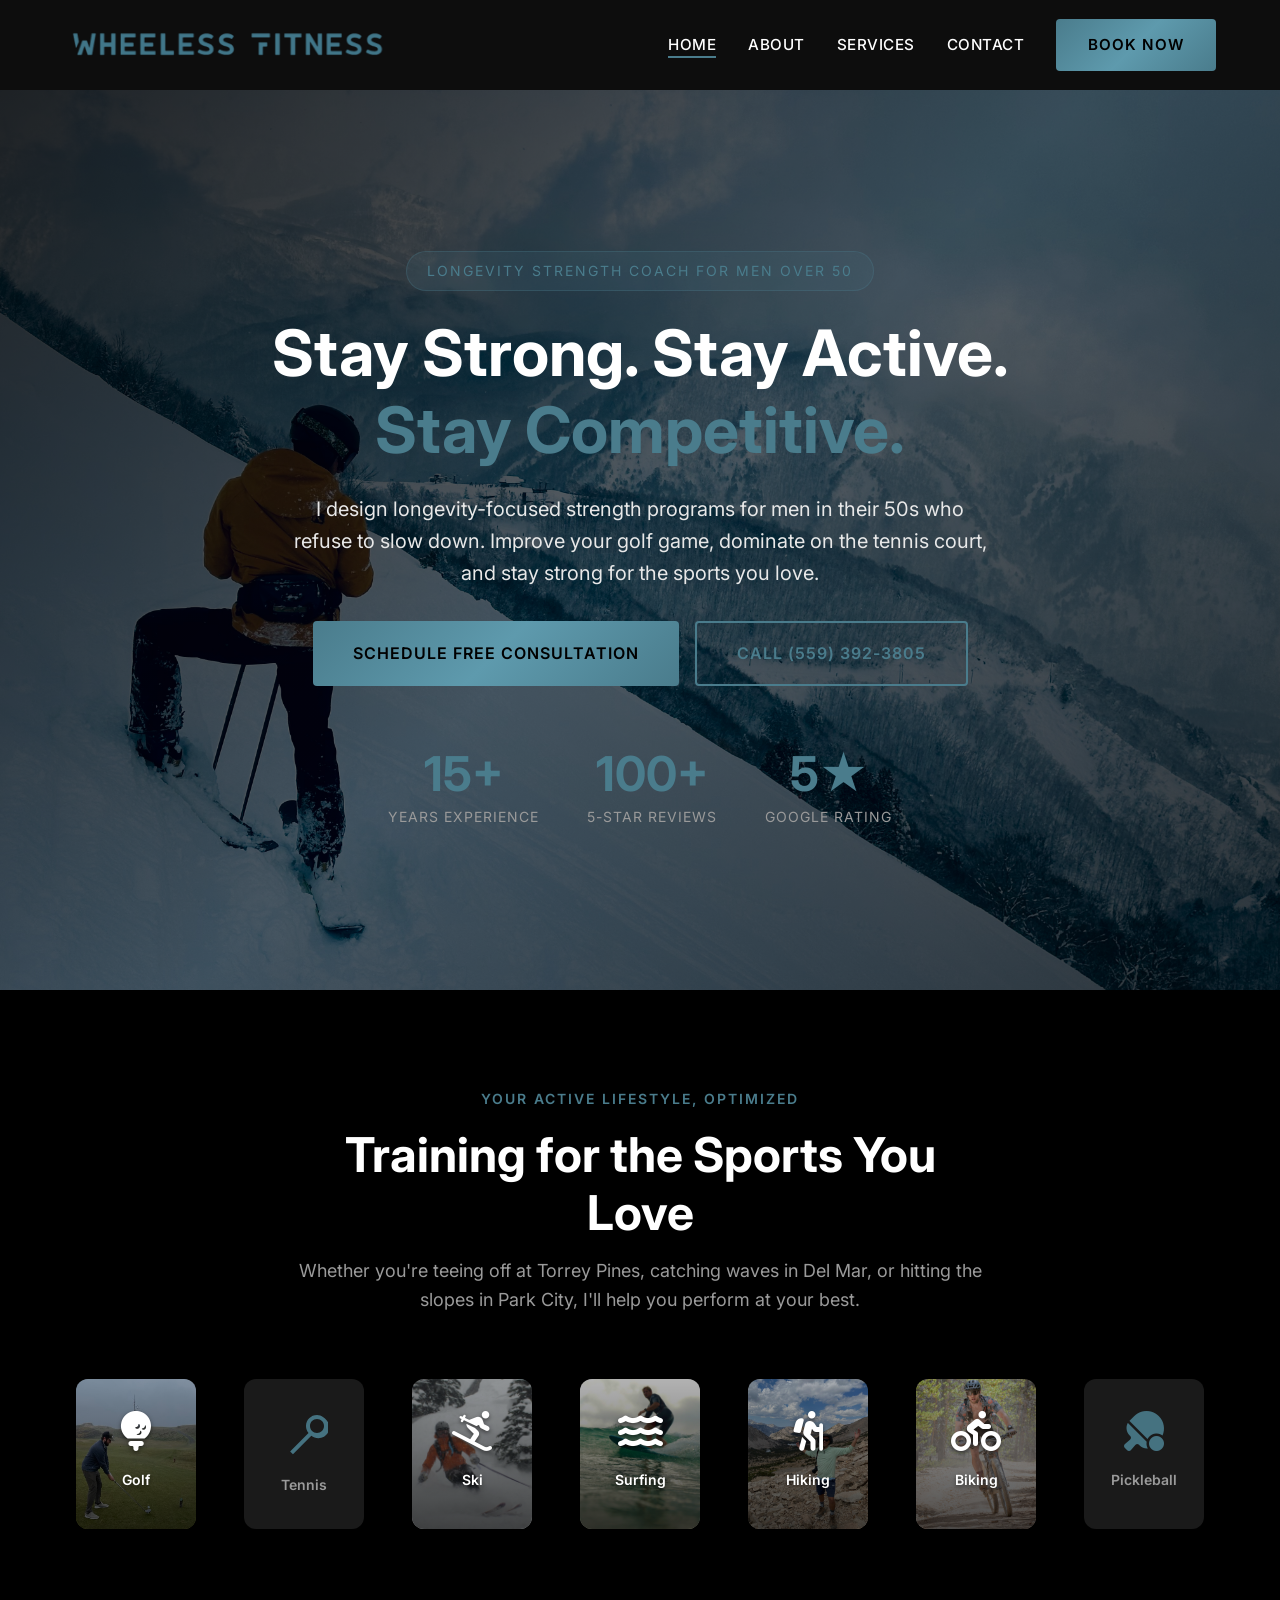
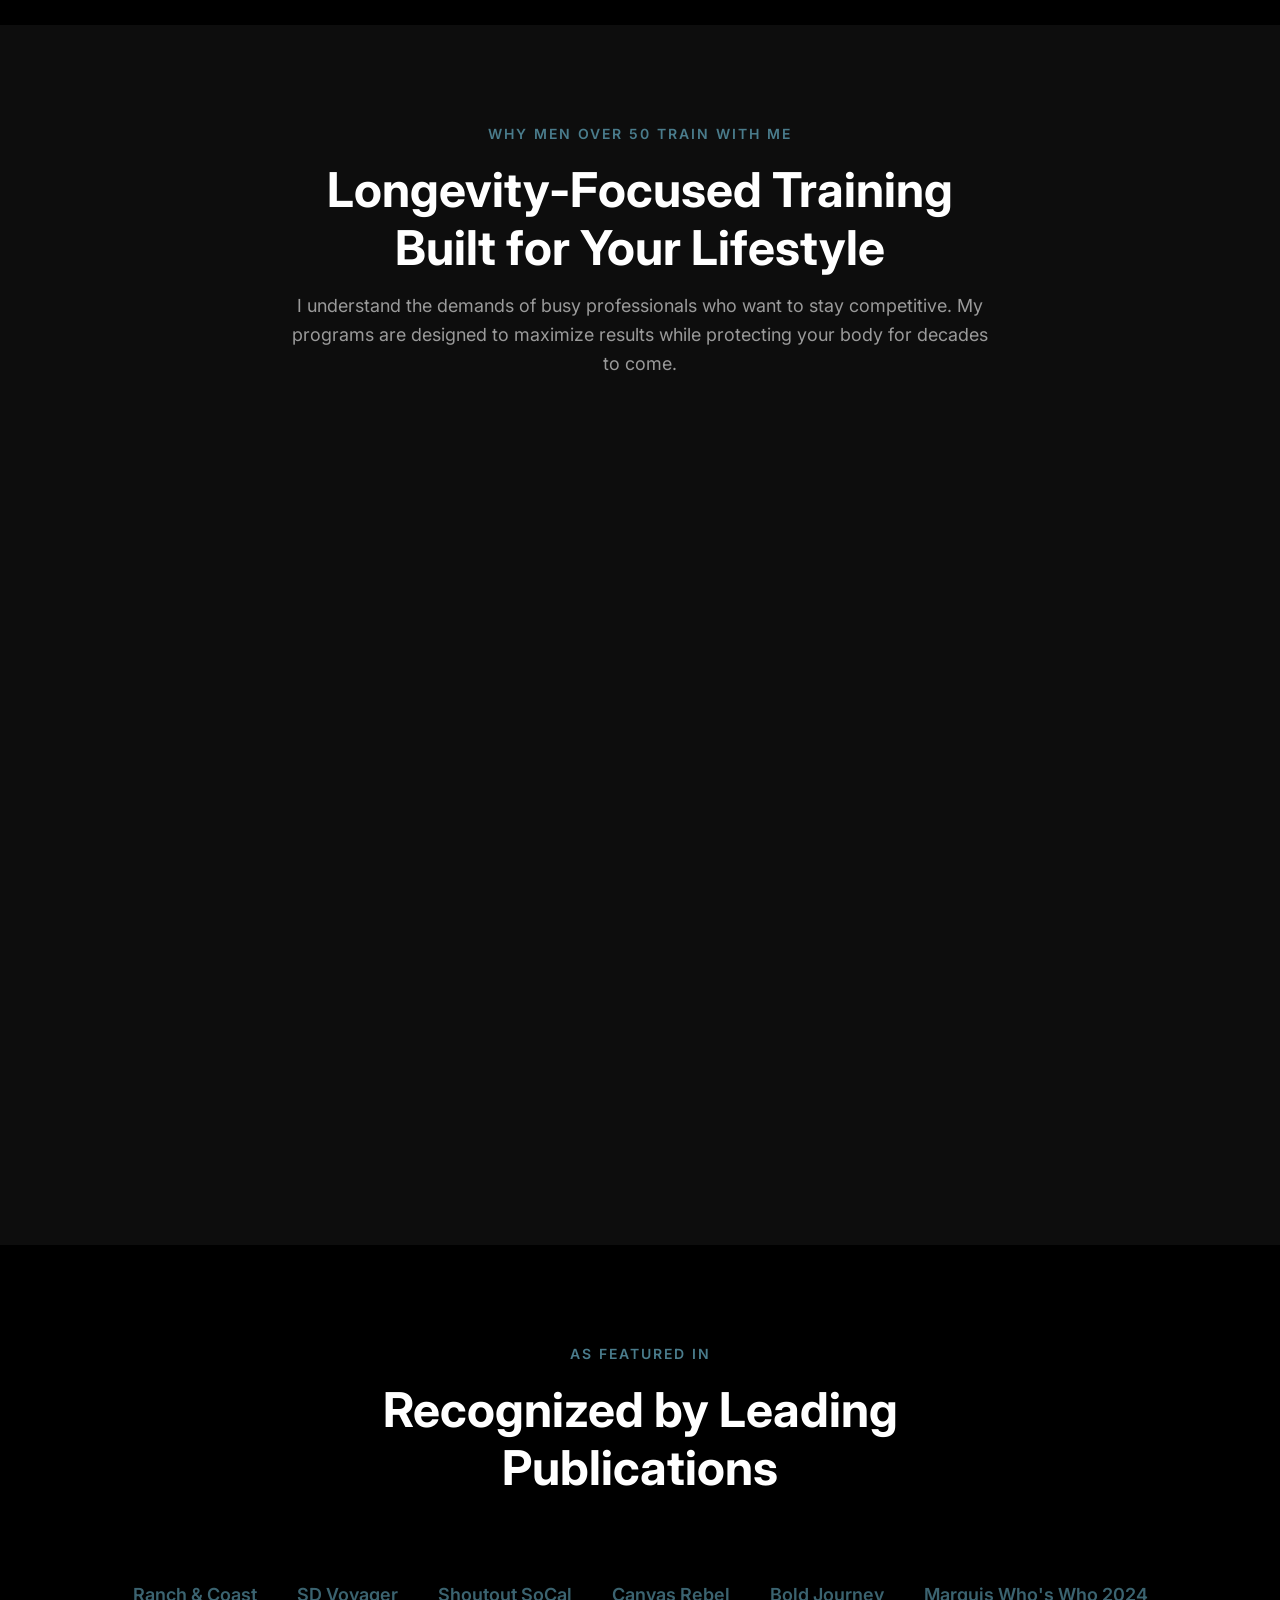
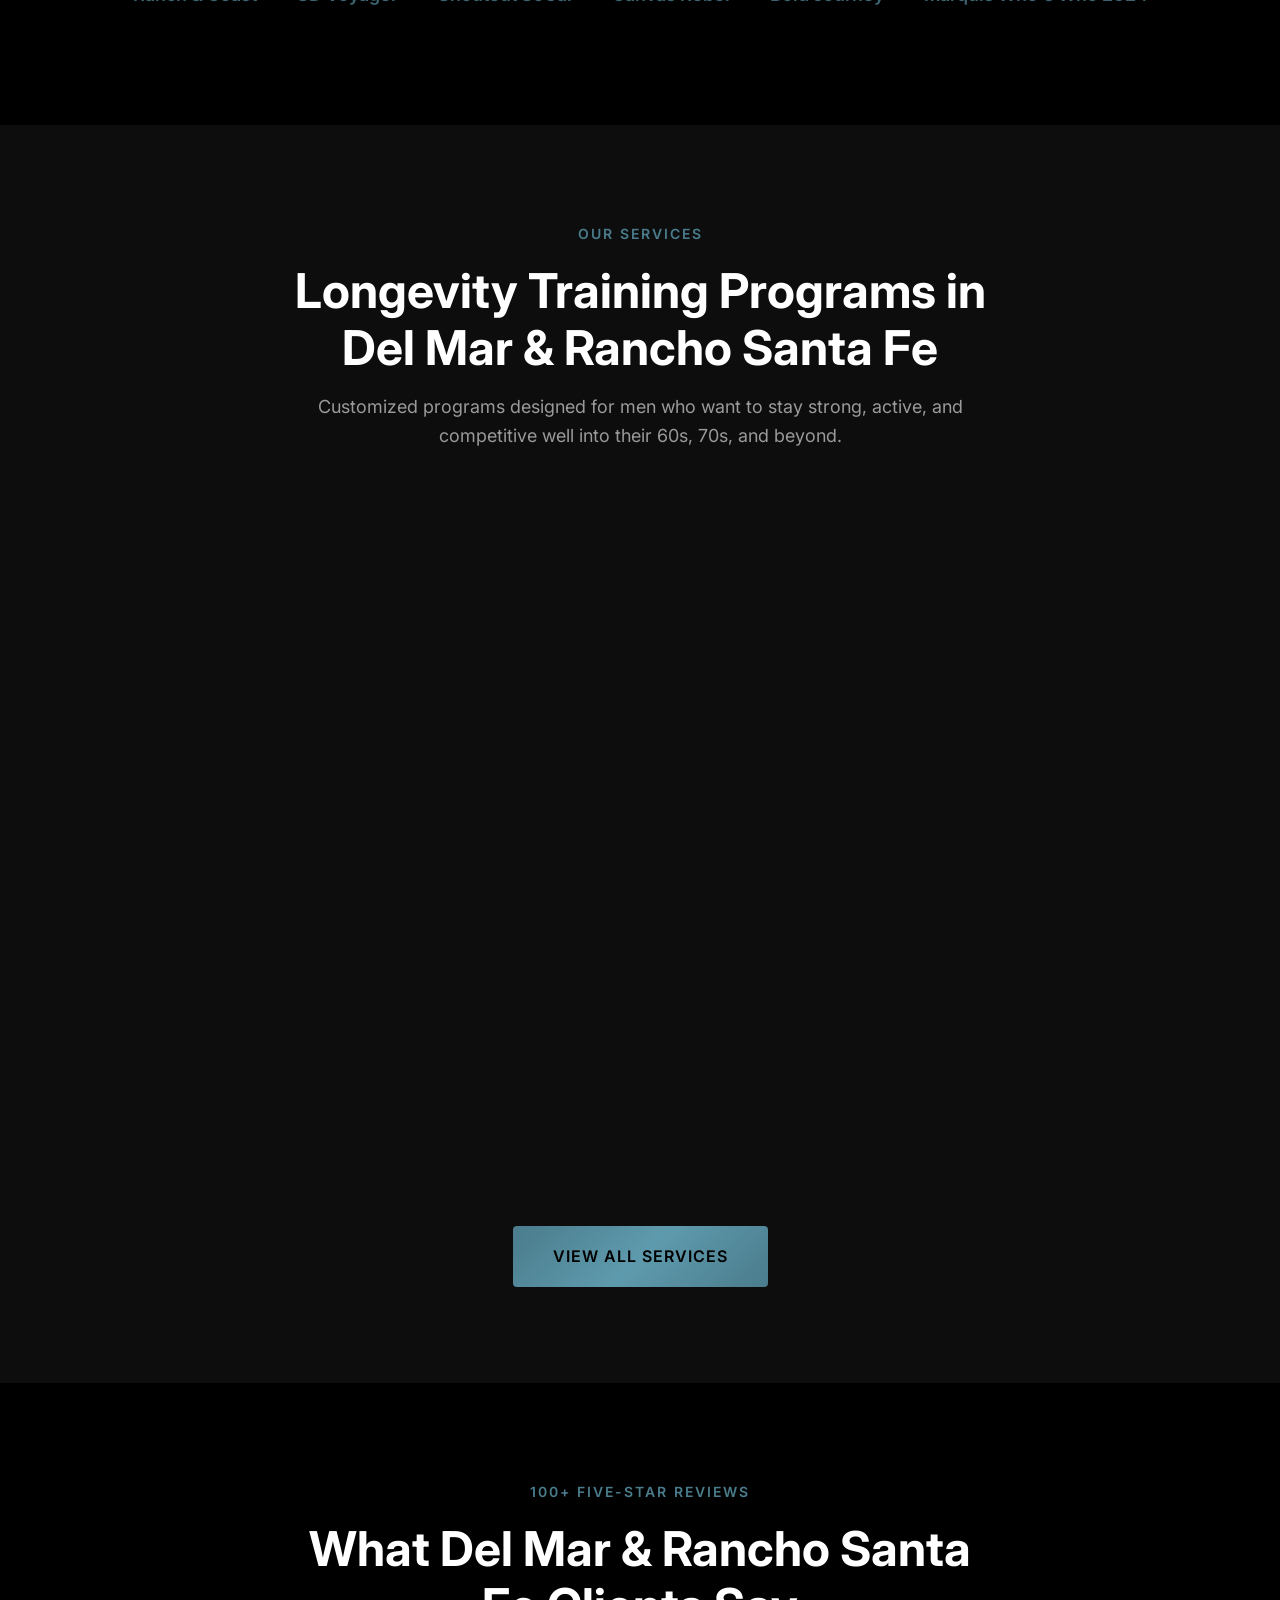
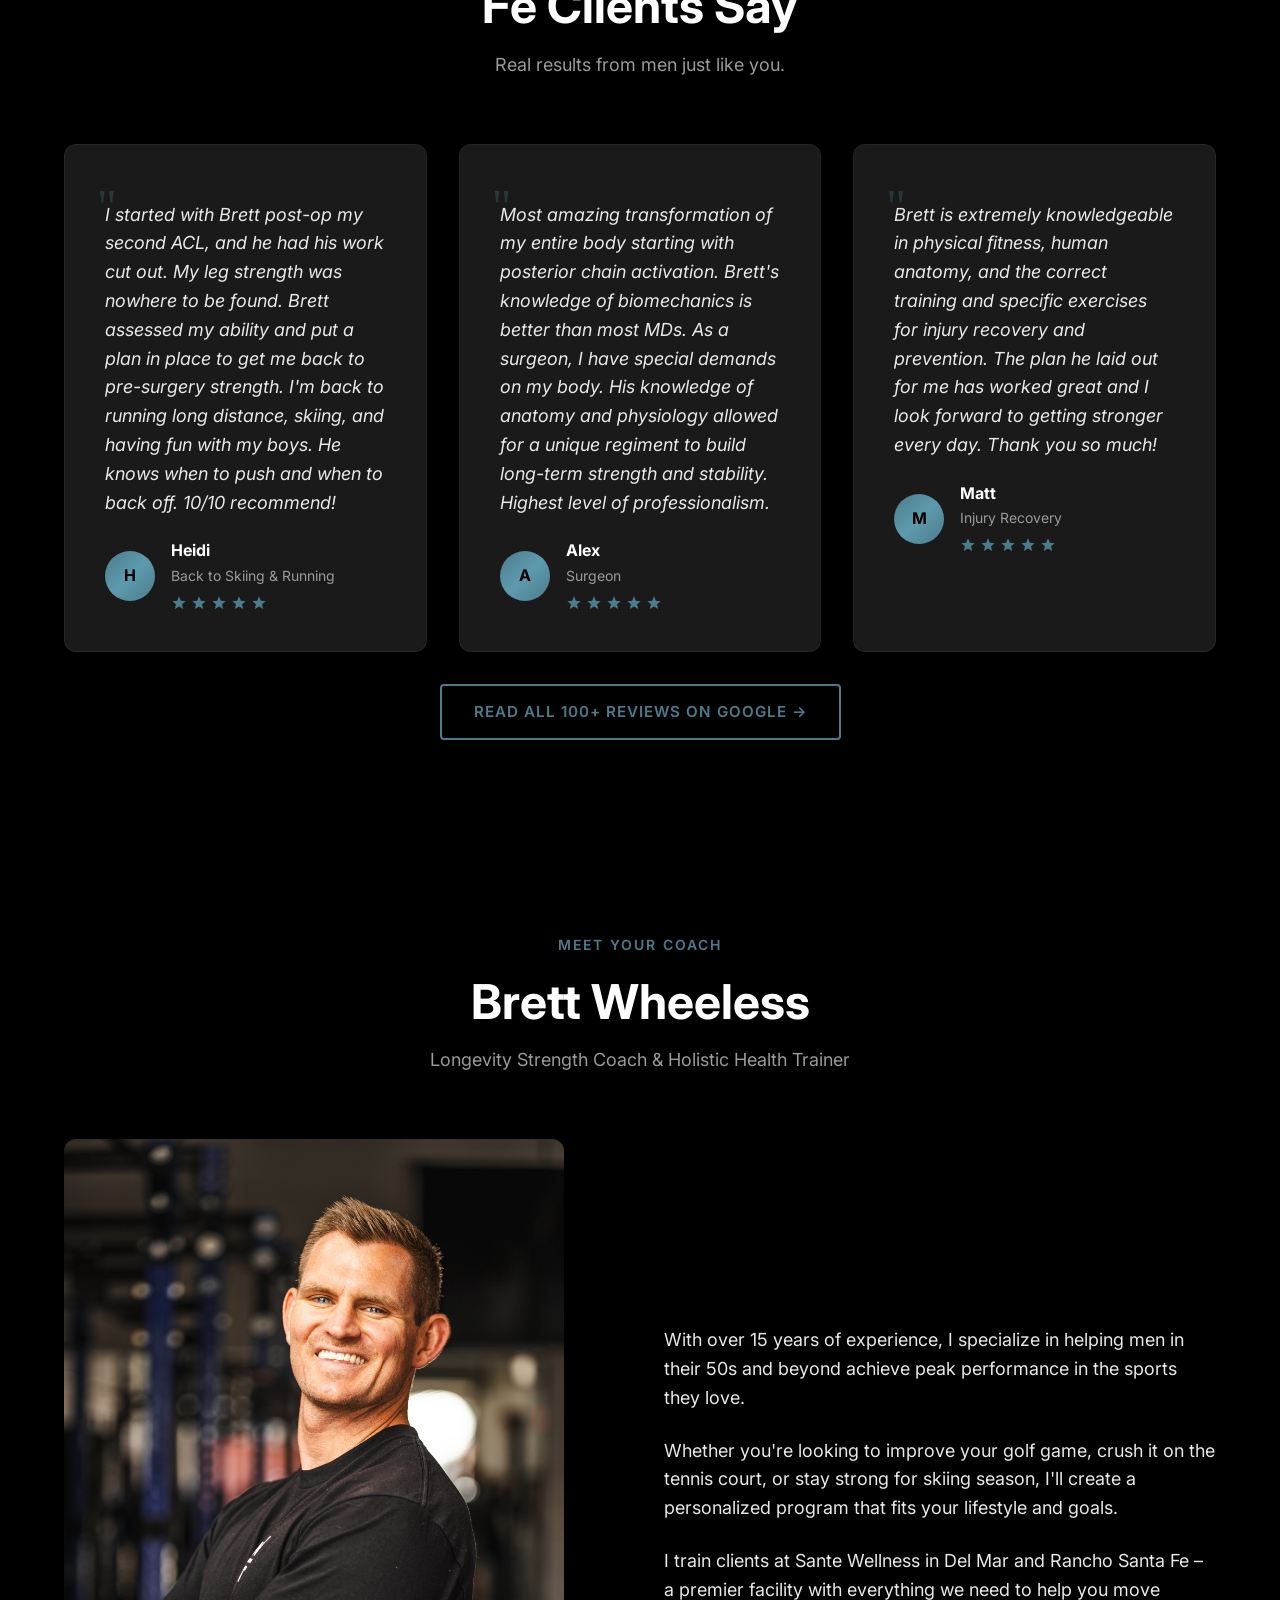
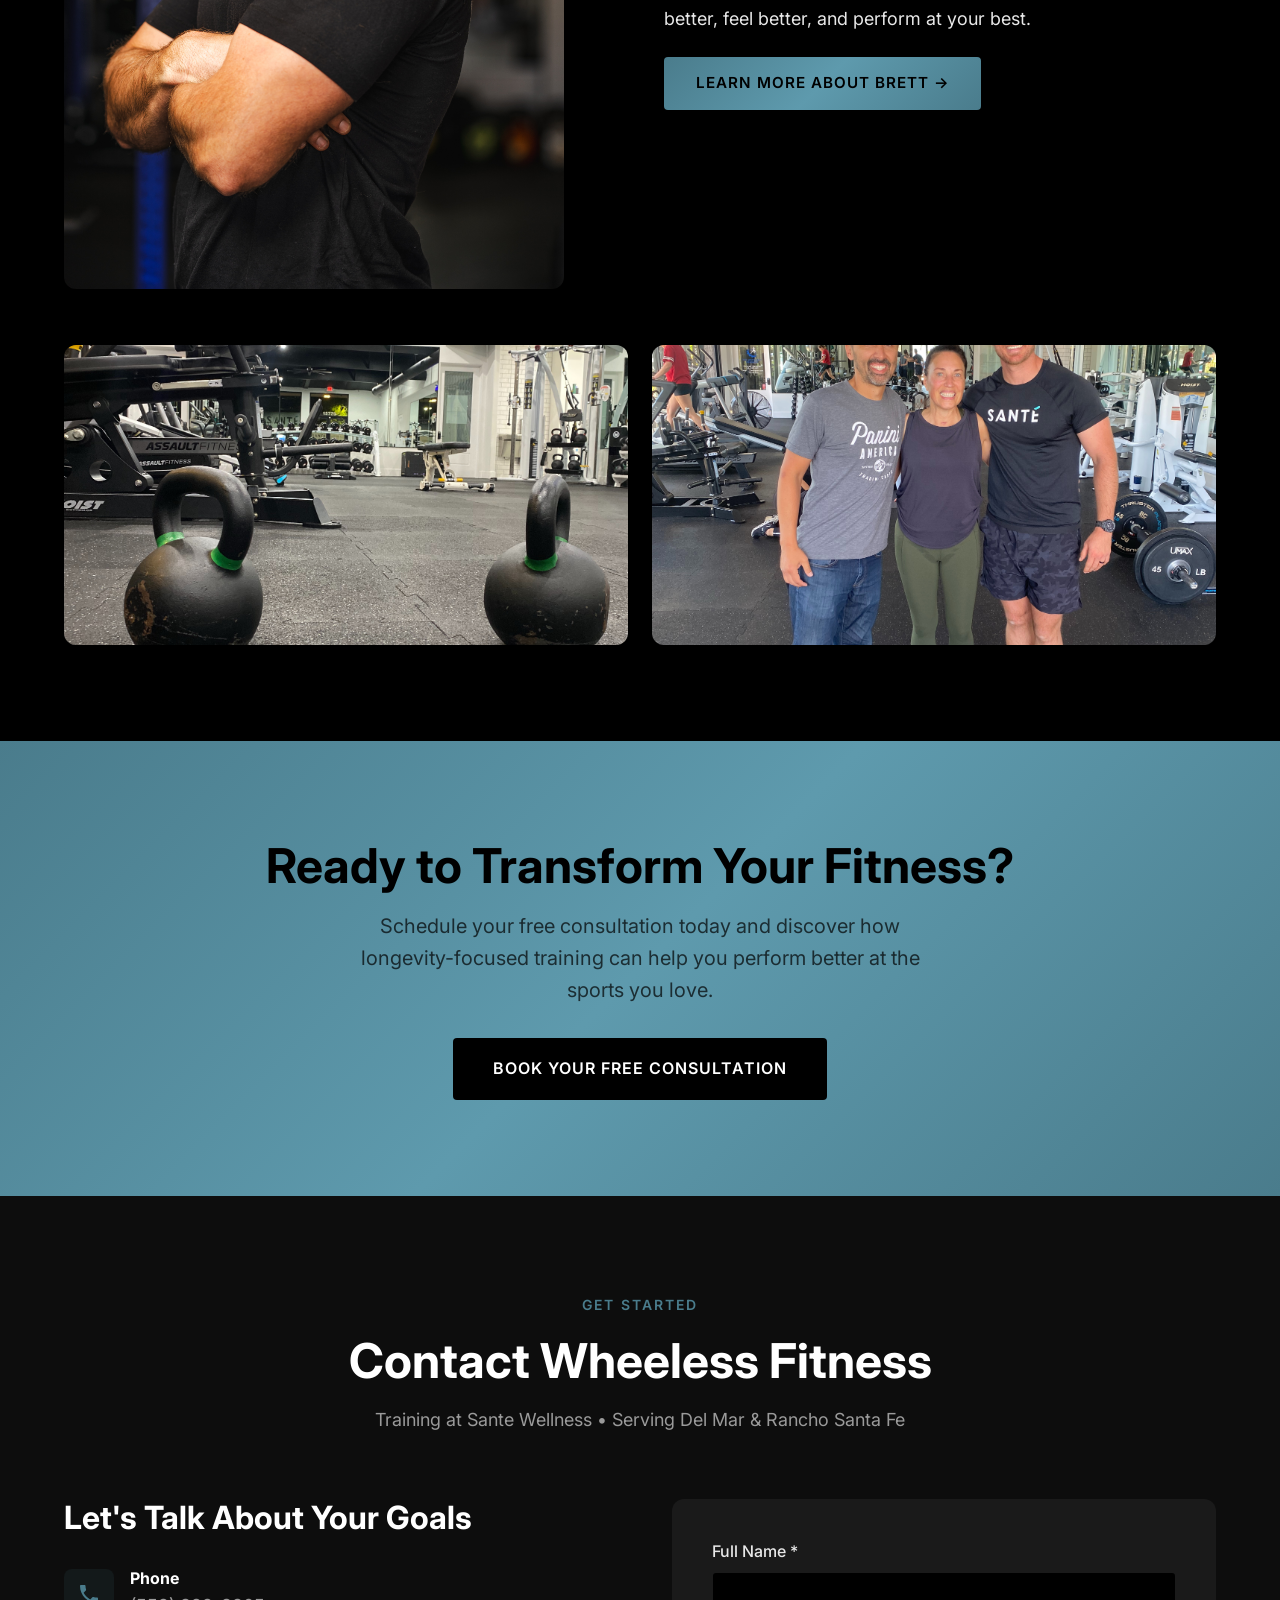
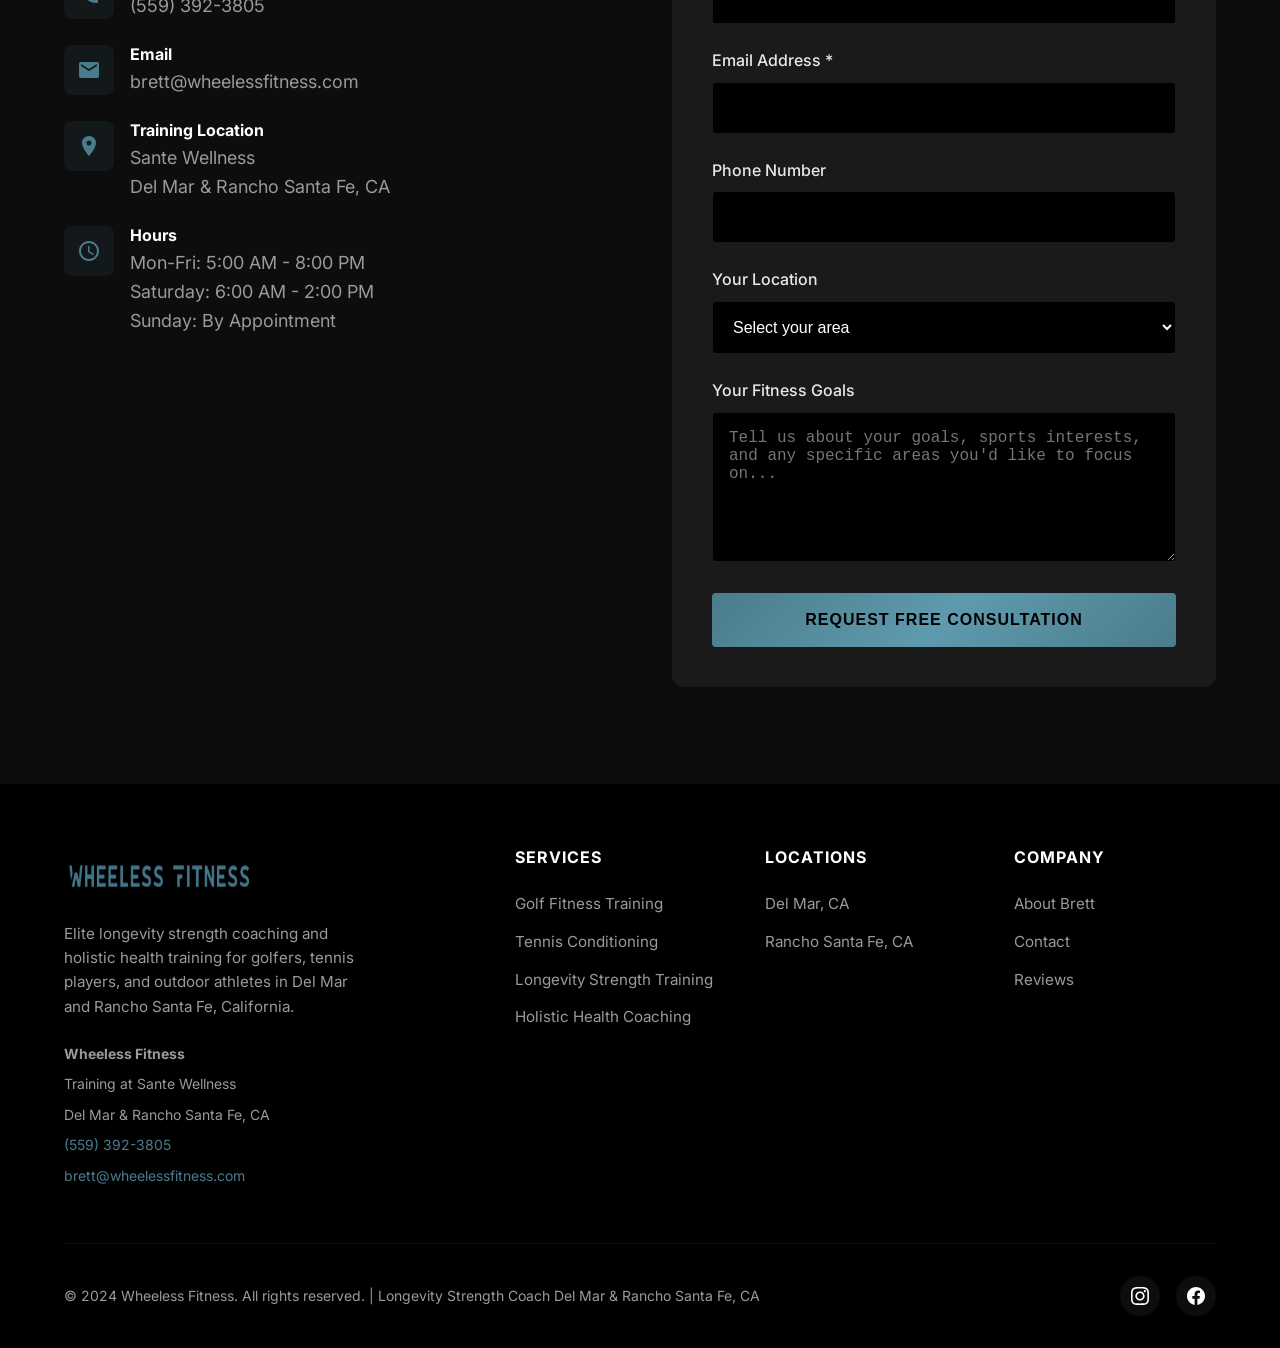
<file: index.html>
<!DOCTYPE html>
<html lang="en">
<head>
    <meta charset="UTF-8">
    <meta name="viewport" content="width=device-width, initial-scale=1.0">
    <meta http-equiv="X-UA-Compatible" content="IE=edge">
    
    <!-- Primary Meta Tags -->
    <title>Personal Trainer Del Mar & Rancho Santa Fe | Wheeless Fitness | Longevity Strength Coach</title>
    <meta name="title" content="Personal Trainer Del Mar & Rancho Santa Fe | Wheeless Fitness | Longevity Strength Coach">
    <meta name="description" content="Elite longevity strength coach and holistic health trainer in Del Mar and Rancho Santa Fe. Specialized training for golfers, tennis players, skiers & outdoor athletes. Training at Sante Wellness. Call (559) 392-3805.">
    <meta name="keywords" content="longevity strength coach Del Mar, holistic health trainer Rancho Santa Fe, personal trainer Del Mar, golf fitness training San Diego, strength training men over 40, tennis fitness training, ski fitness, executive fitness Del Mar, Sante Wellness trainer">
    <meta name="author" content="Wheeless Fitness">
    <meta name="robots" content="index, follow">
    
    <!-- Open Graph / Facebook -->
    <meta property="og:type" content="website">
    <meta property="og:url" content="https://www.wheelessfitness.com/">
    <meta property="og:title" content="Longevity Strength Coach Del Mar & Rancho Santa Fe | Wheeless Fitness">
    <meta property="og:description" content="Elite longevity strength coaching and holistic health training for golfers, tennis players & outdoor athletes in Del Mar and Rancho Santa Fe.">
    <meta property="og:image" content="https://iambarabbas.github.io/wheeless-fitness-rebuild/images/hero-bg.jpg">
    <meta property="og:locale" content="en_US">
    <meta property="og:site_name" content="Wheeless Fitness">

    <!-- Twitter -->
    <meta property="twitter:card" content="summary_large_image">
    <meta property="twitter:url" content="https://www.wheelessfitness.com/">
    <meta property="twitter:title" content="Longevity Strength Coach Del Mar & Rancho Santa Fe | Wheeless Fitness">
    <meta property="twitter:description" content="Elite longevity strength coaching for golfers, tennis players & outdoor athletes in Del Mar and Rancho Santa Fe.">
    <meta property="twitter:image" content="https://iambarabbas.github.io/wheeless-fitness-rebuild/images/hero-bg.jpg">

    <!-- Geo Tags -->
    <meta name="geo.region" content="US-CA">
    <meta name="geo.placename" content="Del Mar, Rancho Santa Fe">
    <meta name="geo.position" content="32.9595;-117.2653">
    <meta name="ICBM" content="32.9595, -117.2653">

    <!-- Canonical -->
    <link rel="canonical" href="https://www.wheelessfitness.com/">

    <!-- Favicon -->
    <link rel="icon" type="image/jpeg" href="images/favicon.jpg">
    <link rel="apple-touch-icon" href="images/favicon.jpg">

    <!-- Fonts -->
    <link rel="preconnect" href="https://fonts.googleapis.com">
    <link rel="preconnect" href="https://fonts.gstatic.com" crossorigin>
    <link href="https://fonts.googleapis.com/css2?family=Inter:wght@400;500;600;700&display=swap" rel="stylesheet">

    <!-- Font Awesome Icons -->
    <link rel="stylesheet" href="https://cdnjs.cloudflare.com/ajax/libs/font-awesome/6.5.1/css/all.min.css">
    
    <!-- Styles -->
    <link rel="stylesheet" href="css/style.css">

    <!-- Schema.org LocalBusiness Markup -->
    <script type="application/ld+json">
    {
        "@context": "https://schema.org",
        "@type": "LocalBusiness",
        "@id": "https://www.wheelessfitness.com/#business",
        "name": "Wheeless Fitness",
        "alternateName": "Wheeless Fitness Personal Training",
        "description": "Elite longevity strength coaching and holistic health training in Del Mar and Rancho Santa Fe, California. Specialized fitness programs for golfers, tennis players, skiers, and outdoor athletes. Training at Sante Wellness.",
        "url": "https://www.wheelessfitness.com",
        "telephone": "(559) 392-3805",
        "email": "brett@wheelessfitness.com",
        "image": "https://iambarabbas.github.io/wheeless-fitness-rebuild/images/hero-bg.jpg",
        "logo": "https://iambarabbas.github.io/wheeless-fitness-rebuild/images/logo.png",
        "priceRange": "$$$",
        "address": [
            {
                "@type": "PostalAddress",
                "streetAddress": "Del Mar",
                "addressLocality": "Del Mar",
                "addressRegion": "CA",
                "postalCode": "92014",
                "addressCountry": "US"
            },
            {
                "@type": "PostalAddress",
                "streetAddress": "Rancho Santa Fe",
                "addressLocality": "Rancho Santa Fe",
                "addressRegion": "CA",
                "postalCode": "92067",
                "addressCountry": "US"
            }
        ],
        "geo": {
            "@type": "GeoCoordinates",
            "latitude": 32.9595,
            "longitude": -117.2653
        },
        "areaServed": [
            {
                "@type": "City",
                "name": "Del Mar",
                "sameAs": "https://en.wikipedia.org/wiki/Del_Mar,_California"
            },
            {
                "@type": "City",
                "name": "Rancho Santa Fe",
                "sameAs": "https://en.wikipedia.org/wiki/Rancho_Santa_Fe,_California"
            }
        ],
        "openingHoursSpecification": [
            {
                "@type": "OpeningHoursSpecification",
                "dayOfWeek": ["Monday", "Tuesday", "Wednesday", "Thursday", "Friday"],
                "opens": "05:00",
                "closes": "20:00"
            },
            {
                "@type": "OpeningHoursSpecification",
                "dayOfWeek": ["Saturday"],
                "opens": "06:00",
                "closes": "14:00"
            }
        ],
        "sameAs": [
            "https://www.instagram.com/wheelessfitness",
            "https://www.facebook.com/wheelessfitness"
        ],
        "founder": {
            "@type": "Person",
            "name": "Brett Wheeless",
            "jobTitle": "Longevity Strength Coach & Holistic Health Trainer"
        },
        "aggregateRating": {
            "@type": "AggregateRating",
            "ratingValue": "5",
            "reviewCount": "100"
        },
        "hasOfferCatalog": {
            "@type": "OfferCatalog",
            "name": "Personal Training Services",
            "itemListElement": [
                {
                    "@type": "Offer",
                    "itemOffered": {
                        "@type": "Service",
                        "name": "Golf Fitness Training",
                        "description": "Specialized training to improve golf performance, increase driving distance, and prevent injuries."
                    }
                },
                {
                    "@type": "Offer",
                    "itemOffered": {
                        "@type": "Service",
                        "name": "Longevity Strength Coaching",
                        "description": "Holistic health and longevity-focused training at Sante Wellness in Del Mar and Rancho Santa Fe."
                    }
                },
                {
                    "@type": "Offer",
                    "itemOffered": {
                        "@type": "Service",
                        "name": "Strength Training for Men Over 40",
                        "description": "Age-appropriate strength and conditioning programs designed for men in their 40s, 50s, and beyond."
                    }
                }
            ]
        }
    }
    </script>

    <!-- Person Schema for Brett Wheeless -->
    <script type="application/ld+json">
    {
        "@context": "https://schema.org",
        "@type": "Person",
        "name": "Brett Wheeless",
        "jobTitle": "Longevity Strength Coach & Holistic Health Trainer",
        "worksFor": {
            "@type": "LocalBusiness",
            "name": "Wheeless Fitness"
        },
        "description": "Elite longevity strength coach specializing in golf fitness, tennis conditioning, ski performance, and holistic health training for men over 40 in Del Mar and Rancho Santa Fe, California.",
        "knowsAbout": ["Personal Training", "Longevity", "Holistic Health", "Golf Fitness", "Strength Training", "Functional Fitness", "Sports Performance"]
    }
    </script>

    <!-- Service Schema -->
    <script type="application/ld+json">
    {
        "@context": "https://schema.org",
        "@type": "Service",
        "serviceType": "Personal Training",
        "provider": {
            "@type": "LocalBusiness",
            "name": "Wheeless Fitness"
        },
        "areaServed": {
            "@type": "GeoCircle",
            "geoMidpoint": {
                "@type": "GeoCoordinates",
                "latitude": 32.9595,
                "longitude": -117.2653
            },
            "geoRadius": "15 mi"
        },
        "description": "Premium longevity strength coaching and holistic health training for golf, tennis, skiing, and outdoor sports performance in Del Mar and Rancho Santa Fe, CA.",
        "offers": {
            "@type": "Offer",
            "availability": "https://schema.org/InStock",
            "priceSpecification": {
                "@type": "PriceSpecification",
                "priceCurrency": "USD"
            }
        }
    }
    </script>
</head>
<body>
    <!-- NAP Bar -->
    <div class="nap-bar">
        <div class="container">
            <div class="nap-info">
                <div class="nap-item">
                    <svg xmlns="http://www.w3.org/2000/svg" viewBox="0 0 24 24"><path d="M12 2C8.13 2 5 5.13 5 9c0 5.25 7 13 7 13s7-7.75 7-13c0-3.87-3.13-7-7-7zm0 9.5c-1.38 0-2.5-1.12-2.5-2.5s1.12-2.5 2.5-2.5 2.5 1.12 2.5 2.5-1.12 2.5-2.5 2.5z"/></svg>
                    <span>Del Mar & Rancho Santa Fe, CA</span>
                </div>
                <div class="nap-item">
                    <svg xmlns="http://www.w3.org/2000/svg" viewBox="0 0 24 24"><path d="M6.62 10.79c1.44 2.83 3.76 5.14 6.59 6.59l2.2-2.2c.27-.27.67-.36 1.02-.24 1.12.37 2.33.57 3.57.57.55 0 1 .45 1 1V20c0 .55-.45 1-1 1-9.39 0-17-7.61-17-17 0-.55.45-1 1-1h3.5c.55 0 1 .45 1 1 0 1.25.2 2.45.57 3.57.11.35.03.74-.25 1.02l-2.2 2.2z"/></svg>
                    <a href="tel:+15593923805">(559) 392-3805</a>
                </div>
                <div class="nap-item">
                    <svg xmlns="http://www.w3.org/2000/svg" viewBox="0 0 24 24"><path d="M20 4H4c-1.1 0-1.99.9-1.99 2L2 18c0 1.1.9 2 2 2h16c1.1 0 2-.9 2-2V6c0-1.1-.9-2-2-2zm0 4l-8 5-8-5V6l8 5 8-5v2z"/></svg>
                    <a href="mailto:brett@wheelessfitness.com">brett@wheelessfitness.com</a>
                </div>
            </div>
        </div>
    </div>

    <!-- Header -->
    <header>
        <div class="header-main">
            <div class="container">
                <a href="index.html" class="logo">
                    <img src="images/logo.png" alt="Wheeless Fitness - Longevity Strength Coach Del Mar Rancho Santa Fe" width="188" height="29">
                </a>
                <nav>
                    <ul id="nav-menu">
                        <li><a href="index.html" class="active">Home</a></li>
                        <li><a href="about.html">About</a></li>
                        <li><a href="services.html">Services</a></li>
                        <li><a href="contact.html">Contact</a></li>
                        <li><a href="#contact" class="btn btn-primary">Book Now</a></li>
                    </ul>
                </nav>
                <button class="mobile-toggle" aria-label="Toggle menu" id="mobile-toggle">
                    <span></span>
                    <span></span>
                    <span></span>
                </button>
            </div>
        </div>
    </header>

    <!-- Hero Section -->
    <section class="hero">
        <div class="hero-bg">
            <img src="images/skiing-backcountry.jpg" alt="Brett Wheeless skiing backcountry" width="2500" height="1628" loading="eager" style="object-position: center 40%;">
        </div>
        <div class="hero-overlay"></div>
        <div class="hero-content">
            <span class="hero-badge">Longevity Strength Coach for Men Over 50</span>
            <h1>Stay Strong. Stay Active. <span class="highlight">Stay Competitive.</span></h1>
            <p>I design longevity-focused strength programs for men in their 50s who refuse to slow down. Improve your golf game, dominate on the tennis court, and stay strong for the sports you love.</p>
            <div class="hero-ctas">
                <a href="#contact" class="btn btn-primary btn-large">Schedule Free Consultation</a>
                <a href="tel:+15593923805" class="btn btn-outline btn-large">Call (559) 392-3805</a>
            </div>
            <div class="hero-stats">
                <div class="stat">
                    <div class="stat-number">15+</div>
                    <div class="stat-label">Years Experience</div>
                </div>
                <div class="stat">
                    <div class="stat-number">100+</div>
                    <div class="stat-label">5-Star Reviews</div>
                </div>
                <div class="stat">
                    <div class="stat-number">5★</div>
                    <div class="stat-label">Google Rating</div>
                </div>
            </div>
        </div>
    </section>

    <!-- Sports We Train For -->
    <section class="bg-darker">
        <div class="container">
            <div class="section-header">
                <span class="section-badge">Your Active Lifestyle, Optimized</span>
                <h2>Training for the Sports You Love</h2>
                <p>Whether you're teeing off at Torrey Pines, catching waves in Del Mar, or hitting the slopes in Park City, I'll help you perform at your best.</p>
            </div>
            <div class="sports-grid">
                <div class="sport-item" style="background-image: url('images/sport-golf.jpg'); background-size: cover; background-position: center;">
                    <i class="fa-solid fa-golf-ball-tee"></i>
                    <span>Golf</span>
                </div>
                <div class="sport-item">
                    <svg xmlns="http://www.w3.org/2000/svg" viewBox="0 0 24 24" fill="currentColor" style="width: 48px; height: 48px;"><path d="M18.5 2C15.46 2 13 4.46 13 7.5c0 1.33.47 2.55 1.26 3.5l-9.19 9.19 1.41 1.41 9.19-9.19c.95.79 2.17 1.26 3.5 1.26 3.04 0 5.5-2.46 5.5-5.5S21.54 2 18.5 2zm0 9c-1.93 0-3.5-1.57-3.5-3.5S16.57 4 18.5 4 22 5.57 22 7.5 20.43 11 18.5 11z"/></svg>
                    <span>Tennis</span>
                </div>
                <div class="sport-item" style="background-image: url('images/sport-skiing.jpg'); background-size: cover; background-position: center;">
                    <i class="fa-solid fa-person-skiing"></i>
                    <span>Ski</span>
                </div>
                <div class="sport-item" style="background-image: url('images/sport-surfing.jpg'); background-size: cover; background-position: center;">
                    <i class="fa-solid fa-water"></i>
                    <span>Surfing</span>
                </div>
                <div class="sport-item" style="background-image: url('images/sport-hiking.jpg'); background-size: cover; background-position: center;">
                    <i class="fa-solid fa-person-hiking"></i>
                    <span>Hiking</span>
                </div>
                <div class="sport-item" style="background-image: url('images/sport-biking.jpg'); background-size: cover; background-position: center;">
                    <i class="fa-solid fa-person-biking"></i>
                    <span>Biking</span>
                </div>
                <div class="sport-item">
                    <i class="fa-solid fa-table-tennis-paddle-ball"></i>
                    <span>Pickleball</span>
                </div>
            </div>
        </div>
    </section>

    <!-- Why Choose Us -->
    <section>
        <div class="container">
            <div class="section-header">
                <span class="section-badge">Why Men Over 50 Train With Me</span>
                <h2>Longevity-Focused Training Built for Your Lifestyle</h2>
                <p>I understand the demands of busy professionals who want to stay competitive. My programs are designed to maximize results while protecting your body for decades to come.</p>
            </div>
            <div class="features-grid">
                <div class="feature-card">
                    <div class="feature-icon">
                        <svg xmlns="http://www.w3.org/2000/svg" viewBox="0 0 24 24"><path d="M12 3L1 9l4 2.18v6L12 21l7-3.82v-6l2-1.09V17h2V9L12 3zm6.82 6L12 12.72 5.18 9 12 5.28 18.82 9zM17 15.99l-5 2.73-5-2.73v-3.72L12 15l5-2.73v3.72z"/></svg>
                    </div>
                    <h3>Sport-Specific Training</h3>
                    <p>Programs designed specifically for golf, tennis, skiing, surfing, and other outdoor sports you're passionate about.</p>
                </div>
                <div class="feature-card">
                    <div class="feature-icon">
                        <svg xmlns="http://www.w3.org/2000/svg" viewBox="0 0 24 24"><path d="M12 2C6.48 2 2 6.48 2 12s4.48 10 10 10 10-4.48 10-10S17.52 2 12 2zm-2 15l-5-5 1.41-1.41L10 14.17l7.59-7.59L19 8l-9 9z"/></svg>
                    </div>
                    <h3>Longevity-Focused Methods</h3>
                    <p>Smart training strategies for men over 40 that build strength while protecting joints and promoting long-term health.</p>
                </div>
                <div class="feature-card">
                    <div class="feature-icon">
                        <svg xmlns="http://www.w3.org/2000/svg" viewBox="0 0 24 24"><path d="M12 2l-5.5 9h11z"/><circle cx="17.5" cy="17.5" r="4.5"/><path d="M3 13.5h8v8H3z"/></svg>
                    </div>
                    <h3>Training at Sante Wellness</h3>
                    <p>Train at the premier Sante Wellness facility in Del Mar and Rancho Santa Fe with top-of-the-line equipment.</p>
                </div>
                <div class="feature-card">
                    <div class="feature-icon">
                        <svg xmlns="http://www.w3.org/2000/svg" viewBox="0 0 24 24"><path d="M11.99 2C6.47 2 2 6.48 2 12s4.47 10 9.99 10C17.52 22 22 17.52 22 12S17.52 2 11.99 2zM12 20c-4.42 0-8-3.58-8-8s3.58-8 8-8 8 3.58 8 8-3.58 8-8 8zm.5-13H11v6l5.25 3.15.75-1.23-4.5-2.67z"/></svg>
                    </div>
                    <h3>Flexible Scheduling</h3>
                    <p>Early morning, lunch, or evening sessions. We work around your busy executive schedule.</p>
                </div>
                <div class="feature-card">
                    <div class="feature-icon">
                        <svg xmlns="http://www.w3.org/2000/svg" viewBox="0 0 24 24"><path d="M12 21.35l-1.45-1.32C5.4 15.36 2 12.28 2 8.5 2 5.42 4.42 3 7.5 3c1.74 0 3.41.81 4.5 2.09C13.09 3.81 14.76 3 16.5 3 19.58 3 22 5.42 22 8.5c0 3.78-3.4 6.86-8.55 11.54L12 21.35z"/></svg>
                    </div>
                    <h3>Holistic Health Approach</h3>
                    <p>Comprehensive wellness that addresses fitness, nutrition, recovery, and lifestyle for optimal health.</p>
                </div>
                <div class="feature-card">
                    <div class="feature-icon">
                        <svg xmlns="http://www.w3.org/2000/svg" viewBox="0 0 24 24"><path d="M12 1L3 5v6c0 5.55 3.84 10.74 9 12 5.16-1.26 9-6.45 9-12V5l-9-4zm0 10.99h7c-.53 4.12-3.28 7.79-7 8.94V12H5V6.3l7-3.11v8.8z"/></svg>
                    </div>
                    <h3>Injury Prevention</h3>
                    <p>Proactive approach to keeping you healthy, mobile, and active for decades to come.</p>
                </div>
            </div>
        </div>
    </section>

    <!-- As Featured In -->
    <section class="bg-darker">
        <div class="container">
            <div class="section-header">
                <span class="section-badge">As Featured In</span>
                <h2>Recognized by Leading Publications</h2>
            </div>
            <div class="press-logos" style="display: flex; flex-wrap: wrap; justify-content: center; align-items: center; gap: 40px; padding: 20px 0;">
                <div class="press-item" style="text-align: center; opacity: 0.8;">
                    <span style="font-size: 18px; font-weight: 600; color: #4A7C8C;">Ranch & Coast</span>
                </div>
                <div class="press-item" style="text-align: center; opacity: 0.8;">
                    <span style="font-size: 18px; font-weight: 600; color: #4A7C8C;">SD Voyager</span>
                </div>
                <div class="press-item" style="text-align: center; opacity: 0.8;">
                    <span style="font-size: 18px; font-weight: 600; color: #4A7C8C;">Shoutout SoCal</span>
                </div>
                <div class="press-item" style="text-align: center; opacity: 0.8;">
                    <span style="font-size: 18px; font-weight: 600; color: #4A7C8C;">Canvas Rebel</span>
                </div>
                <div class="press-item" style="text-align: center; opacity: 0.8;">
                    <span style="font-size: 18px; font-weight: 600; color: #4A7C8C;">Bold Journey</span>
                </div>
                <div class="press-item" style="text-align: center; opacity: 0.8;">
                    <span style="font-size: 18px; font-weight: 600; color: #4A7C8C;">Marquis Who's Who 2024</span>
                </div>
            </div>
        </div>
    </section>

    <!-- Services Preview -->
    <section>
        <div class="container">
            <div class="section-header">
                <span class="section-badge">Our Services</span>
                <h2>Longevity Training Programs in Del Mar & Rancho Santa Fe</h2>
                <p>Customized programs designed for men who want to stay strong, active, and competitive well into their 60s, 70s, and beyond.</p>
            </div>
            <div class="services-grid">
                <div class="service-card">
                    <div class="service-image" style="background-image: url('images/sport-golf.jpg'); background-size: cover; background-position: center; min-height: 200px; border-radius: 8px;">
                    </div>
                    <div class="service-content">
                        <h3>Golf Fitness Training</h3>
                        <p>Improve your driving distance, prevent back pain, and play your best golf well into your 60s and beyond.</p>
                        <ul>
                            <li><svg xmlns="http://www.w3.org/2000/svg" viewBox="0 0 24 24"><path d="M9 16.17L4.83 12l-1.42 1.41L9 19 21 7l-1.41-1.41z"/></svg>Rotational power development</li>
                            <li><svg xmlns="http://www.w3.org/2000/svg" viewBox="0 0 24 24"><path d="M9 16.17L4.83 12l-1.42 1.41L9 19 21 7l-1.41-1.41z"/></svg>Hip mobility & flexibility</li>
                            <li><svg xmlns="http://www.w3.org/2000/svg" viewBox="0 0 24 24"><path d="M9 16.17L4.83 12l-1.42 1.41L9 19 21 7l-1.41-1.41z"/></svg>Core stability for consistent swing</li>
                        </ul>
                        <a href="services.html#golf" class="btn btn-outline">Learn More</a>
                    </div>
                </div>
                <div class="service-card">
                    <div class="service-image" style="background-image: url('images/training-kettlebell.jpg'); background-size: cover; background-position: center; min-height: 200px; border-radius: 8px;">
                    </div>
                    <div class="service-content">
                        <h3>Tennis & Pickleball Conditioning</h3>
                        <p>Develop explosive court speed, powerful serves, and the endurance to dominate every match.</p>
                        <ul>
                            <li><svg xmlns="http://www.w3.org/2000/svg" viewBox="0 0 24 24"><path d="M9 16.17L4.83 12l-1.42 1.41L9 19 21 7l-1.41-1.41z"/></svg>Lateral agility training</li>
                            <li><svg xmlns="http://www.w3.org/2000/svg" viewBox="0 0 24 24"><path d="M9 16.17L4.83 12l-1.42 1.41L9 19 21 7l-1.41-1.41z"/></svg>Shoulder stability & strength</li>
                            <li><svg xmlns="http://www.w3.org/2000/svg" viewBox="0 0 24 24"><path d="M9 16.17L4.83 12l-1.42 1.41L9 19 21 7l-1.41-1.41z"/></svg>Match-day endurance</li>
                        </ul>
                        <a href="services.html#tennis" class="btn btn-outline">Learn More</a>
                    </div>
                </div>
                <div class="service-card">
                    <div class="service-image" style="background-image: url('images/skiing-action.jpg'); background-size: cover; background-position: center; min-height: 200px; border-radius: 8px;">
                    </div>
                    <div class="service-content">
                        <h3>Longevity Strength Training 40+</h3>
                        <p>Smart, sustainable strength programs that build muscle, burn fat, and keep you performing at your peak for decades.</p>
                        <ul>
                            <li><svg xmlns="http://www.w3.org/2000/svg" viewBox="0 0 24 24"><path d="M9 16.17L4.83 12l-1.42 1.41L9 19 21 7l-1.41-1.41z"/></svg>Joint-friendly progressions</li>
                            <li><svg xmlns="http://www.w3.org/2000/svg" viewBox="0 0 24 24"><path d="M9 16.17L4.83 12l-1.42 1.41L9 19 21 7l-1.41-1.41z"/></svg>Hormone-optimized training</li>
                            <li><svg xmlns="http://www.w3.org/2000/svg" viewBox="0 0 24 24"><path d="M9 16.17L4.83 12l-1.42 1.41L9 19 21 7l-1.41-1.41z"/></svg>Functional movement patterns</li>
                        </ul>
                        <a href="services.html#strength" class="btn btn-outline">Learn More</a>
                    </div>
                </div>
            </div>
            <div class="text-center mt-2">
                <a href="services.html" class="btn btn-primary btn-large">View All Services</a>
            </div>
        </div>
    </section>

    <!-- Testimonials -->
    <section class="testimonials-section">
        <div class="container">
            <div class="section-header">
                <span class="section-badge">100+ Five-Star Reviews</span>
                <h2>What Del Mar & Rancho Santa Fe Clients Say</h2>
                <p>Real results from men just like you.</p>
            </div>
            <div class="testimonials-grid">
                <div class="testimonial-card">
                    <span class="testimonial-quote">"</span>
                    <p class="testimonial-text">I started with Brett post-op my second ACL, and he had his work cut out. My leg strength was nowhere to be found. Brett assessed my ability and put a plan in place to get me back to pre-surgery strength. I'm back to running long distance, skiing, and having fun with my boys. He knows when to push and when to back off. 10/10 recommend!</p>
                    <div class="testimonial-author">
                        <div class="testimonial-avatar">H</div>
                        <div class="testimonial-info">
                            <h4>Heidi</h4>
                            <p>Back to Skiing & Running</p>
                            <div class="stars">
                                <svg xmlns="http://www.w3.org/2000/svg" viewBox="0 0 24 24"><path d="M12 17.27L18.18 21l-1.64-7.03L22 9.24l-7.19-.61L12 2 9.19 8.63 2 9.24l5.46 4.73L5.82 21z"/></svg>
                                <svg xmlns="http://www.w3.org/2000/svg" viewBox="0 0 24 24"><path d="M12 17.27L18.18 21l-1.64-7.03L22 9.24l-7.19-.61L12 2 9.19 8.63 2 9.24l5.46 4.73L5.82 21z"/></svg>
                                <svg xmlns="http://www.w3.org/2000/svg" viewBox="0 0 24 24"><path d="M12 17.27L18.18 21l-1.64-7.03L22 9.24l-7.19-.61L12 2 9.19 8.63 2 9.24l5.46 4.73L5.82 21z"/></svg>
                                <svg xmlns="http://www.w3.org/2000/svg" viewBox="0 0 24 24"><path d="M12 17.27L18.18 21l-1.64-7.03L22 9.24l-7.19-.61L12 2 9.19 8.63 2 9.24l5.46 4.73L5.82 21z"/></svg>
                                <svg xmlns="http://www.w3.org/2000/svg" viewBox="0 0 24 24"><path d="M12 17.27L18.18 21l-1.64-7.03L22 9.24l-7.19-.61L12 2 9.19 8.63 2 9.24l5.46 4.73L5.82 21z"/></svg>
                            </div>
                        </div>
                    </div>
                </div>
                <div class="testimonial-card">
                    <span class="testimonial-quote">"</span>
                    <p class="testimonial-text">Most amazing transformation of my entire body starting with posterior chain activation. Brett's knowledge of biomechanics is better than most MDs. As a surgeon, I have special demands on my body. His knowledge of anatomy and physiology allowed for a unique regiment to build long-term strength and stability. Highest level of professionalism.</p>
                    <div class="testimonial-author">
                        <div class="testimonial-avatar">A</div>
                        <div class="testimonial-info">
                            <h4>Alex</h4>
                            <p>Surgeon</p>
                            <div class="stars">
                                <svg xmlns="http://www.w3.org/2000/svg" viewBox="0 0 24 24"><path d="M12 17.27L18.18 21l-1.64-7.03L22 9.24l-7.19-.61L12 2 9.19 8.63 2 9.24l5.46 4.73L5.82 21z"/></svg>
                                <svg xmlns="http://www.w3.org/2000/svg" viewBox="0 0 24 24"><path d="M12 17.27L18.18 21l-1.64-7.03L22 9.24l-7.19-.61L12 2 9.19 8.63 2 9.24l5.46 4.73L5.82 21z"/></svg>
                                <svg xmlns="http://www.w3.org/2000/svg" viewBox="0 0 24 24"><path d="M12 17.27L18.18 21l-1.64-7.03L22 9.24l-7.19-.61L12 2 9.19 8.63 2 9.24l5.46 4.73L5.82 21z"/></svg>
                                <svg xmlns="http://www.w3.org/2000/svg" viewBox="0 0 24 24"><path d="M12 17.27L18.18 21l-1.64-7.03L22 9.24l-7.19-.61L12 2 9.19 8.63 2 9.24l5.46 4.73L5.82 21z"/></svg>
                                <svg xmlns="http://www.w3.org/2000/svg" viewBox="0 0 24 24"><path d="M12 17.27L18.18 21l-1.64-7.03L22 9.24l-7.19-.61L12 2 9.19 8.63 2 9.24l5.46 4.73L5.82 21z"/></svg>
                            </div>
                        </div>
                    </div>
                </div>
                <div class="testimonial-card">
                    <span class="testimonial-quote">"</span>
                    <p class="testimonial-text">Brett is extremely knowledgeable in physical fitness, human anatomy, and the correct training and specific exercises for injury recovery and prevention. The plan he laid out for me has worked great and I look forward to getting stronger every day. Thank you so much!</p>
                    <div class="testimonial-author">
                        <div class="testimonial-avatar">M</div>
                        <div class="testimonial-info">
                            <h4>Matt</h4>
                            <p>Injury Recovery</p>
                            <div class="stars">
                                <svg xmlns="http://www.w3.org/2000/svg" viewBox="0 0 24 24"><path d="M12 17.27L18.18 21l-1.64-7.03L22 9.24l-7.19-.61L12 2 9.19 8.63 2 9.24l5.46 4.73L5.82 21z"/></svg>
                                <svg xmlns="http://www.w3.org/2000/svg" viewBox="0 0 24 24"><path d="M12 17.27L18.18 21l-1.64-7.03L22 9.24l-7.19-.61L12 2 9.19 8.63 2 9.24l5.46 4.73L5.82 21z"/></svg>
                                <svg xmlns="http://www.w3.org/2000/svg" viewBox="0 0 24 24"><path d="M12 17.27L18.18 21l-1.64-7.03L22 9.24l-7.19-.61L12 2 9.19 8.63 2 9.24l5.46 4.73L5.82 21z"/></svg>
                                <svg xmlns="http://www.w3.org/2000/svg" viewBox="0 0 24 24"><path d="M12 17.27L18.18 21l-1.64-7.03L22 9.24l-7.19-.61L12 2 9.19 8.63 2 9.24l5.46 4.73L5.82 21z"/></svg>
                                <svg xmlns="http://www.w3.org/2000/svg" viewBox="0 0 24 24"><path d="M12 17.27L18.18 21l-1.64-7.03L22 9.24l-7.19-.61L12 2 9.19 8.63 2 9.24l5.46 4.73L5.82 21z"/></svg>
                            </div>
                        </div>
                    </div>
                </div>
            </div>
            <div class="text-center mt-2">
                <a href="https://www.google.com/search?q=wheeless+fitness+reviews" target="_blank" class="btn btn-outline">Read All 100+ Reviews on Google →</a>
            </div>
        </div>
    </section>

    <!-- Meet Your Coach -->
    <section class="bg-darker">
        <div class="container">
            <div class="section-header">
                <span class="section-badge">Meet Your Coach</span>
                <h2>Brett Wheeless</h2>
                <p>Longevity Strength Coach & Holistic Health Trainer</p>
            </div>
            <div class="coach-grid">
                <div class="coach-photo">
                    <img src="images/brett-headshot.jpg" alt="Brett Wheeless - Personal Trainer Del Mar Rancho Santa Fe">
                </div>
                <div class="coach-bio">
                    <p>With over 15 years of experience, I specialize in helping men in their 50s and beyond achieve peak performance in the sports they love.</p>
                    <p>Whether you're looking to improve your golf game, crush it on the tennis court, or stay strong for skiing season, I'll create a personalized program that fits your lifestyle and goals.</p>
                    <p>I train clients at Sante Wellness in Del Mar and Rancho Santa Fe – a premier facility with everything we need to help you move better, feel better, and perform at your best.</p>
                    <a href="about.html" class="btn btn-primary">Learn More About Brett →</a>
                </div>
            </div>
            <div class="gym-photos">
                <img src="images/sante-gym.jpg" alt="Sante Wellness Gym Del Mar">
                <img src="images/sante-clients.jpg" alt="Brett Wheeless with clients at Sante Wellness">
            </div>
        </div>
    </section>

    <!-- CTA Section -->
    <section class="cta-section">
        <div class="container">
            <h2>Ready to Transform Your Fitness?</h2>
            <p>Schedule your free consultation today and discover how longevity-focused training can help you perform better at the sports you love.</p>
            <a href="#contact" class="btn btn-large">Book Your Free Consultation</a>
        </div>
    </section>

    <!-- Contact Section -->
    <section id="contact">
        <div class="container">
            <div class="section-header">
                <span class="section-badge">Get Started</span>
                <h2>Contact Wheeless Fitness</h2>
                <p>Training at Sante Wellness • Serving Del Mar & Rancho Santa Fe</p>
            </div>
            <div class="contact-grid">
                <div class="contact-info">
                    <h3>Let's Talk About Your Goals</h3>
                    <div class="contact-item">
                        <div class="contact-item-icon">
                            <svg xmlns="http://www.w3.org/2000/svg" viewBox="0 0 24 24"><path d="M6.62 10.79c1.44 2.83 3.76 5.14 6.59 6.59l2.2-2.2c.27-.27.67-.36 1.02-.24 1.12.37 2.33.57 3.57.57.55 0 1 .45 1 1V20c0 .55-.45 1-1 1-9.39 0-17-7.61-17-17 0-.55.45-1 1-1h3.5c.55 0 1 .45 1 1 0 1.25.2 2.45.57 3.57.11.35.03.74-.25 1.02l-2.2 2.2z"/></svg>
                        </div>
                        <div class="contact-item-content">
                            <h4>Phone</h4>
                            <p><a href="tel:+15593923805">(559) 392-3805</a></p>
                        </div>
                    </div>
                    <div class="contact-item">
                        <div class="contact-item-icon">
                            <svg xmlns="http://www.w3.org/2000/svg" viewBox="0 0 24 24"><path d="M20 4H4c-1.1 0-1.99.9-1.99 2L2 18c0 1.1.9 2 2 2h16c1.1 0 2-.9 2-2V6c0-1.1-.9-2-2-2zm0 4l-8 5-8-5V6l8 5 8-5v2z"/></svg>
                        </div>
                        <div class="contact-item-content">
                            <h4>Email</h4>
                            <p><a href="mailto:brett@wheelessfitness.com">brett@wheelessfitness.com</a></p>
                        </div>
                    </div>
                    <div class="contact-item">
                        <div class="contact-item-icon">
                            <svg xmlns="http://www.w3.org/2000/svg" viewBox="0 0 24 24"><path d="M12 2C8.13 2 5 5.13 5 9c0 5.25 7 13 7 13s7-7.75 7-13c0-3.87-3.13-7-7-7zm0 9.5c-1.38 0-2.5-1.12-2.5-2.5s1.12-2.5 2.5-2.5 2.5 1.12 2.5 2.5-1.12 2.5-2.5 2.5z"/></svg>
                        </div>
                        <div class="contact-item-content">
                            <h4>Training Location</h4>
                            <p>Sante Wellness<br>Del Mar & Rancho Santa Fe, CA</p>
                        </div>
                    </div>
                    <div class="contact-item">
                        <div class="contact-item-icon">
                            <svg xmlns="http://www.w3.org/2000/svg" viewBox="0 0 24 24"><path d="M11.99 2C6.47 2 2 6.48 2 12s4.47 10 9.99 10C17.52 22 22 17.52 22 12S17.52 2 11.99 2zM12 20c-4.42 0-8-3.58-8-8s3.58-8 8-8 8 3.58 8 8-3.58 8-8 8zm.5-13H11v6l5.25 3.15.75-1.23-4.5-2.67z"/></svg>
                        </div>
                        <div class="contact-item-content">
                            <h4>Hours</h4>
                            <p>Mon-Fri: 5:00 AM - 8:00 PM<br>Saturday: 6:00 AM - 2:00 PM<br>Sunday: By Appointment</p>
                        </div>
                    </div>
                </div>
                <div class="contact-form">
                    <form action="#" method="POST">
                        <div class="form-group">
                            <label for="name">Full Name *</label>
                            <input type="text" id="name" name="name" required>
                        </div>
                        <div class="form-group">
                            <label for="email">Email Address *</label>
                            <input type="email" id="email" name="email" required>
                        </div>
                        <div class="form-group">
                            <label for="phone">Phone Number</label>
                            <input type="tel" id="phone" name="phone">
                        </div>
                        <div class="form-group">
                            <label for="location">Your Location</label>
                            <select id="location" name="location">
                                <option value="">Select your area</option>
                                <option value="del-mar">Del Mar</option>
                                <option value="rancho-santa-fe">Rancho Santa Fe</option>
                                <option value="other">Other</option>
                            </select>
                        </div>
                        <div class="form-group">
                            <label for="goals">Your Fitness Goals</label>
                            <textarea id="goals" name="goals" placeholder="Tell us about your goals, sports interests, and any specific areas you'd like to focus on..."></textarea>
                        </div>
                        <button type="submit" class="btn btn-primary btn-large" style="width: 100%;">Request Free Consultation</button>
                    </form>
                </div>
            </div>
        </div>
    </section>

    <!-- Footer -->
    <footer>
        <div class="container">
            <div class="footer-grid">
                <div class="footer-brand">
                    <img src="images/logo.png" alt="Wheeless Fitness Logo" width="188" height="29">
                    <p>Elite longevity strength coaching and holistic health training for golfers, tennis players, and outdoor athletes in Del Mar and Rancho Santa Fe, California.</p>
                    <div class="footer-nap">
                        <p><strong>Wheeless Fitness</strong></p>
                        <p>Training at Sante Wellness</p>
                        <p>Del Mar & Rancho Santa Fe, CA</p>
                        <p><a href="tel:+15593923805">(559) 392-3805</a></p>
                        <p><a href="mailto:brett@wheelessfitness.com">brett@wheelessfitness.com</a></p>
                    </div>
                </div>
                <div class="footer-section">
                    <h4>Services</h4>
                    <ul>
                        <li><a href="services.html#golf">Golf Fitness Training</a></li>
                        <li><a href="services.html#tennis">Tennis Conditioning</a></li>
                        <li><a href="services.html#strength">Longevity Strength Training</a></li>
                        <li><a href="services.html#holistic">Holistic Health Coaching</a></li>
                    </ul>
                </div>
                <div class="footer-section">
                    <h4>Locations</h4>
                    <ul>
                        <li><a href="contact.html">Del Mar, CA</a></li>
                        <li><a href="contact.html">Rancho Santa Fe, CA</a></li>
                    </ul>
                </div>
                <div class="footer-section">
                    <h4>Company</h4>
                    <ul>
                        <li><a href="about.html">About Brett</a></li>
                        <li><a href="contact.html">Contact</a></li>
                        <li><a href="#testimonials">Reviews</a></li>
                    </ul>
                </div>
            </div>
            <div class="footer-bottom">
                <p>&copy; 2024 Wheeless Fitness. All rights reserved. | Longevity Strength Coach Del Mar & Rancho Santa Fe, CA</p>
                <div class="social-links">
                    <a href="https://www.instagram.com/wheelessfitness" aria-label="Instagram" rel="noopener" target="_blank">
                        <svg xmlns="http://www.w3.org/2000/svg" viewBox="0 0 24 24"><path d="M12 2.163c3.204 0 3.584.012 4.85.07 3.252.148 4.771 1.691 4.919 4.919.058 1.265.069 1.645.069 4.849 0 3.205-.012 3.584-.069 4.849-.149 3.225-1.664 4.771-4.919 4.919-1.266.058-1.644.07-4.85.07-3.204 0-3.584-.012-4.849-.07-3.26-.149-4.771-1.699-4.919-4.92-.058-1.265-.07-1.644-.07-4.849 0-3.204.013-3.583.07-4.849.149-3.227 1.664-4.771 4.919-4.919 1.266-.057 1.645-.069 4.849-.069zm0-2.163c-3.259 0-3.667.014-4.947.072-4.358.2-6.78 2.618-6.98 6.98-.059 1.281-.073 1.689-.073 4.948 0 3.259.014 3.668.072 4.948.2 4.358 2.618 6.78 6.98 6.98 1.281.058 1.689.072 4.948.072 3.259 0 3.668-.014 4.948-.072 4.354-.2 6.782-2.618 6.979-6.98.059-1.28.073-1.689.073-4.948 0-3.259-.014-3.667-.072-4.947-.196-4.354-2.617-6.78-6.979-6.98-1.281-.059-1.69-.073-4.949-.073zm0 5.838c-3.403 0-6.162 2.759-6.162 6.162s2.759 6.163 6.162 6.163 6.162-2.759 6.162-6.163c0-3.403-2.759-6.162-6.162-6.162zm0 10.162c-2.209 0-4-1.79-4-4 0-2.209 1.791-4 4-4s4 1.791 4 4c0 2.21-1.791 4-4 4zm6.406-11.845c-.796 0-1.441.645-1.441 1.44s.645 1.44 1.441 1.44c.795 0 1.439-.645 1.439-1.44s-.644-1.44-1.439-1.44z"/></svg>
                    </a>
                    <a href="https://www.facebook.com/wheelessfitness" aria-label="Facebook" rel="noopener" target="_blank">
                        <svg xmlns="http://www.w3.org/2000/svg" viewBox="0 0 24 24"><path d="M24 12.073c0-6.627-5.373-12-12-12s-12 5.373-12 12c0 5.99 4.388 10.954 10.125 11.854v-8.385H7.078v-3.47h3.047V9.43c0-3.007 1.792-4.669 4.533-4.669 1.312 0 2.686.235 2.686.235v2.953H15.83c-1.491 0-1.956.925-1.956 1.874v2.25h3.328l-.532 3.47h-2.796v8.385C19.612 23.027 24 18.062 24 12.073z"/></svg>
                    </a>
                </div>
            </div>
        </div>
    </footer>

    <!-- JavaScript -->
    <script src="js/main.js"></script>
</body>
</html>
</file>
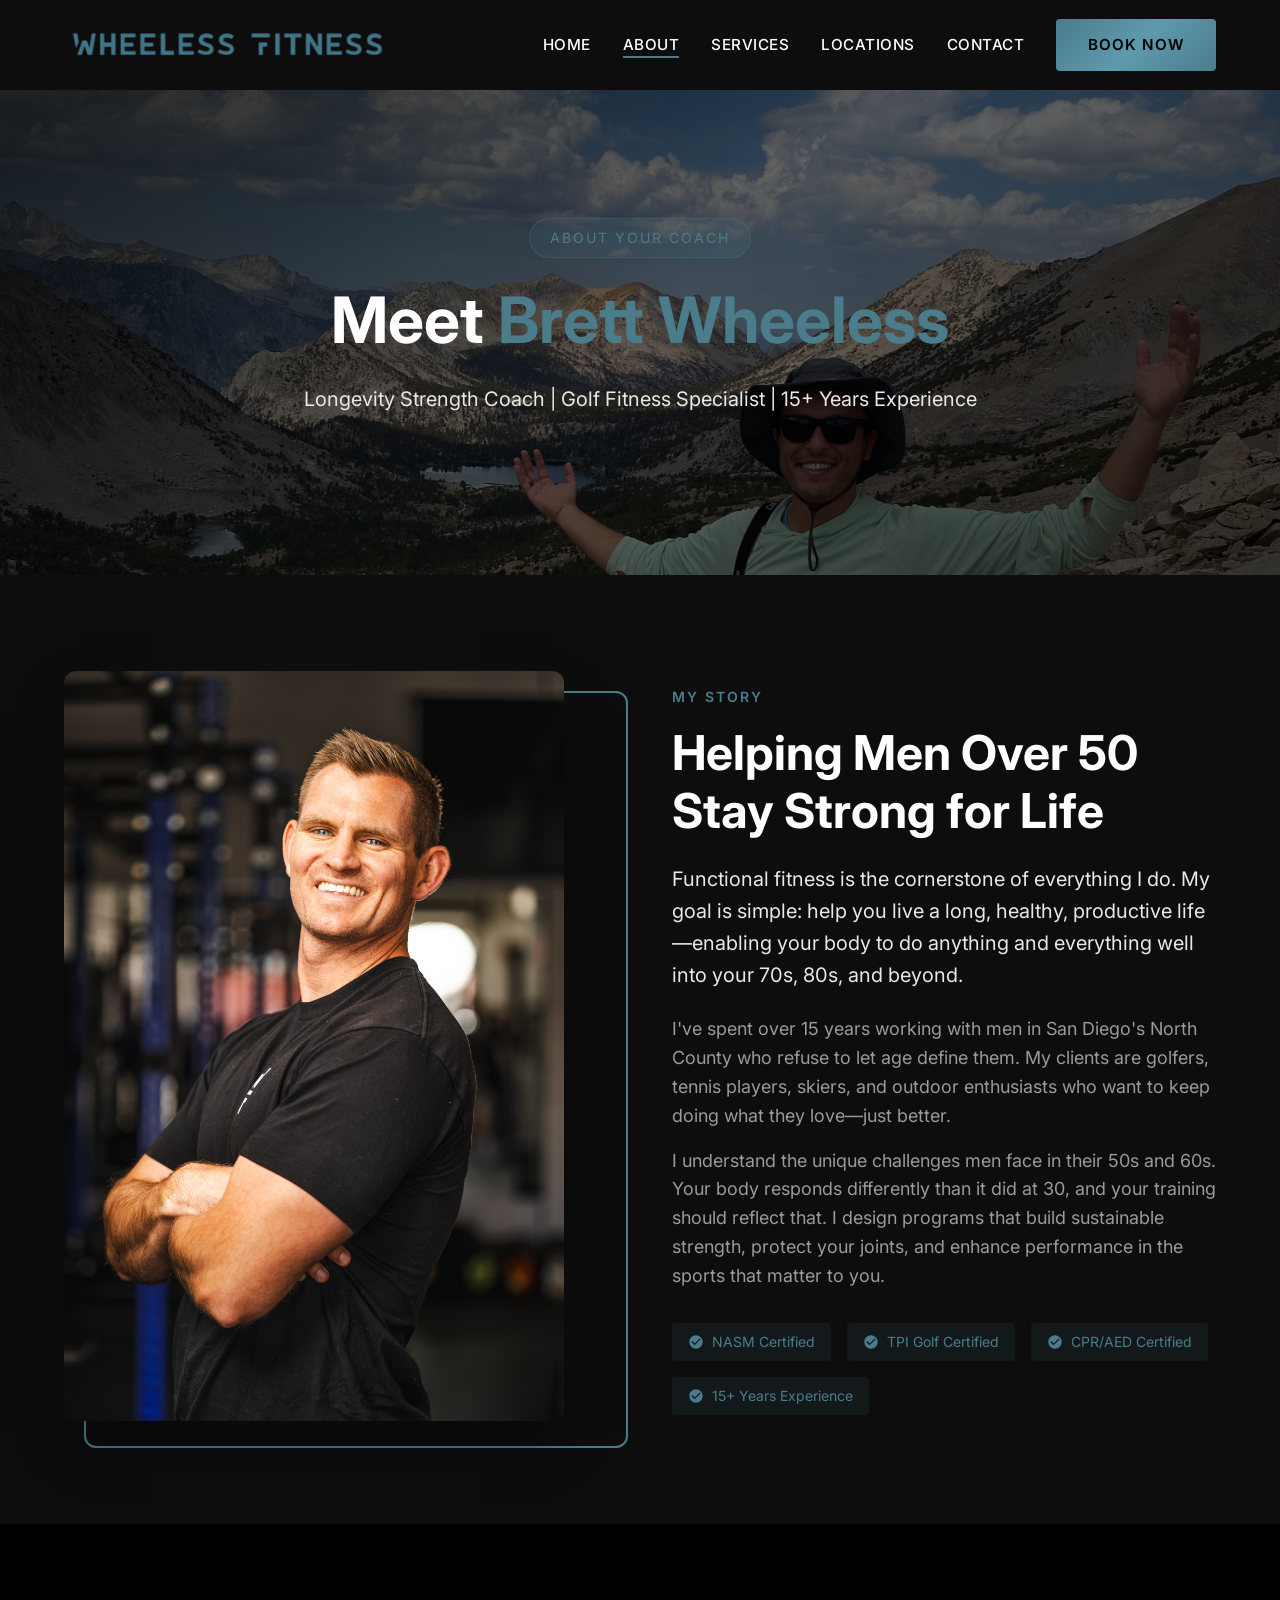
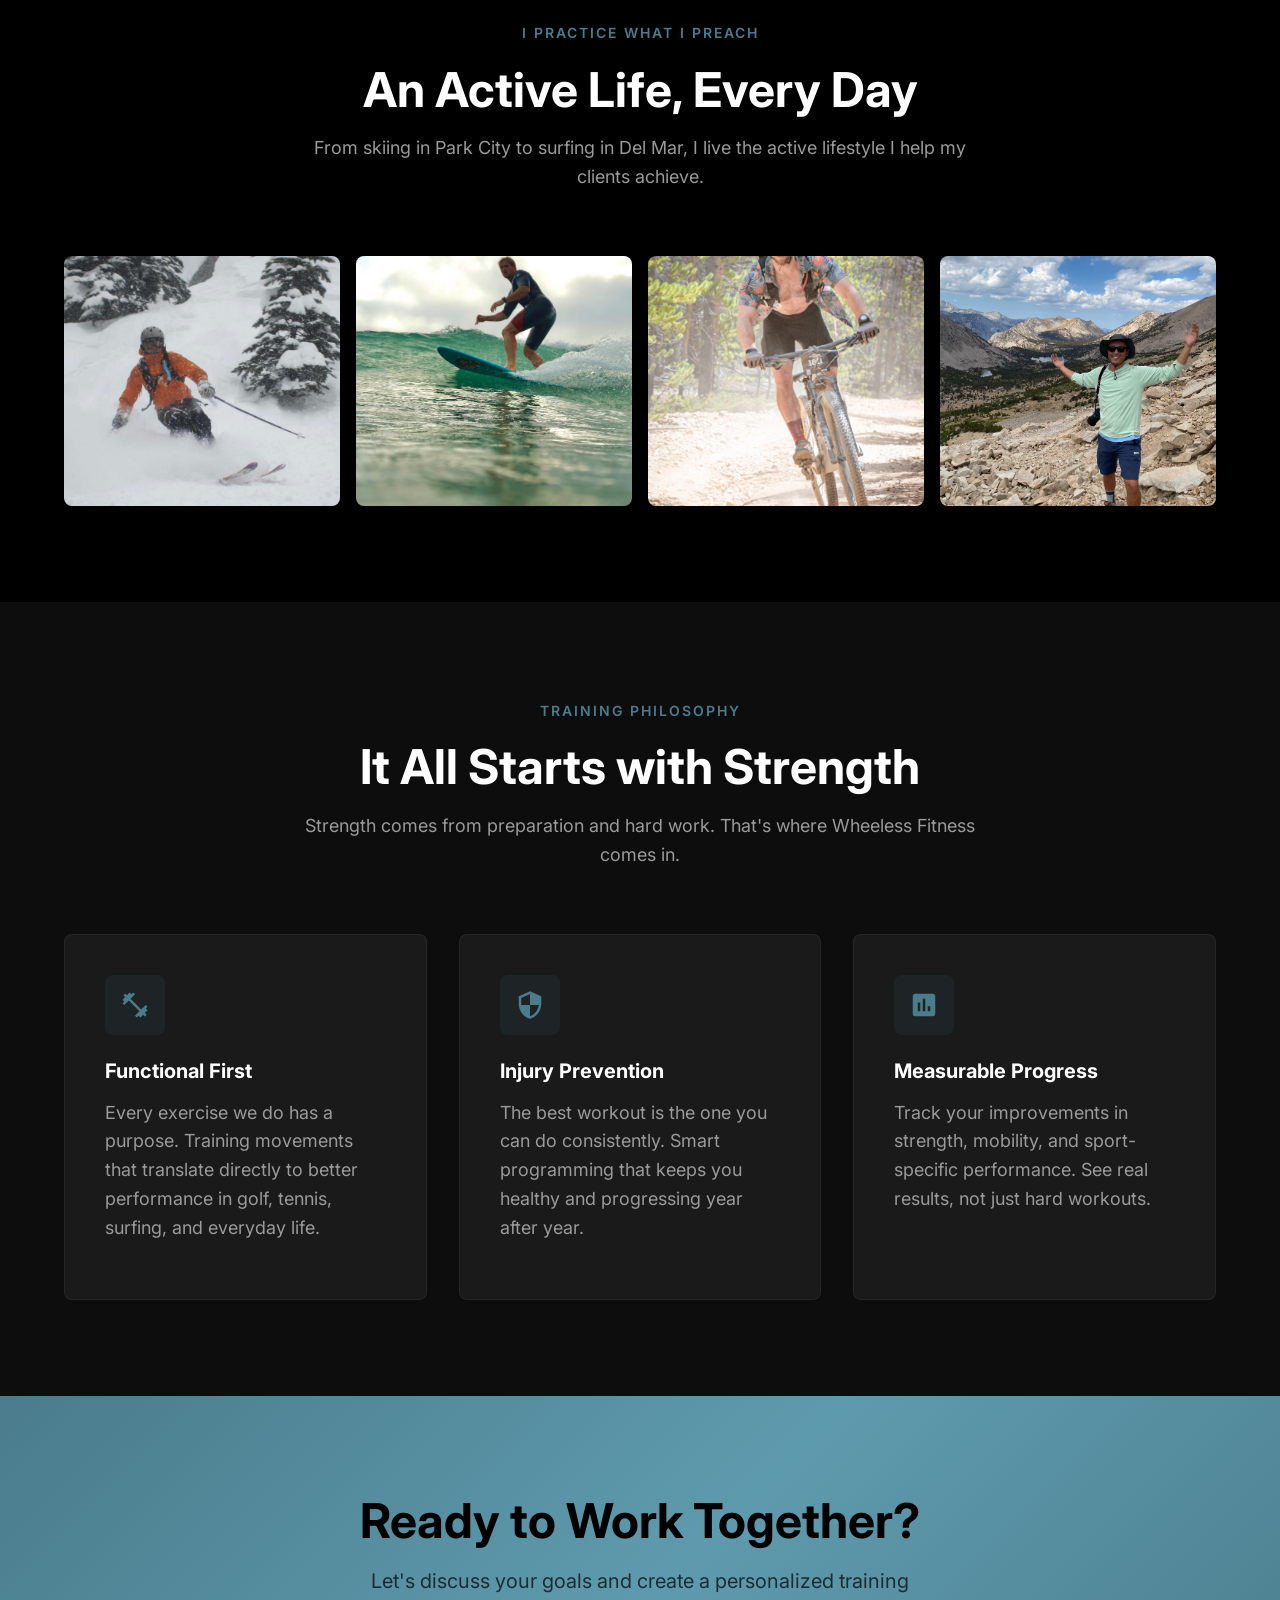
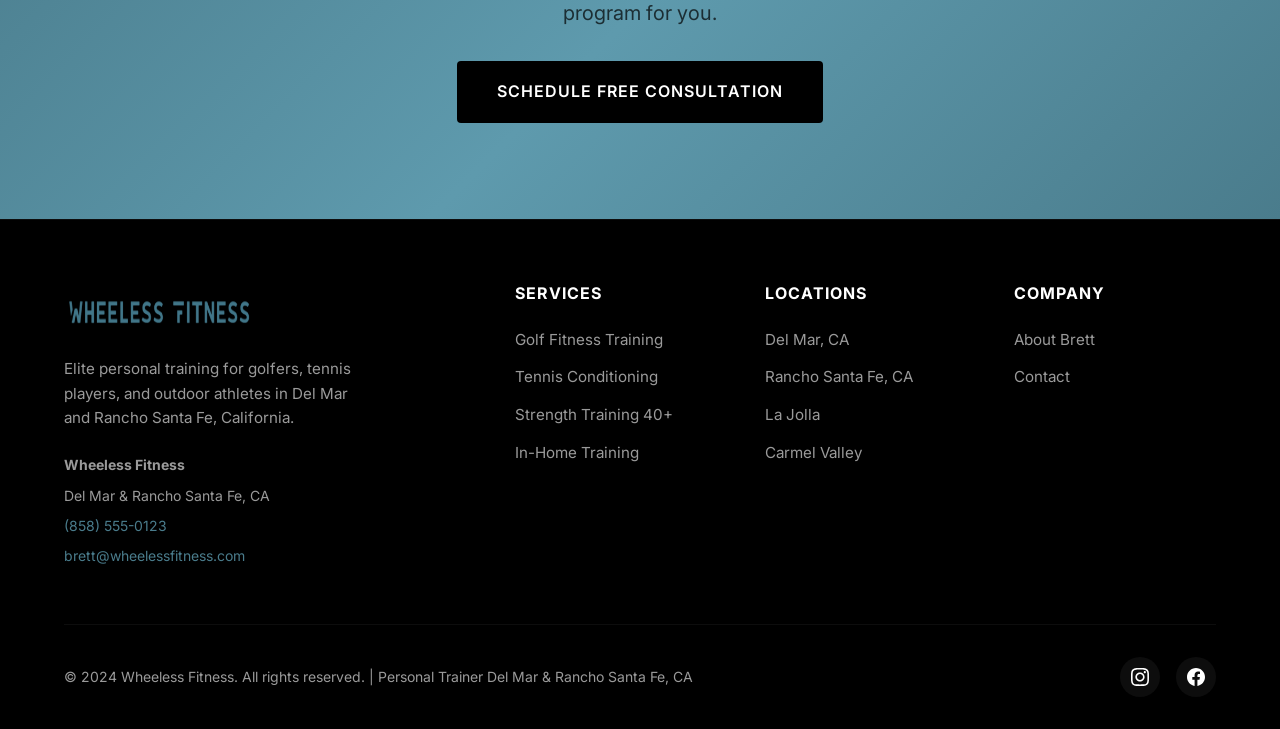
<file: about.html>
<!DOCTYPE html>
<html lang="en">
<head>
    <meta charset="UTF-8">
    <meta name="viewport" content="width=device-width, initial-scale=1.0">
    <meta http-equiv="X-UA-Compatible" content="IE=edge">
    
    <!-- Primary Meta Tags -->
    <title>About Brett Wheeless | Certified Personal Trainer Del Mar & Rancho Santa Fe</title>
    <meta name="title" content="About Brett Wheeless | Certified Personal Trainer Del Mar & Rancho Santa Fe">
    <meta name="description" content="Meet Brett Wheeless - certified personal trainer with 15+ years experience serving Del Mar and Rancho Santa Fe. Specializing in golf fitness, tennis conditioning, and strength training for men over 40.">
    <meta name="keywords" content="Brett Wheeless, certified personal trainer Del Mar, fitness coach Rancho Santa Fe, golf fitness expert San Diego, NASM certified trainer">
    <meta name="robots" content="index, follow">
    
    <!-- Open Graph -->
    <meta property="og:type" content="website">
    <meta property="og:url" content="https://www.wheelessfitness.com/about">
    <meta property="og:title" content="About Brett Wheeless | Personal Trainer Del Mar">
    <meta property="og:description" content="15+ years experience. Certified personal trainer specializing in golf fitness and strength training for men over 40.">
    <meta property="og:image" content="https://iambarabbas.github.io/wheeless-fitness-rebuild/images/hero-bg.jpg">
    
    <!-- Canonical -->
    <link rel="canonical" href="https://www.wheelessfitness.com/about">
    
    <!-- Favicon -->
    <link rel="icon" type="image/jpeg" href="images/favicon.jpg">
    
    <!-- Fonts -->
    <link rel="preconnect" href="https://fonts.googleapis.com">
    <link rel="preconnect" href="https://fonts.gstatic.com" crossorigin>
    <link href="https://fonts.googleapis.com/css2?family=Inter:wght@400;500;600;700&display=swap" rel="stylesheet">
    
    <!-- Styles -->
    <link rel="stylesheet" href="css/style.css">

    <!-- Schema Markup -->
    <script type="application/ld+json">
    {
        "@context": "https://schema.org",
        "@type": "Person",
        "name": "Brett Wheeless",
        "jobTitle": "Certified Personal Trainer",
        "description": "Elite personal trainer with 15+ years experience specializing in golf fitness, tennis conditioning, and strength training for men over 40 in Del Mar and Rancho Santa Fe, California.",
        "worksFor": {
            "@type": "LocalBusiness",
            "name": "Wheeless Fitness",
            "telephone": "(858) 555-0123",
            "address": {
                "@type": "PostalAddress",
                "addressLocality": "Del Mar",
                "addressRegion": "CA",
                "postalCode": "92014",
                "addressCountry": "US"
            }
        },
        "knowsAbout": [
            "Personal Training",
            "Golf Fitness",
            "Tennis Conditioning", 
            "Strength Training",
            "Functional Fitness",
            "Sports Performance",
            "Injury Prevention"
        ],
        "hasCredential": [
            {
                "@type": "EducationalOccupationalCredential",
                "credentialCategory": "Professional Certification",
                "name": "NASM Certified Personal Trainer"
            },
            {
                "@type": "EducationalOccupationalCredential",
                "credentialCategory": "Professional Certification",
                "name": "TPI Certified Golf Fitness Instructor"
            }
        ]
    }
    </script>
</head>
<body>
    <!-- NAP Bar -->
    <div class="nap-bar">
        <div class="container">
            <div class="nap-info">
                <div class="nap-item">
                    <svg xmlns="http://www.w3.org/2000/svg" viewBox="0 0 24 24"><path d="M12 2C8.13 2 5 5.13 5 9c0 5.25 7 13 7 13s7-7.75 7-13c0-3.87-3.13-7-7-7zm0 9.5c-1.38 0-2.5-1.12-2.5-2.5s1.12-2.5 2.5-2.5 2.5 1.12 2.5 2.5-1.12 2.5-2.5 2.5z"/></svg>
                    <span>Del Mar & Rancho Santa Fe, CA</span>
                </div>
                <div class="nap-item">
                    <svg xmlns="http://www.w3.org/2000/svg" viewBox="0 0 24 24"><path d="M6.62 10.79c1.44 2.83 3.76 5.14 6.59 6.59l2.2-2.2c.27-.27.67-.36 1.02-.24 1.12.37 2.33.57 3.57.57.55 0 1 .45 1 1V20c0 .55-.45 1-1 1-9.39 0-17-7.61-17-17 0-.55.45-1 1-1h3.5c.55 0 1 .45 1 1 0 1.25.2 2.45.57 3.57.11.35.03.74-.25 1.02l-2.2 2.2z"/></svg>
                    <a href="tel:+18585550123">(858) 555-0123</a>
                </div>
                <div class="nap-item">
                    <svg xmlns="http://www.w3.org/2000/svg" viewBox="0 0 24 24"><path d="M20 4H4c-1.1 0-1.99.9-1.99 2L2 18c0 1.1.9 2 2 2h16c1.1 0 2-.9 2-2V6c0-1.1-.9-2-2-2zm0 4l-8 5-8-5V6l8 5 8-5v2z"/></svg>
                    <a href="mailto:brett@wheelessfitness.com">brett@wheelessfitness.com</a>
                </div>
            </div>
            <a href="contact.html" class="btn btn-primary">Free Consultation</a>
        </div>
    </div>

    <!-- Header -->
    <header>
        <div class="header-main">
            <div class="container">
                <a href="index.html" class="logo">
                    <img src="images/logo.png" alt="Wheeless Fitness - Personal Trainer Del Mar Rancho Santa Fe" width="188" height="29">
                </a>
                <nav>
                    <ul id="nav-menu">
                        <li><a href="index.html">Home</a></li>
                        <li><a href="about.html" class="active">About</a></li>
                        <li><a href="services.html">Services</a></li>
                        <li><a href="locations.html">Locations</a></li>
                        <li><a href="contact.html">Contact</a></li>
                        <li><a href="contact.html" class="btn btn-primary">Book Now</a></li>
                    </ul>
                </nav>
                <button class="mobile-toggle" aria-label="Toggle menu" id="mobile-toggle">
                    <span></span>
                    <span></span>
                    <span></span>
                </button>
            </div>
        </div>
    </header>

    <!-- Page Hero -->
    <section class="hero" style="min-height: 50vh;">
        <div class="hero-bg">
            <img src="images/sport-hiking.jpg" alt="Brett Wheeless hiking mountains" width="2500" height="1628" loading="eager" style="object-position: center 30%;">
        </div>
        <div class="hero-overlay"></div>
        <div class="hero-content">
            <span class="hero-badge">About Your Coach</span>
            <h1>Meet <span class="highlight">Brett Wheeless</span></h1>
            <p>Longevity Strength Coach | Golf Fitness Specialist | 15+ Years Experience</p>
        </div>
    </section>

    <!-- About Content -->
    <section>
        <div class="container">
            <div class="about-grid">
                <div class="about-image">
                    <img src="images/brett-headshot.jpg" alt="Brett Wheeless - Personal Trainer Del Mar Rancho Santa Fe" style="width: 100%; max-width: 500px; border-radius: 12px; box-shadow: 0 25px 50px -12px rgba(0, 0, 0, 0.5);">
                </div>
                <div class="about-content">
                    <span class="section-badge">My Story</span>
                    <h2>Helping Men Over 50 Stay Strong for Life</h2>
                    <p class="lead">Functional fitness is the cornerstone of everything I do. My goal is simple: help you live a long, healthy, productive life—enabling your body to do anything and everything well into your 70s, 80s, and beyond.</p>
                    <p>I've spent over 15 years working with men in San Diego's North County who refuse to let age define them. My clients are golfers, tennis players, skiers, and outdoor enthusiasts who want to keep doing what they love—just better.</p>
                    <p>I understand the unique challenges men face in their 50s and 60s. Your body responds differently than it did at 30, and your training should reflect that. I design programs that build sustainable strength, protect your joints, and enhance performance in the sports that matter to you.</p>
                    <div class="certifications">
                        <span class="cert-badge">
                            <svg xmlns="http://www.w3.org/2000/svg" viewBox="0 0 24 24"><path d="M12 2C6.48 2 2 6.48 2 12s4.48 10 10 10 10-4.48 10-10S17.52 2 12 2zm-2 15l-5-5 1.41-1.41L10 14.17l7.59-7.59L19 8l-9 9z"/></svg>
                            NASM Certified
                        </span>
                        <span class="cert-badge">
                            <svg xmlns="http://www.w3.org/2000/svg" viewBox="0 0 24 24"><path d="M12 2C6.48 2 2 6.48 2 12s4.48 10 10 10 10-4.48 10-10S17.52 2 12 2zm-2 15l-5-5 1.41-1.41L10 14.17l7.59-7.59L19 8l-9 9z"/></svg>
                            TPI Golf Certified
                        </span>
                        <span class="cert-badge">
                            <svg xmlns="http://www.w3.org/2000/svg" viewBox="0 0 24 24"><path d="M12 2C6.48 2 2 6.48 2 12s4.48 10 10 10 10-4.48 10-10S17.52 2 12 2zm-2 15l-5-5 1.41-1.41L10 14.17l7.59-7.59L19 8l-9 9z"/></svg>
                            CPR/AED Certified
                        </span>
                        <span class="cert-badge">
                            <svg xmlns="http://www.w3.org/2000/svg" viewBox="0 0 24 24"><path d="M12 2C6.48 2 2 6.48 2 12s4.48 10 10 10 10-4.48 10-10S17.52 2 12 2zm-2 15l-5-5 1.41-1.41L10 14.17l7.59-7.59L19 8l-9 9z"/></svg>
                            15+ Years Experience
                        </span>
                    </div>
                </div>
            </div>
        </div>
    </section>

    <!-- Active Lifestyle Gallery -->
    <section class="bg-darker">
        <div class="container">
            <div class="section-header">
                <span class="section-badge">I Practice What I Preach</span>
                <h2>An Active Life, Every Day</h2>
                <p>From skiing in Park City to surfing in Del Mar, I live the active lifestyle I help my clients achieve.</p>
            </div>
            <div style="display: grid; grid-template-columns: repeat(4, 1fr); gap: 1rem; margin-top: 2rem;">
                <img src="images/sport-skiing.jpg" alt="Brett skiing powder" style="width: 100%; height: 250px; object-fit: cover; border-radius: 8px;">
                <img src="images/sport-surfing.jpg" alt="Brett surfing" style="width: 100%; height: 250px; object-fit: cover; border-radius: 8px;">
                <img src="images/sport-biking.jpg" alt="Brett mountain biking" style="width: 100%; height: 250px; object-fit: cover; border-radius: 8px;">
                <img src="images/sport-hiking.jpg" alt="Brett hiking mountains" style="width: 100%; height: 250px; object-fit: cover; border-radius: 8px;">
            </div>
        </div>
    </section>

    <!-- Philosophy Section -->
    <section>
        <div class="container">
            <div class="section-header">
                <span class="section-badge">Training Philosophy</span>
                <h2>It All Starts with Strength</h2>
                <p>Strength comes from preparation and hard work. That's where Wheeless Fitness comes in.</p>
            </div>
            <div class="features-grid">
                <div class="feature-card">
                    <div class="feature-icon">
                        <svg xmlns="http://www.w3.org/2000/svg" viewBox="0 0 24 24"><path d="M20.57 14.86L22 13.43 20.57 12 17 15.57 8.43 7 12 3.43 10.57 2 9.14 3.43 7.71 2 5.57 4.14 4.14 2.71 2.71 4.14l1.43 1.43L2 7.71l1.43 1.43L2 10.57 3.43 12 7 8.43 15.57 17 12 20.57 13.43 22l1.43-1.43L16.29 22l2.14-2.14 1.43 1.43 1.43-1.43-1.43-1.43L22 16.29z"/></svg>
                    </div>
                    <h3>Functional First</h3>
                    <p>Every exercise we do has a purpose. Training movements that translate directly to better performance in golf, tennis, surfing, and everyday life.</p>
                </div>
                <div class="feature-card">
                    <div class="feature-icon">
                        <svg xmlns="http://www.w3.org/2000/svg" viewBox="0 0 24 24"><path d="M12 1L3 5v6c0 5.55 3.84 10.74 9 12 5.16-1.26 9-6.45 9-12V5l-9-4zm0 10.99h7c-.53 4.12-3.28 7.79-7 8.94V12H5V6.3l7-3.11v8.8z"/></svg>
                    </div>
                    <h3>Injury Prevention</h3>
                    <p>The best workout is the one you can do consistently. Smart programming that keeps you healthy and progressing year after year.</p>
                </div>
                <div class="feature-card">
                    <div class="feature-icon">
                        <svg xmlns="http://www.w3.org/2000/svg" viewBox="0 0 24 24"><path d="M19 3H5c-1.1 0-2 .9-2 2v14c0 1.1.9 2 2 2h14c1.1 0 2-.9 2-2V5c0-1.1-.9-2-2-2zM9 17H7v-7h2v7zm4 0h-2V7h2v10zm4 0h-2v-4h2v4z"/></svg>
                    </div>
                    <h3>Measurable Progress</h3>
                    <p>Track your improvements in strength, mobility, and sport-specific performance. See real results, not just hard workouts.</p>
                </div>
            </div>
        </div>
    </section>

    <!-- CTA Section -->
    <section class="cta-section">
        <div class="container">
            <h2>Ready to Work Together?</h2>
            <p>Let's discuss your goals and create a personalized training program for you.</p>
            <a href="contact.html" class="btn btn-large">Schedule Free Consultation</a>
        </div>
    </section>

    <!-- Footer -->
    <footer>
        <div class="container">
            <div class="footer-grid">
                <div class="footer-brand">
                    <img src="images/logo.png" alt="Wheeless Fitness Logo" width="188" height="29">
                    <p>Elite personal training for golfers, tennis players, and outdoor athletes in Del Mar and Rancho Santa Fe, California.</p>
                    <div class="footer-nap">
                        <p><strong>Wheeless Fitness</strong></p>
                        <p>Del Mar & Rancho Santa Fe, CA</p>
                        <p><a href="tel:+18585550123">(858) 555-0123</a></p>
                        <p><a href="mailto:brett@wheelessfitness.com">brett@wheelessfitness.com</a></p>
                    </div>
                </div>
                <div class="footer-section">
                    <h4>Services</h4>
                    <ul>
                        <li><a href="services.html#golf">Golf Fitness Training</a></li>
                        <li><a href="services.html#tennis">Tennis Conditioning</a></li>
                        <li><a href="services.html#strength">Strength Training 40+</a></li>
                        <li><a href="services.html#inhome">In-Home Training</a></li>
                    </ul>
                </div>
                <div class="footer-section">
                    <h4>Locations</h4>
                    <ul>
                        <li><a href="locations.html#del-mar">Del Mar, CA</a></li>
                        <li><a href="locations.html#rancho-santa-fe">Rancho Santa Fe, CA</a></li>
                        <li><a href="locations.html">La Jolla</a></li>
                        <li><a href="locations.html">Carmel Valley</a></li>
                    </ul>
                </div>
                <div class="footer-section">
                    <h4>Company</h4>
                    <ul>
                        <li><a href="about.html">About Brett</a></li>
                        <li><a href="contact.html">Contact</a></li>
                    </ul>
                </div>
            </div>
            <div class="footer-bottom">
                <p>&copy; 2024 Wheeless Fitness. All rights reserved. | Personal Trainer Del Mar & Rancho Santa Fe, CA</p>
                <div class="social-links">
                    <a href="https://www.instagram.com/wheelessfitness" aria-label="Instagram" rel="noopener" target="_blank">
                        <svg xmlns="http://www.w3.org/2000/svg" viewBox="0 0 24 24"><path d="M12 2.163c3.204 0 3.584.012 4.85.07 3.252.148 4.771 1.691 4.919 4.919.058 1.265.069 1.645.069 4.849 0 3.205-.012 3.584-.069 4.849-.149 3.225-1.664 4.771-4.919 4.919-1.266.058-1.644.07-4.85.07-3.204 0-3.584-.012-4.849-.07-3.26-.149-4.771-1.699-4.919-4.92-.058-1.265-.07-1.644-.07-4.849 0-3.204.013-3.583.07-4.849.149-3.227 1.664-4.771 4.919-4.919 1.266-.057 1.645-.069 4.849-.069zm0-2.163c-3.259 0-3.667.014-4.947.072-4.358.2-6.78 2.618-6.98 6.98-.059 1.281-.073 1.689-.073 4.948 0 3.259.014 3.668.072 4.948.2 4.358 2.618 6.78 6.98 6.98 1.281.058 1.689.072 4.948.072 3.259 0 3.668-.014 4.948-.072 4.354-.2 6.782-2.618 6.979-6.98.059-1.28.073-1.689.073-4.948 0-3.259-.014-3.667-.072-4.947-.196-4.354-2.617-6.78-6.979-6.98-1.281-.059-1.69-.073-4.949-.073zm0 5.838c-3.403 0-6.162 2.759-6.162 6.162s2.759 6.163 6.162 6.163 6.162-2.759 6.162-6.163c0-3.403-2.759-6.162-6.162-6.162zm0 10.162c-2.209 0-4-1.79-4-4 0-2.209 1.791-4 4-4s4 1.791 4 4c0 2.21-1.791 4-4 4zm6.406-11.845c-.796 0-1.441.645-1.441 1.44s.645 1.44 1.441 1.44c.795 0 1.439-.645 1.439-1.44s-.644-1.44-1.439-1.44z"/></svg>
                    </a>
                    <a href="https://www.facebook.com/wheelessfitness" aria-label="Facebook" rel="noopener" target="_blank">
                        <svg xmlns="http://www.w3.org/2000/svg" viewBox="0 0 24 24"><path d="M24 12.073c0-6.627-5.373-12-12-12s-12 5.373-12 12c0 5.99 4.388 10.954 10.125 11.854v-8.385H7.078v-3.47h3.047V9.43c0-3.007 1.792-4.669 4.533-4.669 1.312 0 2.686.235 2.686.235v2.953H15.83c-1.491 0-1.956.925-1.956 1.874v2.25h3.328l-.532 3.47h-2.796v8.385C19.612 23.027 24 18.062 24 12.073z"/></svg>
                    </a>
                </div>
            </div>
        </div>
    </footer>

    <script src="js/main.js"></script>
</body>
</html>
</file>
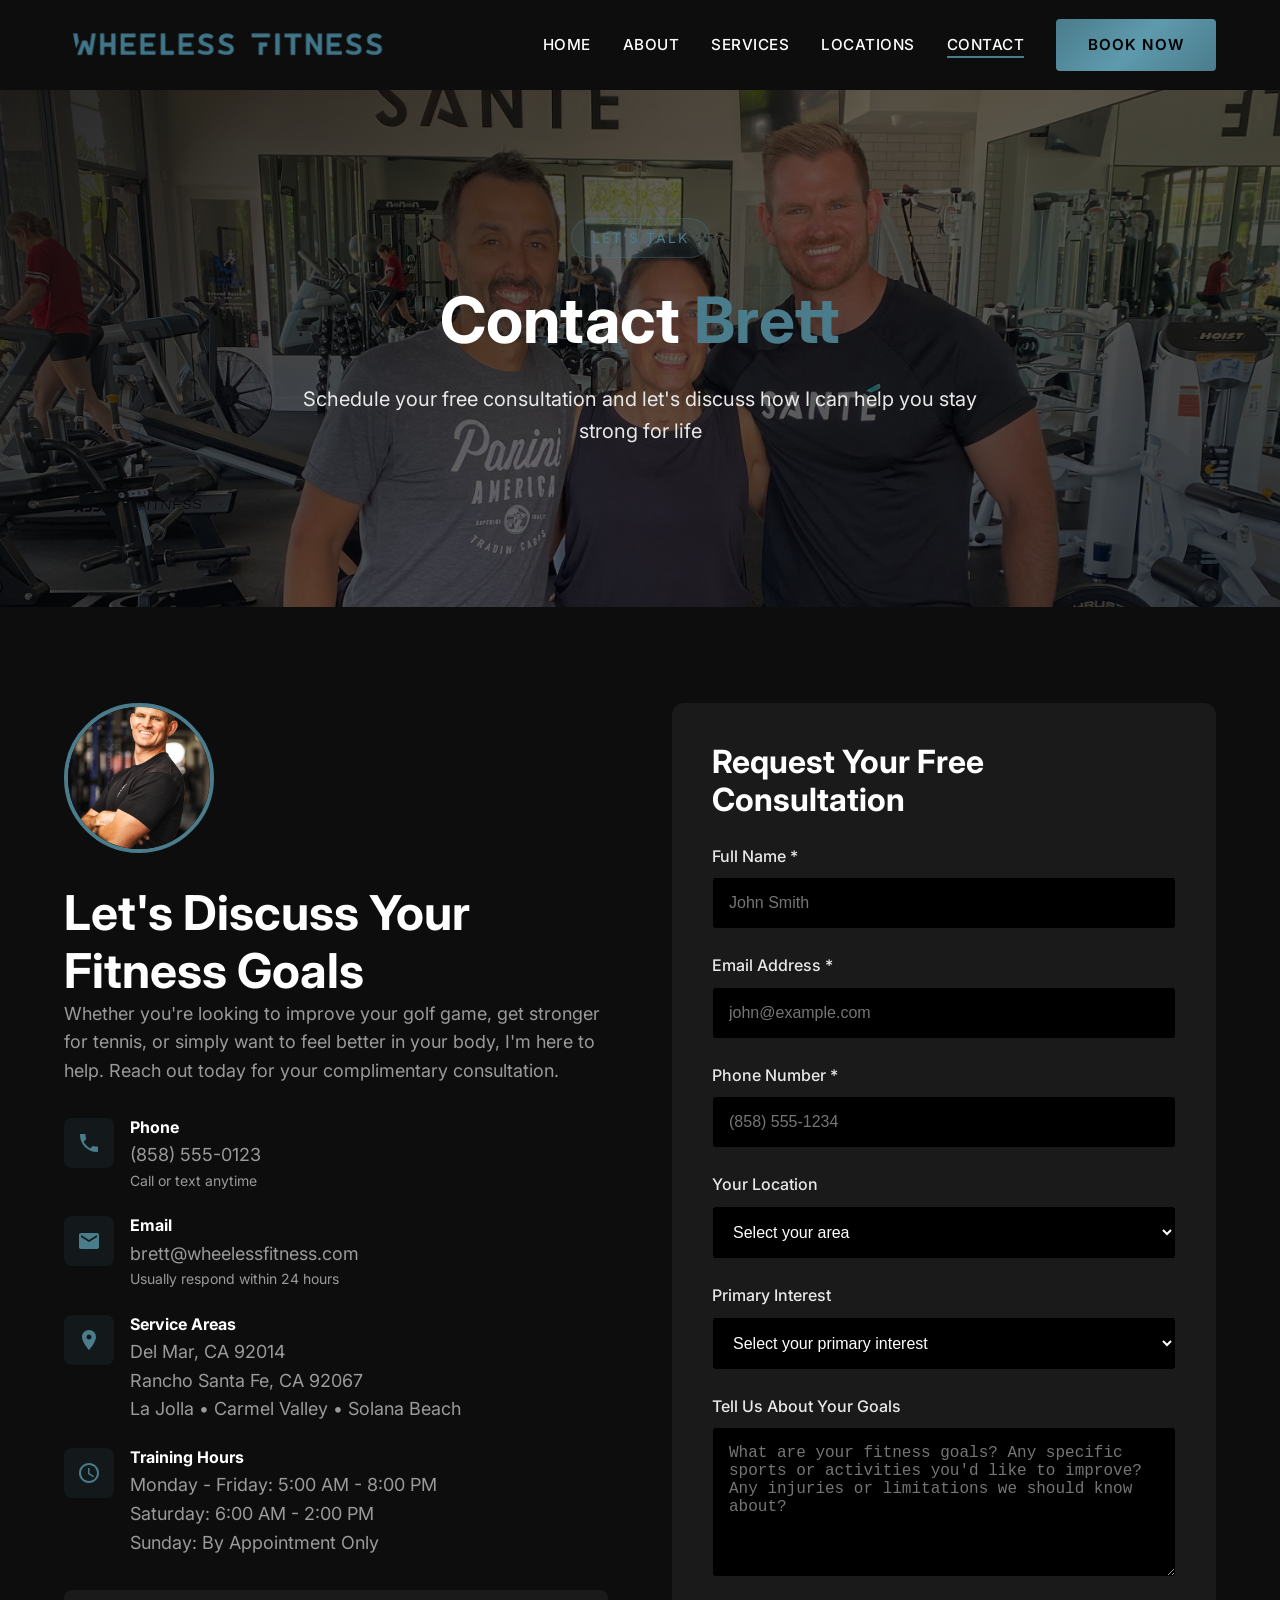
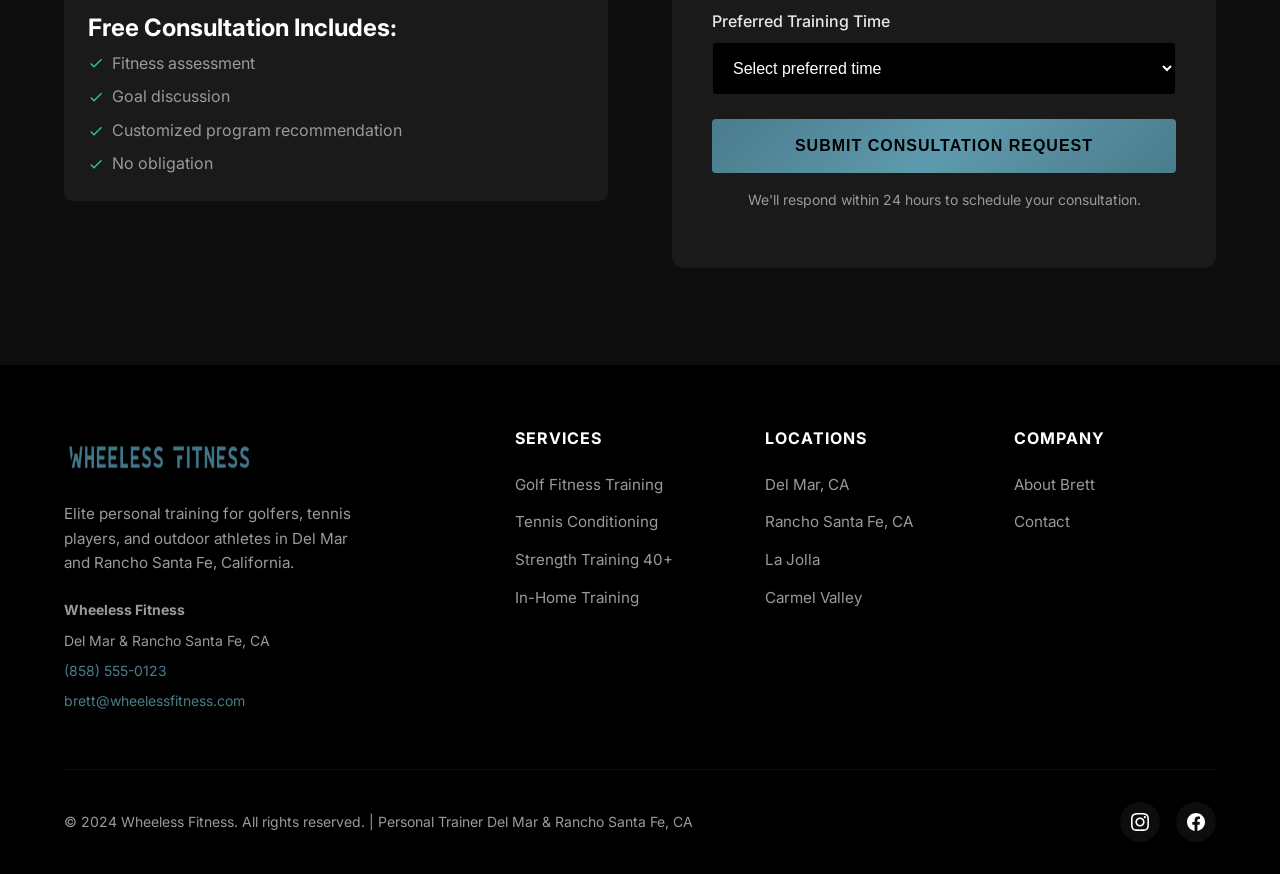
<file: contact.html>
<!DOCTYPE html>
<html lang="en">
<head>
    <meta charset="UTF-8">
    <meta name="viewport" content="width=device-width, initial-scale=1.0">
    <meta http-equiv="X-UA-Compatible" content="IE=edge">
    
    <!-- Primary Meta Tags -->
    <title>Contact Wheeless Fitness | Personal Trainer Del Mar & Rancho Santa Fe | (858) 555-0123</title>
    <meta name="title" content="Contact Wheeless Fitness | Personal Trainer Del Mar & Rancho Santa Fe | (858) 555-0123">
    <meta name="description" content="Contact Wheeless Fitness for personal training in Del Mar and Rancho Santa Fe, CA. Call (858) 555-0123 or email brett@wheelessfitness.com for your free consultation.">
    <meta name="keywords" content="contact personal trainer Del Mar, Rancho Santa Fe fitness consultation, San Diego personal training inquiry, Wheeless Fitness contact">
    <meta name="robots" content="index, follow">
    
    <!-- Open Graph -->
    <meta property="og:type" content="website">
    <meta property="og:url" content="https://www.wheelessfitness.com/contact">
    <meta property="og:title" content="Contact Wheeless Fitness | (858) 555-0123">
    <meta property="og:description" content="Get in touch for personal training in Del Mar and Rancho Santa Fe. Free consultation available.">
    <meta property="og:image" content="https://iambarabbas.github.io/wheeless-fitness-rebuild/images/hero-bg.jpg">
    
    <!-- Canonical -->
    <link rel="canonical" href="https://www.wheelessfitness.com/contact">
    
    <!-- Favicon -->
    <link rel="icon" type="image/jpeg" href="images/favicon.jpg">
    
    <!-- Fonts -->
    <link rel="preconnect" href="https://fonts.googleapis.com">
    <link rel="preconnect" href="https://fonts.gstatic.com" crossorigin>
    <link href="https://fonts.googleapis.com/css2?family=Inter:wght@400;500;600;700&display=swap" rel="stylesheet">
    
    <!-- Styles -->
    <link rel="stylesheet" href="css/style.css">

    <!-- Schema Markup -->
    <script type="application/ld+json">
    {
        "@context": "https://schema.org",
        "@type": "ContactPage",
        "name": "Contact Wheeless Fitness",
        "description": "Contact page for Wheeless Fitness personal training services in Del Mar and Rancho Santa Fe, California.",
        "mainEntity": {
            "@type": "LocalBusiness",
            "name": "Wheeless Fitness",
            "telephone": "(858) 555-0123",
            "email": "brett@wheelessfitness.com",
            "address": {
                "@type": "PostalAddress",
                "addressLocality": "Del Mar",
                "addressRegion": "CA",
                "postalCode": "92014",
                "addressCountry": "US"
            },
            "openingHoursSpecification": [
                {
                    "@type": "OpeningHoursSpecification",
                    "dayOfWeek": ["Monday", "Tuesday", "Wednesday", "Thursday", "Friday"],
                    "opens": "05:00",
                    "closes": "20:00"
                },
                {
                    "@type": "OpeningHoursSpecification",
                    "dayOfWeek": ["Saturday"],
                    "opens": "06:00",
                    "closes": "14:00"
                }
            ],
            "areaServed": ["Del Mar", "Rancho Santa Fe", "La Jolla", "Carmel Valley", "Solana Beach"]
        }
    }
    </script>
</head>
<body>
    <!-- NAP Bar -->
    <div class="nap-bar">
        <div class="container">
            <div class="nap-info">
                <div class="nap-item">
                    <svg xmlns="http://www.w3.org/2000/svg" viewBox="0 0 24 24"><path d="M12 2C8.13 2 5 5.13 5 9c0 5.25 7 13 7 13s7-7.75 7-13c0-3.87-3.13-7-7-7zm0 9.5c-1.38 0-2.5-1.12-2.5-2.5s1.12-2.5 2.5-2.5 2.5 1.12 2.5 2.5-1.12 2.5-2.5 2.5z"/></svg>
                    <span>Del Mar & Rancho Santa Fe, CA</span>
                </div>
                <div class="nap-item">
                    <svg xmlns="http://www.w3.org/2000/svg" viewBox="0 0 24 24"><path d="M6.62 10.79c1.44 2.83 3.76 5.14 6.59 6.59l2.2-2.2c.27-.27.67-.36 1.02-.24 1.12.37 2.33.57 3.57.57.55 0 1 .45 1 1V20c0 .55-.45 1-1 1-9.39 0-17-7.61-17-17 0-.55.45-1 1-1h3.5c.55 0 1 .45 1 1 0 1.25.2 2.45.57 3.57.11.35.03.74-.25 1.02l-2.2 2.2z"/></svg>
                    <a href="tel:+18585550123">(858) 555-0123</a>
                </div>
                <div class="nap-item">
                    <svg xmlns="http://www.w3.org/2000/svg" viewBox="0 0 24 24"><path d="M20 4H4c-1.1 0-1.99.9-1.99 2L2 18c0 1.1.9 2 2 2h16c1.1 0 2-.9 2-2V6c0-1.1-.9-2-2-2zm0 4l-8 5-8-5V6l8 5 8-5v2z"/></svg>
                    <a href="mailto:brett@wheelessfitness.com">brett@wheelessfitness.com</a>
                </div>
            </div>
        </div>
    </div>

    <!-- Header -->
    <header>
        <div class="header-main">
            <div class="container">
                <a href="index.html" class="logo">
                    <img src="images/logo.png" alt="Wheeless Fitness - Personal Trainer Del Mar Rancho Santa Fe" width="188" height="29">
                </a>
                <nav>
                    <ul id="nav-menu">
                        <li><a href="index.html">Home</a></li>
                        <li><a href="about.html">About</a></li>
                        <li><a href="services.html">Services</a></li>
                        <li><a href="locations.html">Locations</a></li>
                        <li><a href="contact.html" class="active">Contact</a></li>
                        <li><a href="contact.html" class="btn btn-primary">Book Now</a></li>
                    </ul>
                </nav>
                <button class="mobile-toggle" aria-label="Toggle menu" id="mobile-toggle">
                    <span></span>
                    <span></span>
                    <span></span>
                </button>
            </div>
        </div>
    </header>

    <!-- Page Hero -->
    <section class="hero" style="min-height: 50vh;">
        <div class="hero-bg">
            <img src="images/sante-clients.jpg" alt="Brett Wheeless with clients" width="2500" height="1628" loading="eager" style="object-position: center 30%;">
        </div>
        <div class="hero-overlay"></div>
        <div class="hero-content">
            <span class="hero-badge">Let's Talk</span>
            <h1>Contact <span class="highlight">Brett</span></h1>
            <p>Schedule your free consultation and let's discuss how I can help you stay strong for life</p>
        </div>
    </section>

    <!-- Contact Section -->
    <section>
        <div class="container">
            <div class="contact-grid">
                <div class="contact-info">
                    <img src="images/brett-headshot.jpg" alt="Brett Wheeless Personal Trainer" style="width: 150px; height: 150px; border-radius: 50%; object-fit: cover; margin-bottom: 1.5rem; border: 4px solid var(--primary-blue);">
                    <h2>Let's Discuss Your Fitness Goals</h2>
                    <p style="font-size: 1.125rem; color: var(--text-muted); margin-bottom: 2rem;">Whether you're looking to improve your golf game, get stronger for tennis, or simply want to feel better in your body, I'm here to help. Reach out today for your complimentary consultation.</p>
                    
                    <div class="contact-item">
                        <div class="contact-item-icon">
                            <svg xmlns="http://www.w3.org/2000/svg" viewBox="0 0 24 24"><path d="M6.62 10.79c1.44 2.83 3.76 5.14 6.59 6.59l2.2-2.2c.27-.27.67-.36 1.02-.24 1.12.37 2.33.57 3.57.57.55 0 1 .45 1 1V20c0 .55-.45 1-1 1-9.39 0-17-7.61-17-17 0-.55.45-1 1-1h3.5c.55 0 1 .45 1 1 0 1.25.2 2.45.57 3.57.11.35.03.74-.25 1.02l-2.2 2.2z"/></svg>
                        </div>
                        <div class="contact-item-content">
                            <h4>Phone</h4>
                            <p><a href="tel:+18585550123">(858) 555-0123</a></p>
                            <p style="font-size: 0.875rem;">Call or text anytime</p>
                        </div>
                    </div>
                    
                    <div class="contact-item">
                        <div class="contact-item-icon">
                            <svg xmlns="http://www.w3.org/2000/svg" viewBox="0 0 24 24"><path d="M20 4H4c-1.1 0-1.99.9-1.99 2L2 18c0 1.1.9 2 2 2h16c1.1 0 2-.9 2-2V6c0-1.1-.9-2-2-2zm0 4l-8 5-8-5V6l8 5 8-5v2z"/></svg>
                        </div>
                        <div class="contact-item-content">
                            <h4>Email</h4>
                            <p><a href="mailto:brett@wheelessfitness.com">brett@wheelessfitness.com</a></p>
                            <p style="font-size: 0.875rem;">Usually respond within 24 hours</p>
                        </div>
                    </div>
                    
                    <div class="contact-item">
                        <div class="contact-item-icon">
                            <svg xmlns="http://www.w3.org/2000/svg" viewBox="0 0 24 24"><path d="M12 2C8.13 2 5 5.13 5 9c0 5.25 7 13 7 13s7-7.75 7-13c0-3.87-3.13-7-7-7zm0 9.5c-1.38 0-2.5-1.12-2.5-2.5s1.12-2.5 2.5-2.5 2.5 1.12 2.5 2.5-1.12 2.5-2.5 2.5z"/></svg>
                        </div>
                        <div class="contact-item-content">
                            <h4>Service Areas</h4>
                            <p>Del Mar, CA 92014<br>Rancho Santa Fe, CA 92067<br>La Jolla • Carmel Valley • Solana Beach</p>
                        </div>
                    </div>
                    
                    <div class="contact-item">
                        <div class="contact-item-icon">
                            <svg xmlns="http://www.w3.org/2000/svg" viewBox="0 0 24 24"><path d="M11.99 2C6.47 2 2 6.48 2 12s4.47 10 9.99 10C17.52 22 22 17.52 22 12S17.52 2 11.99 2zM12 20c-4.42 0-8-3.58-8-8s3.58-8 8-8 8 3.58 8 8-3.58 8-8 8zm.5-13H11v6l5.25 3.15.75-1.23-4.5-2.67z"/></svg>
                        </div>
                        <div class="contact-item-content">
                            <h4>Training Hours</h4>
                            <p>Monday - Friday: 5:00 AM - 8:00 PM<br>Saturday: 6:00 AM - 2:00 PM<br>Sunday: By Appointment Only</p>
                        </div>
                    </div>

                    <div style="margin-top: 2rem; padding: 1.5rem; background: var(--bg-card); border-radius: 8px; border-left: 4px solid var(--primary-gold);">
                        <h4 style="margin-bottom: 0.5rem;">Free Consultation Includes:</h4>
                        <ul style="list-style: none;">
                            <li style="display: flex; align-items: center; gap: 0.5rem; margin-bottom: 0.5rem; color: var(--text-muted);">
                                <svg xmlns="http://www.w3.org/2000/svg" viewBox="0 0 24 24" style="width: 16px; height: 16px; fill: #2ECC71;"><path d="M9 16.17L4.83 12l-1.42 1.41L9 19 21 7l-1.41-1.41z"/></svg>
                                Fitness assessment
                            </li>
                            <li style="display: flex; align-items: center; gap: 0.5rem; margin-bottom: 0.5rem; color: var(--text-muted);">
                                <svg xmlns="http://www.w3.org/2000/svg" viewBox="0 0 24 24" style="width: 16px; height: 16px; fill: #2ECC71;"><path d="M9 16.17L4.83 12l-1.42 1.41L9 19 21 7l-1.41-1.41z"/></svg>
                                Goal discussion
                            </li>
                            <li style="display: flex; align-items: center; gap: 0.5rem; margin-bottom: 0.5rem; color: var(--text-muted);">
                                <svg xmlns="http://www.w3.org/2000/svg" viewBox="0 0 24 24" style="width: 16px; height: 16px; fill: #2ECC71;"><path d="M9 16.17L4.83 12l-1.42 1.41L9 19 21 7l-1.41-1.41z"/></svg>
                                Customized program recommendation
                            </li>
                            <li style="display: flex; align-items: center; gap: 0.5rem; color: var(--text-muted);">
                                <svg xmlns="http://www.w3.org/2000/svg" viewBox="0 0 24 24" style="width: 16px; height: 16px; fill: #2ECC71;"><path d="M9 16.17L4.83 12l-1.42 1.41L9 19 21 7l-1.41-1.41z"/></svg>
                                No obligation
                            </li>
                        </ul>
                    </div>
                </div>
                
                <div class="contact-form">
                    <h3 style="margin-bottom: 1.5rem;">Request Your Free Consultation</h3>
                    <form action="#" method="POST" id="contact-form">
                        <div class="form-group">
                            <label for="name">Full Name *</label>
                            <input type="text" id="name" name="name" required placeholder="John Smith">
                        </div>
                        <div class="form-group">
                            <label for="email">Email Address *</label>
                            <input type="email" id="email" name="email" required placeholder="john@example.com">
                        </div>
                        <div class="form-group">
                            <label for="phone">Phone Number *</label>
                            <input type="tel" id="phone" name="phone" required placeholder="(858) 555-1234">
                        </div>
                        <div class="form-group">
                            <label for="location">Your Location</label>
                            <select id="location" name="location">
                                <option value="">Select your area</option>
                                <option value="del-mar">Del Mar</option>
                                <option value="rancho-santa-fe">Rancho Santa Fe</option>
                                <option value="la-jolla">La Jolla</option>
                                <option value="carmel-valley">Carmel Valley</option>
                                <option value="solana-beach">Solana Beach</option>
                                <option value="encinitas">Encinitas</option>
                                <option value="other">Other</option>
                            </select>
                        </div>
                        <div class="form-group">
                            <label for="interest">Primary Interest</label>
                            <select id="interest" name="interest">
                                <option value="">Select your primary interest</option>
                                <option value="golf-fitness">Golf Fitness Training</option>
                                <option value="tennis-conditioning">Tennis/Pickleball Conditioning</option>
                                <option value="strength-training">Strength Training (40+)</option>
                                <option value="general-fitness">General Fitness</option>
                                <option value="weight-loss">Weight Loss</option>
                                <option value="other">Other</option>
                            </select>
                        </div>
                        <div class="form-group">
                            <label for="goals">Tell Us About Your Goals</label>
                            <textarea id="goals" name="goals" placeholder="What are your fitness goals? Any specific sports or activities you'd like to improve? Any injuries or limitations we should know about?"></textarea>
                        </div>
                        <div class="form-group">
                            <label for="preferred-time">Preferred Training Time</label>
                            <select id="preferred-time" name="preferred-time">
                                <option value="">Select preferred time</option>
                                <option value="early-morning">Early Morning (5am - 7am)</option>
                                <option value="morning">Morning (7am - 10am)</option>
                                <option value="midday">Midday (10am - 2pm)</option>
                                <option value="afternoon">Afternoon (2pm - 5pm)</option>
                                <option value="evening">Evening (5pm - 8pm)</option>
                                <option value="flexible">Flexible</option>
                            </select>
                        </div>
                        <button type="submit" class="btn btn-primary btn-large" style="width: 100%;">Submit Consultation Request</button>
                        <p style="font-size: 0.875rem; color: var(--text-muted); margin-top: 1rem; text-align: center;">We'll respond within 24 hours to schedule your consultation.</p>
                    </form>
                </div>
            </div>
        </div>
    </section>

    <!-- Footer -->
    <footer>
        <div class="container">
            <div class="footer-grid">
                <div class="footer-brand">
                    <img src="images/logo.png" alt="Wheeless Fitness Logo" width="188" height="29">
                    <p>Elite personal training for golfers, tennis players, and outdoor athletes in Del Mar and Rancho Santa Fe, California.</p>
                    <div class="footer-nap">
                        <p><strong>Wheeless Fitness</strong></p>
                        <p>Del Mar & Rancho Santa Fe, CA</p>
                        <p><a href="tel:+18585550123">(858) 555-0123</a></p>
                        <p><a href="mailto:brett@wheelessfitness.com">brett@wheelessfitness.com</a></p>
                    </div>
                </div>
                <div class="footer-section">
                    <h4>Services</h4>
                    <ul>
                        <li><a href="services.html#golf">Golf Fitness Training</a></li>
                        <li><a href="services.html#tennis">Tennis Conditioning</a></li>
                        <li><a href="services.html#strength">Strength Training 40+</a></li>
                        <li><a href="services.html#inhome">In-Home Training</a></li>
                    </ul>
                </div>
                <div class="footer-section">
                    <h4>Locations</h4>
                    <ul>
                        <li><a href="locations.html#del-mar">Del Mar, CA</a></li>
                        <li><a href="locations.html#rancho-santa-fe">Rancho Santa Fe, CA</a></li>
                        <li><a href="locations.html">La Jolla</a></li>
                        <li><a href="locations.html">Carmel Valley</a></li>
                    </ul>
                </div>
                <div class="footer-section">
                    <h4>Company</h4>
                    <ul>
                        <li><a href="about.html">About Brett</a></li>
                        <li><a href="contact.html">Contact</a></li>
                    </ul>
                </div>
            </div>
            <div class="footer-bottom">
                <p>&copy; 2024 Wheeless Fitness. All rights reserved. | Personal Trainer Del Mar & Rancho Santa Fe, CA</p>
                <div class="social-links">
                    <a href="https://www.instagram.com/wheelessfitness" aria-label="Instagram" rel="noopener" target="_blank">
                        <svg xmlns="http://www.w3.org/2000/svg" viewBox="0 0 24 24"><path d="M12 2.163c3.204 0 3.584.012 4.85.07 3.252.148 4.771 1.691 4.919 4.919.058 1.265.069 1.645.069 4.849 0 3.205-.012 3.584-.069 4.849-.149 3.225-1.664 4.771-4.919 4.919-1.266.058-1.644.07-4.85.07-3.204 0-3.584-.012-4.849-.07-3.26-.149-4.771-1.699-4.919-4.92-.058-1.265-.07-1.644-.07-4.849 0-3.204.013-3.583.07-4.849.149-3.227 1.664-4.771 4.919-4.919 1.266-.057 1.645-.069 4.849-.069zm0-2.163c-3.259 0-3.667.014-4.947.072-4.358.2-6.78 2.618-6.98 6.98-.059 1.281-.073 1.689-.073 4.948 0 3.259.014 3.668.072 4.948.2 4.358 2.618 6.78 6.98 6.98 1.281.058 1.689.072 4.948.072 3.259 0 3.668-.014 4.948-.072 4.354-.2 6.782-2.618 6.979-6.98.059-1.28.073-1.689.073-4.948 0-3.259-.014-3.667-.072-4.947-.196-4.354-2.617-6.78-6.979-6.98-1.281-.059-1.69-.073-4.949-.073zm0 5.838c-3.403 0-6.162 2.759-6.162 6.162s2.759 6.163 6.162 6.163 6.162-2.759 6.162-6.163c0-3.403-2.759-6.162-6.162-6.162zm0 10.162c-2.209 0-4-1.79-4-4 0-2.209 1.791-4 4-4s4 1.791 4 4c0 2.21-1.791 4-4 4zm6.406-11.845c-.796 0-1.441.645-1.441 1.44s.645 1.44 1.441 1.44c.795 0 1.439-.645 1.439-1.44s-.644-1.44-1.439-1.44z"/></svg>
                    </a>
                    <a href="https://www.facebook.com/wheelessfitness" aria-label="Facebook" rel="noopener" target="_blank">
                        <svg xmlns="http://www.w3.org/2000/svg" viewBox="0 0 24 24"><path d="M24 12.073c0-6.627-5.373-12-12-12s-12 5.373-12 12c0 5.99 4.388 10.954 10.125 11.854v-8.385H7.078v-3.47h3.047V9.43c0-3.007 1.792-4.669 4.533-4.669 1.312 0 2.686.235 2.686.235v2.953H15.83c-1.491 0-1.956.925-1.956 1.874v2.25h3.328l-.532 3.47h-2.796v8.385C19.612 23.027 24 18.062 24 12.073z"/></svg>
                    </a>
                </div>
            </div>
        </div>
    </footer>

    <script src="js/main.js"></script>
</body>
</html>
</file>
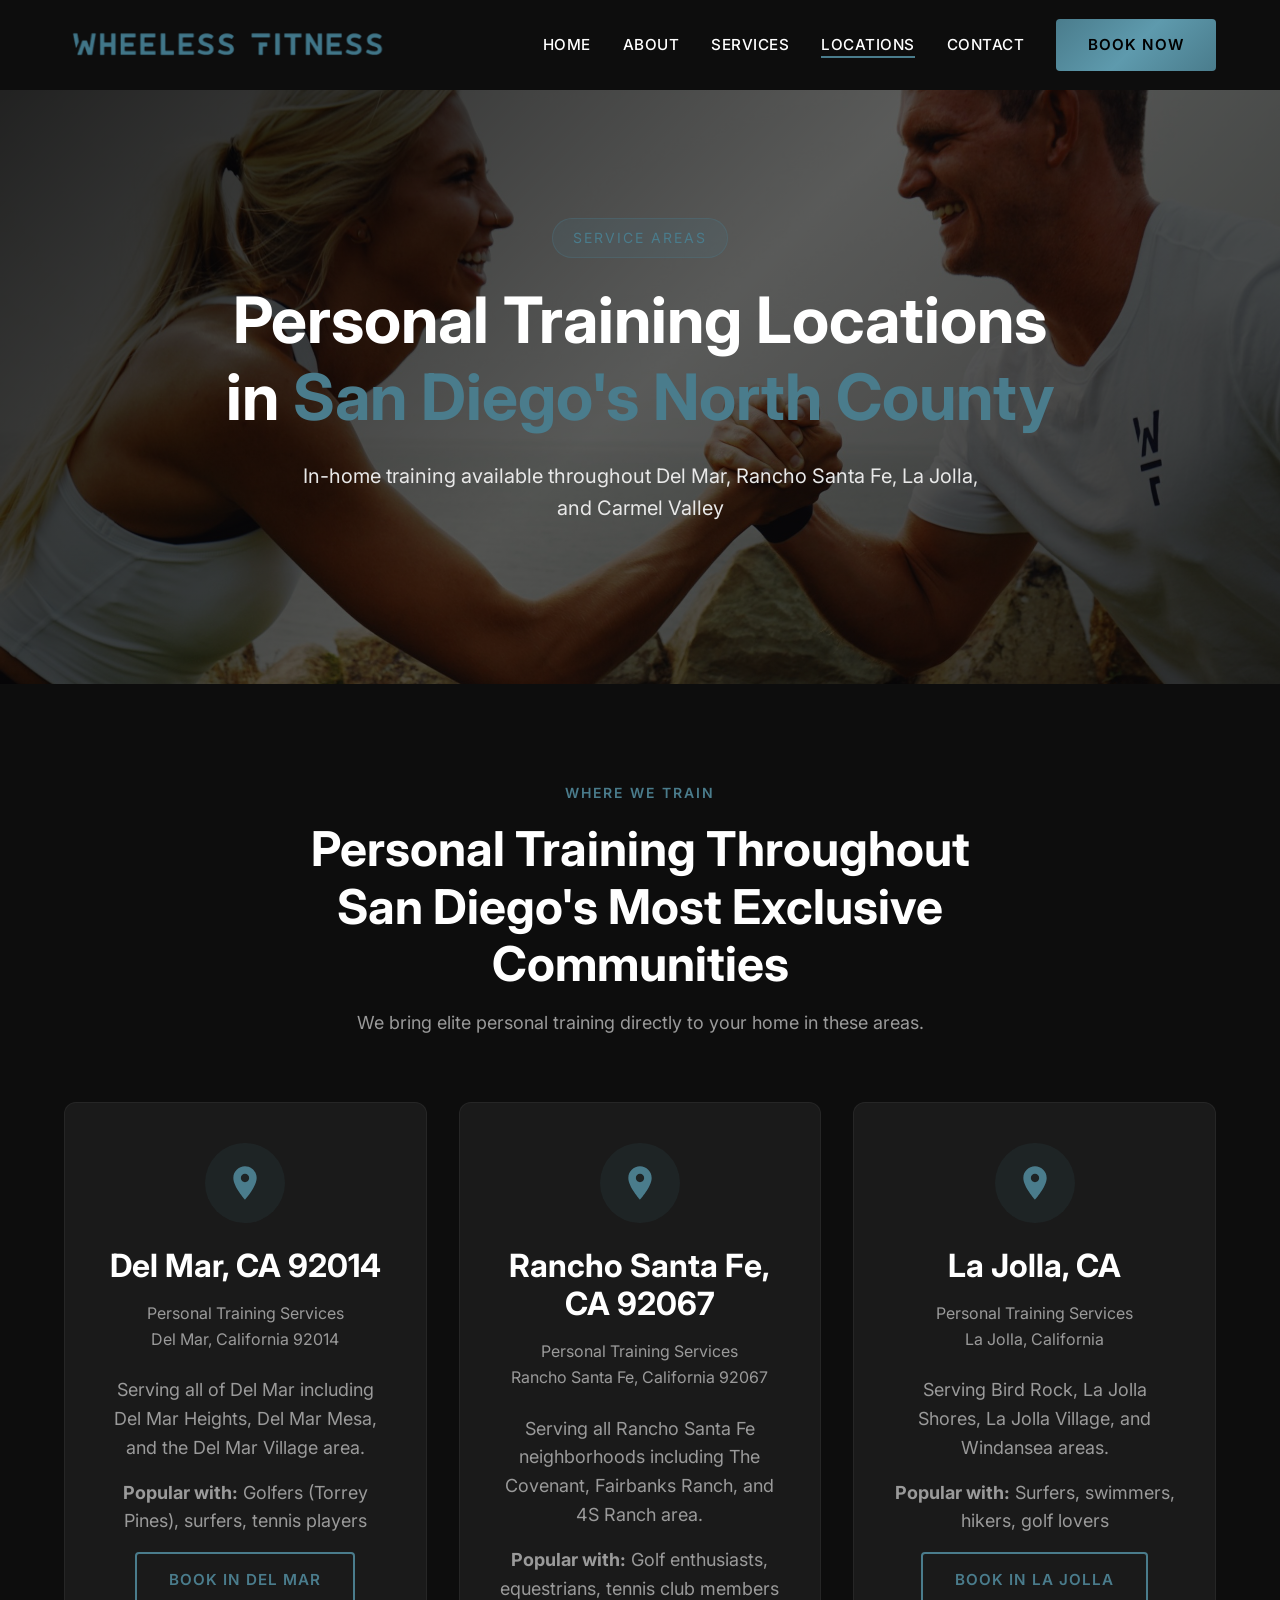
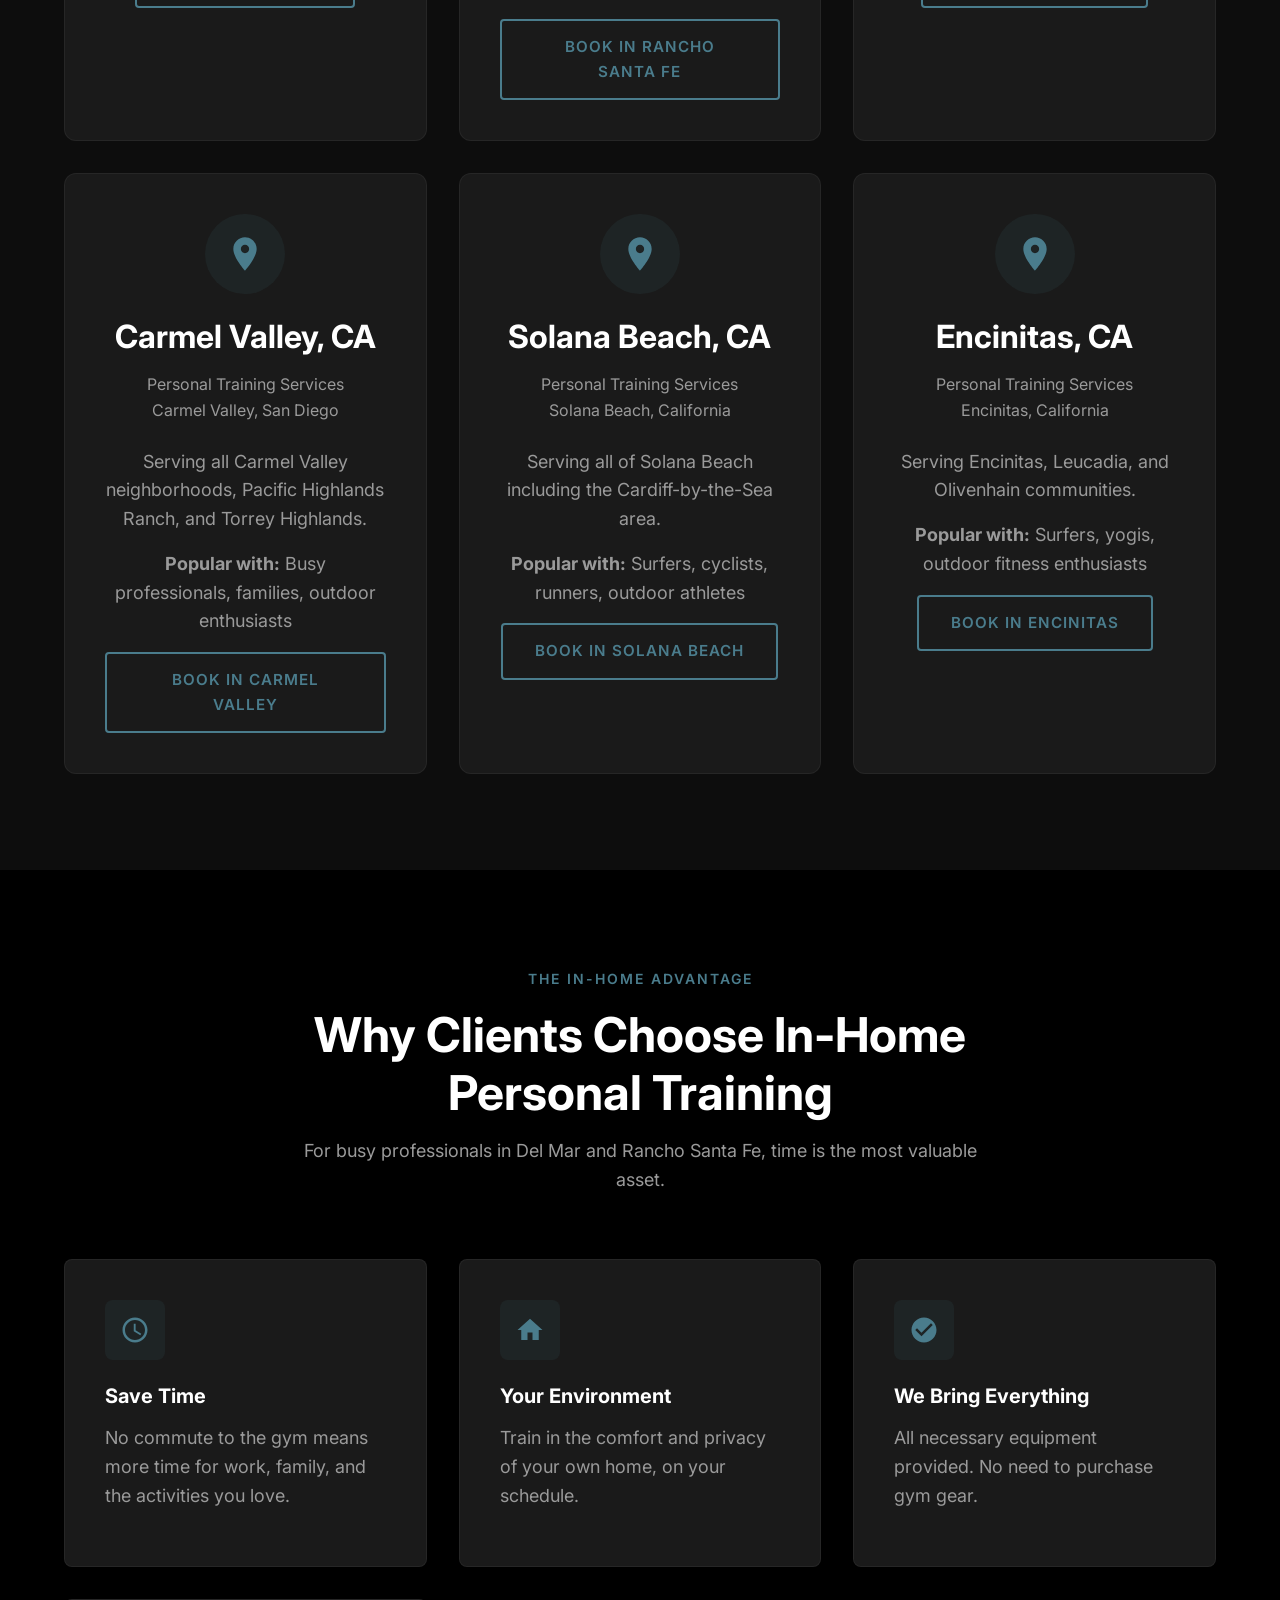
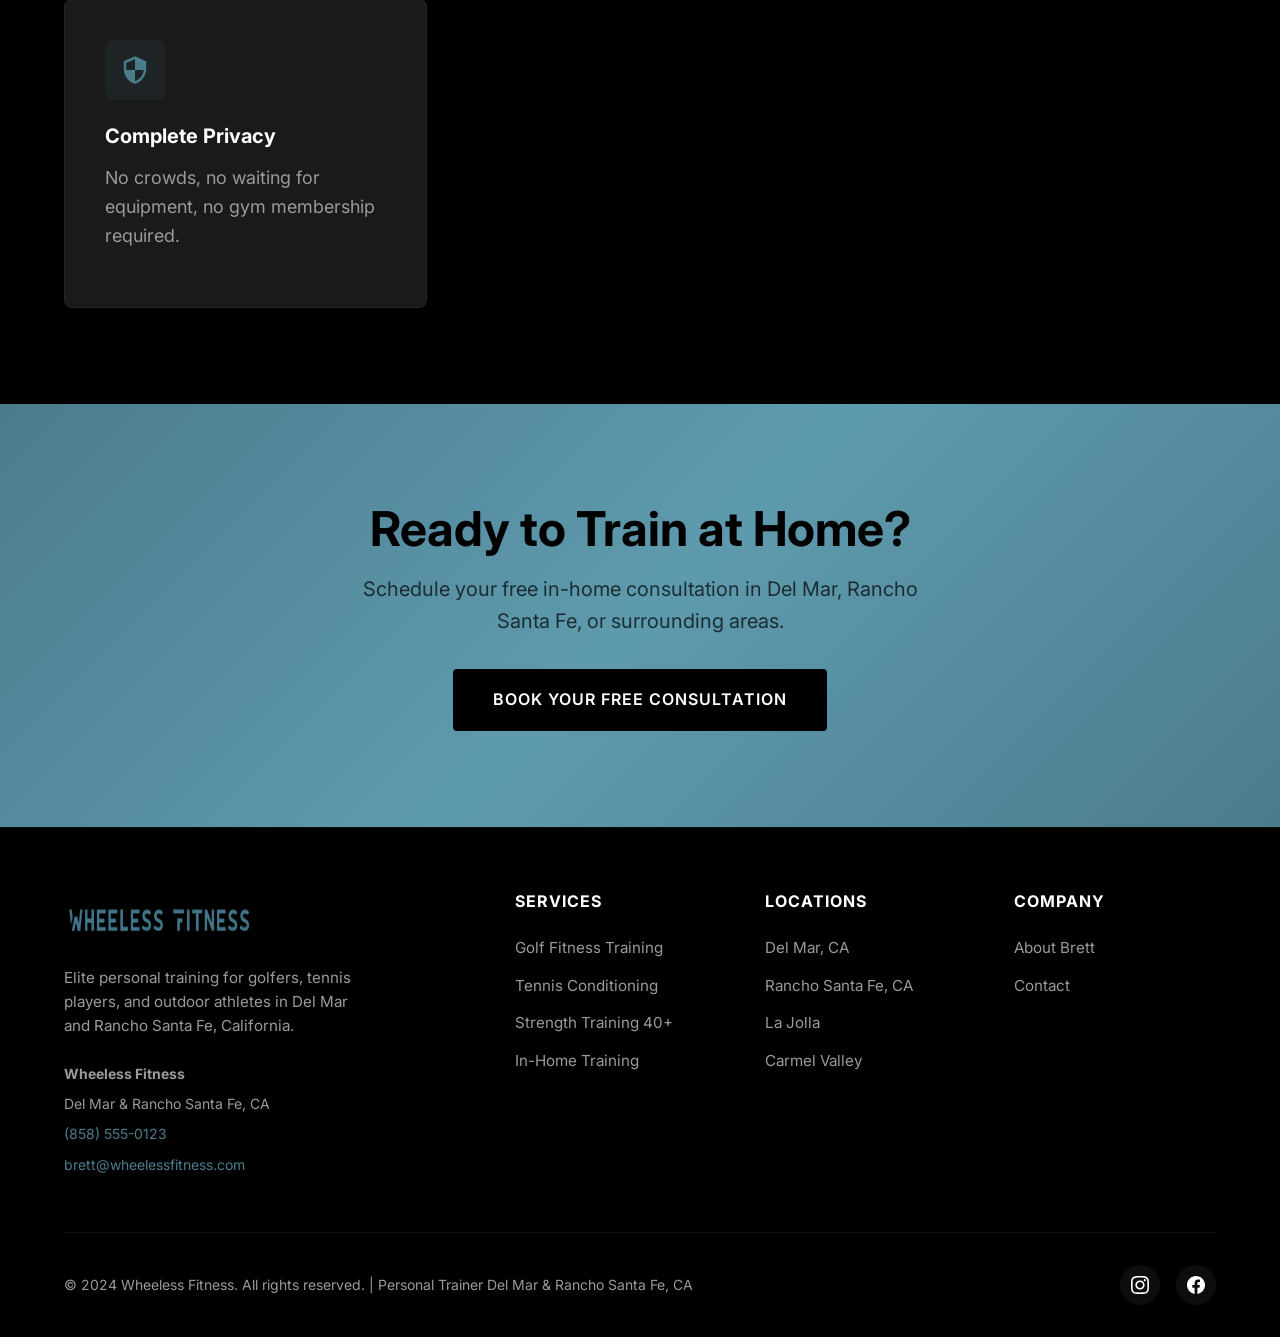
<file: locations.html>
<!DOCTYPE html>
<html lang="en">
<head>
    <meta charset="UTF-8">
    <meta name="viewport" content="width=device-width, initial-scale=1.0">
    <meta http-equiv="X-UA-Compatible" content="IE=edge">
    
    <!-- Primary Meta Tags -->
    <title>Personal Trainer Locations | Del Mar, Rancho Santa Fe, La Jolla, Carmel Valley CA</title>
    <meta name="title" content="Personal Trainer Locations | Del Mar, Rancho Santa Fe, La Jolla, Carmel Valley CA">
    <meta name="description" content="Wheeless Fitness serves Del Mar (92014), Rancho Santa Fe (92067), La Jolla, Carmel Valley, and Solana Beach. In-home personal training available. Call (858) 555-0123.">
    <meta name="keywords" content="personal trainer Del Mar 92014, personal trainer Rancho Santa Fe 92067, personal trainer La Jolla, personal trainer Carmel Valley, in-home fitness San Diego North County">
    <meta name="robots" content="index, follow">
    
    <!-- Open Graph -->
    <meta property="og:type" content="website">
    <meta property="og:url" content="https://www.wheelessfitness.com/locations">
    <meta property="og:title" content="Personal Training Locations | Del Mar & Rancho Santa Fe">
    <meta property="og:description" content="In-home personal training in Del Mar, Rancho Santa Fe, La Jolla, and Carmel Valley.">
    <meta property="og:image" content="https://iambarabbas.github.io/wheeless-fitness-rebuild/images/hero-bg.jpg">
    
    <!-- Canonical -->
    <link rel="canonical" href="https://www.wheelessfitness.com/locations">
    
    <!-- Favicon -->
    <link rel="icon" type="image/jpeg" href="images/favicon.jpg">
    
    <!-- Fonts -->
    <link rel="preconnect" href="https://fonts.googleapis.com">
    <link rel="preconnect" href="https://fonts.gstatic.com" crossorigin>
    <link href="https://fonts.googleapis.com/css2?family=Inter:wght@400;500;600;700&display=swap" rel="stylesheet">
    
    <!-- Styles -->
    <link rel="stylesheet" href="css/style.css">

    <!-- Schema Markup for Multiple Locations -->
    <script type="application/ld+json">
    {
        "@context": "https://schema.org",
        "@type": "LocalBusiness",
        "name": "Wheeless Fitness",
        "description": "Elite personal training serving Del Mar, Rancho Santa Fe, La Jolla, and Carmel Valley, California.",
        "telephone": "(858) 555-0123",
        "email": "brett@wheelessfitness.com",
        "url": "https://www.wheelessfitness.com",
        "priceRange": "$$$",
        "areaServed": [
            {
                "@type": "City",
                "name": "Del Mar",
                "containedInPlace": {
                    "@type": "State",
                    "name": "California"
                },
                "postalCode": "92014"
            },
            {
                "@type": "City",
                "name": "Rancho Santa Fe",
                "containedInPlace": {
                    "@type": "State",
                    "name": "California"
                },
                "postalCode": "92067"
            },
            {
                "@type": "City",
                "name": "La Jolla",
                "containedInPlace": {
                    "@type": "State",
                    "name": "California"
                }
            },
            {
                "@type": "City",
                "name": "Carmel Valley",
                "containedInPlace": {
                    "@type": "State",
                    "name": "California"
                }
            },
            {
                "@type": "City",
                "name": "Solana Beach",
                "containedInPlace": {
                    "@type": "State",
                    "name": "California"
                }
            }
        ],
        "geo": {
            "@type": "GeoCircle",
            "geoMidpoint": {
                "@type": "GeoCoordinates",
                "latitude": 32.9595,
                "longitude": -117.2653
            },
            "geoRadius": "15 mi"
        }
    }
    </script>
</head>
<body>
    <!-- NAP Bar -->
    <div class="nap-bar">
        <div class="container">
            <div class="nap-info">
                <div class="nap-item">
                    <svg xmlns="http://www.w3.org/2000/svg" viewBox="0 0 24 24"><path d="M12 2C8.13 2 5 5.13 5 9c0 5.25 7 13 7 13s7-7.75 7-13c0-3.87-3.13-7-7-7zm0 9.5c-1.38 0-2.5-1.12-2.5-2.5s1.12-2.5 2.5-2.5 2.5 1.12 2.5 2.5-1.12 2.5-2.5 2.5z"/></svg>
                    <span>Del Mar & Rancho Santa Fe, CA</span>
                </div>
                <div class="nap-item">
                    <svg xmlns="http://www.w3.org/2000/svg" viewBox="0 0 24 24"><path d="M6.62 10.79c1.44 2.83 3.76 5.14 6.59 6.59l2.2-2.2c.27-.27.67-.36 1.02-.24 1.12.37 2.33.57 3.57.57.55 0 1 .45 1 1V20c0 .55-.45 1-1 1-9.39 0-17-7.61-17-17 0-.55.45-1 1-1h3.5c.55 0 1 .45 1 1 0 1.25.2 2.45.57 3.57.11.35.03.74-.25 1.02l-2.2 2.2z"/></svg>
                    <a href="tel:+18585550123">(858) 555-0123</a>
                </div>
                <div class="nap-item">
                    <svg xmlns="http://www.w3.org/2000/svg" viewBox="0 0 24 24"><path d="M20 4H4c-1.1 0-1.99.9-1.99 2L2 18c0 1.1.9 2 2 2h16c1.1 0 2-.9 2-2V6c0-1.1-.9-2-2-2zm0 4l-8 5-8-5V6l8 5 8-5v2z"/></svg>
                    <a href="mailto:brett@wheelessfitness.com">brett@wheelessfitness.com</a>
                </div>
            </div>
            <a href="contact.html" class="btn btn-primary">Free Consultation</a>
        </div>
    </div>

    <!-- Header -->
    <header>
        <div class="header-main">
            <div class="container">
                <a href="index.html" class="logo">
                    <img src="images/logo.png" alt="Wheeless Fitness - Personal Trainer Del Mar Rancho Santa Fe" width="188" height="29">
                </a>
                <nav>
                    <ul id="nav-menu">
                        <li><a href="index.html">Home</a></li>
                        <li><a href="about.html">About</a></li>
                        <li><a href="services.html">Services</a></li>
                        <li><a href="locations.html" class="active">Locations</a></li>
                        <li><a href="contact.html">Contact</a></li>
                        <li><a href="contact.html" class="btn btn-primary">Book Now</a></li>
                    </ul>
                </nav>
                <button class="mobile-toggle" aria-label="Toggle menu" id="mobile-toggle">
                    <span></span>
                    <span></span>
                    <span></span>
                </button>
            </div>
        </div>
    </header>

    <!-- Page Hero -->
    <section class="hero" style="min-height: 50vh;">
        <div class="hero-bg">
            <img src="images/hero-bg.jpg" alt="Personal Training Locations San Diego North County" width="2500" height="1628" loading="eager">
        </div>
        <div class="hero-overlay"></div>
        <div class="hero-content">
            <span class="hero-badge">Service Areas</span>
            <h1>Personal Training Locations in <span class="highlight">San Diego's North County</span></h1>
            <p>In-home training available throughout Del Mar, Rancho Santa Fe, La Jolla, and Carmel Valley</p>
        </div>
    </section>

    <!-- Location Cards -->
    <section>
        <div class="container">
            <div class="section-header">
                <span class="section-badge">Where We Train</span>
                <h2>Personal Training Throughout San Diego's Most Exclusive Communities</h2>
                <p>We bring elite personal training directly to your home in these areas.</p>
            </div>
            <div class="locations-grid">
                <div class="location-card" id="del-mar">
                    <div class="location-icon">
                        <svg xmlns="http://www.w3.org/2000/svg" viewBox="0 0 24 24"><path d="M12 2C8.13 2 5 5.13 5 9c0 5.25 7 13 7 13s7-7.75 7-13c0-3.87-3.13-7-7-7zm0 9.5c-1.38 0-2.5-1.12-2.5-2.5s1.12-2.5 2.5-2.5 2.5 1.12 2.5 2.5-1.12 2.5-2.5 2.5z"/></svg>
                    </div>
                    <h3>Del Mar, CA 92014</h3>
                    <address>
                        Personal Training Services<br>
                        Del Mar, California 92014
                    </address>
                    <p>Serving all of Del Mar including Del Mar Heights, Del Mar Mesa, and the Del Mar Village area.</p>
                    <p><strong>Popular with:</strong> Golfers (Torrey Pines), surfers, tennis players</p>
                    <a href="contact.html" class="btn btn-outline">Book in Del Mar</a>
                </div>
                <div class="location-card" id="rancho-santa-fe">
                    <div class="location-icon">
                        <svg xmlns="http://www.w3.org/2000/svg" viewBox="0 0 24 24"><path d="M12 2C8.13 2 5 5.13 5 9c0 5.25 7 13 7 13s7-7.75 7-13c0-3.87-3.13-7-7-7zm0 9.5c-1.38 0-2.5-1.12-2.5-2.5s1.12-2.5 2.5-2.5 2.5 1.12 2.5 2.5-1.12 2.5-2.5 2.5z"/></svg>
                    </div>
                    <h3>Rancho Santa Fe, CA 92067</h3>
                    <address>
                        Personal Training Services<br>
                        Rancho Santa Fe, California 92067
                    </address>
                    <p>Serving all Rancho Santa Fe neighborhoods including The Covenant, Fairbanks Ranch, and 4S Ranch area.</p>
                    <p><strong>Popular with:</strong> Golf enthusiasts, equestrians, tennis club members</p>
                    <a href="contact.html" class="btn btn-outline">Book in Rancho Santa Fe</a>
                </div>
                <div class="location-card">
                    <div class="location-icon">
                        <svg xmlns="http://www.w3.org/2000/svg" viewBox="0 0 24 24"><path d="M12 2C8.13 2 5 5.13 5 9c0 5.25 7 13 7 13s7-7.75 7-13c0-3.87-3.13-7-7-7zm0 9.5c-1.38 0-2.5-1.12-2.5-2.5s1.12-2.5 2.5-2.5 2.5 1.12 2.5 2.5-1.12 2.5-2.5 2.5z"/></svg>
                    </div>
                    <h3>La Jolla, CA</h3>
                    <address>
                        Personal Training Services<br>
                        La Jolla, California
                    </address>
                    <p>Serving Bird Rock, La Jolla Shores, La Jolla Village, and Windansea areas.</p>
                    <p><strong>Popular with:</strong> Surfers, swimmers, hikers, golf lovers</p>
                    <a href="contact.html" class="btn btn-outline">Book in La Jolla</a>
                </div>
                <div class="location-card">
                    <div class="location-icon">
                        <svg xmlns="http://www.w3.org/2000/svg" viewBox="0 0 24 24"><path d="M12 2C8.13 2 5 5.13 5 9c0 5.25 7 13 7 13s7-7.75 7-13c0-3.87-3.13-7-7-7zm0 9.5c-1.38 0-2.5-1.12-2.5-2.5s1.12-2.5 2.5-2.5 2.5 1.12 2.5 2.5-1.12 2.5-2.5 2.5z"/></svg>
                    </div>
                    <h3>Carmel Valley, CA</h3>
                    <address>
                        Personal Training Services<br>
                        Carmel Valley, San Diego
                    </address>
                    <p>Serving all Carmel Valley neighborhoods, Pacific Highlands Ranch, and Torrey Highlands.</p>
                    <p><strong>Popular with:</strong> Busy professionals, families, outdoor enthusiasts</p>
                    <a href="contact.html" class="btn btn-outline">Book in Carmel Valley</a>
                </div>
                <div class="location-card">
                    <div class="location-icon">
                        <svg xmlns="http://www.w3.org/2000/svg" viewBox="0 0 24 24"><path d="M12 2C8.13 2 5 5.13 5 9c0 5.25 7 13 7 13s7-7.75 7-13c0-3.87-3.13-7-7-7zm0 9.5c-1.38 0-2.5-1.12-2.5-2.5s1.12-2.5 2.5-2.5 2.5 1.12 2.5 2.5-1.12 2.5-2.5 2.5z"/></svg>
                    </div>
                    <h3>Solana Beach, CA</h3>
                    <address>
                        Personal Training Services<br>
                        Solana Beach, California
                    </address>
                    <p>Serving all of Solana Beach including the Cardiff-by-the-Sea area.</p>
                    <p><strong>Popular with:</strong> Surfers, cyclists, runners, outdoor athletes</p>
                    <a href="contact.html" class="btn btn-outline">Book in Solana Beach</a>
                </div>
                <div class="location-card">
                    <div class="location-icon">
                        <svg xmlns="http://www.w3.org/2000/svg" viewBox="0 0 24 24"><path d="M12 2C8.13 2 5 5.13 5 9c0 5.25 7 13 7 13s7-7.75 7-13c0-3.87-3.13-7-7-7zm0 9.5c-1.38 0-2.5-1.12-2.5-2.5s1.12-2.5 2.5-2.5 2.5 1.12 2.5 2.5-1.12 2.5-2.5 2.5z"/></svg>
                    </div>
                    <h3>Encinitas, CA</h3>
                    <address>
                        Personal Training Services<br>
                        Encinitas, California
                    </address>
                    <p>Serving Encinitas, Leucadia, and Olivenhain communities.</p>
                    <p><strong>Popular with:</strong> Surfers, yogis, outdoor fitness enthusiasts</p>
                    <a href="contact.html" class="btn btn-outline">Book in Encinitas</a>
                </div>
            </div>
        </div>
    </section>

    <!-- Why In-Home -->
    <section class="bg-darker">
        <div class="container">
            <div class="section-header">
                <span class="section-badge">The In-Home Advantage</span>
                <h2>Why Clients Choose In-Home Personal Training</h2>
                <p>For busy professionals in Del Mar and Rancho Santa Fe, time is the most valuable asset.</p>
            </div>
            <div class="features-grid">
                <div class="feature-card">
                    <div class="feature-icon">
                        <svg xmlns="http://www.w3.org/2000/svg" viewBox="0 0 24 24"><path d="M11.99 2C6.47 2 2 6.48 2 12s4.47 10 9.99 10C17.52 22 22 17.52 22 12S17.52 2 11.99 2zM12 20c-4.42 0-8-3.58-8-8s3.58-8 8-8 8 3.58 8 8-3.58 8-8 8zm.5-13H11v6l5.25 3.15.75-1.23-4.5-2.67z"/></svg>
                    </div>
                    <h3>Save Time</h3>
                    <p>No commute to the gym means more time for work, family, and the activities you love.</p>
                </div>
                <div class="feature-card">
                    <div class="feature-icon">
                        <svg xmlns="http://www.w3.org/2000/svg" viewBox="0 0 24 24"><path d="M10 20v-6h4v6h5v-8h3L12 3 2 12h3v8z"/></svg>
                    </div>
                    <h3>Your Environment</h3>
                    <p>Train in the comfort and privacy of your own home, on your schedule.</p>
                </div>
                <div class="feature-card">
                    <div class="feature-icon">
                        <svg xmlns="http://www.w3.org/2000/svg" viewBox="0 0 24 24"><path d="M12 2C6.48 2 2 6.48 2 12s4.48 10 10 10 10-4.48 10-10S17.52 2 12 2zm-2 15l-5-5 1.41-1.41L10 14.17l7.59-7.59L19 8l-9 9z"/></svg>
                    </div>
                    <h3>We Bring Everything</h3>
                    <p>All necessary equipment provided. No need to purchase gym gear.</p>
                </div>
                <div class="feature-card">
                    <div class="feature-icon">
                        <svg xmlns="http://www.w3.org/2000/svg" viewBox="0 0 24 24"><path d="M12 1L3 5v6c0 5.55 3.84 10.74 9 12 5.16-1.26 9-6.45 9-12V5l-9-4zm0 10.99h7c-.53 4.12-3.28 7.79-7 8.94V12H5V6.3l7-3.11v8.8z"/></svg>
                    </div>
                    <h3>Complete Privacy</h3>
                    <p>No crowds, no waiting for equipment, no gym membership required.</p>
                </div>
            </div>
        </div>
    </section>

    <!-- CTA Section -->
    <section class="cta-section">
        <div class="container">
            <h2>Ready to Train at Home?</h2>
            <p>Schedule your free in-home consultation in Del Mar, Rancho Santa Fe, or surrounding areas.</p>
            <a href="contact.html" class="btn btn-large">Book Your Free Consultation</a>
        </div>
    </section>

    <!-- Footer -->
    <footer>
        <div class="container">
            <div class="footer-grid">
                <div class="footer-brand">
                    <img src="images/logo.png" alt="Wheeless Fitness Logo" width="188" height="29">
                    <p>Elite personal training for golfers, tennis players, and outdoor athletes in Del Mar and Rancho Santa Fe, California.</p>
                    <div class="footer-nap">
                        <p><strong>Wheeless Fitness</strong></p>
                        <p>Del Mar & Rancho Santa Fe, CA</p>
                        <p><a href="tel:+18585550123">(858) 555-0123</a></p>
                        <p><a href="mailto:brett@wheelessfitness.com">brett@wheelessfitness.com</a></p>
                    </div>
                </div>
                <div class="footer-section">
                    <h4>Services</h4>
                    <ul>
                        <li><a href="services.html#golf">Golf Fitness Training</a></li>
                        <li><a href="services.html#tennis">Tennis Conditioning</a></li>
                        <li><a href="services.html#strength">Strength Training 40+</a></li>
                        <li><a href="services.html#inhome">In-Home Training</a></li>
                    </ul>
                </div>
                <div class="footer-section">
                    <h4>Locations</h4>
                    <ul>
                        <li><a href="locations.html#del-mar">Del Mar, CA</a></li>
                        <li><a href="locations.html#rancho-santa-fe">Rancho Santa Fe, CA</a></li>
                        <li><a href="locations.html">La Jolla</a></li>
                        <li><a href="locations.html">Carmel Valley</a></li>
                    </ul>
                </div>
                <div class="footer-section">
                    <h4>Company</h4>
                    <ul>
                        <li><a href="about.html">About Brett</a></li>
                        <li><a href="contact.html">Contact</a></li>
                    </ul>
                </div>
            </div>
            <div class="footer-bottom">
                <p>&copy; 2024 Wheeless Fitness. All rights reserved. | Personal Trainer Del Mar & Rancho Santa Fe, CA</p>
                <div class="social-links">
                    <a href="https://www.instagram.com/wheelessfitness" aria-label="Instagram" rel="noopener" target="_blank">
                        <svg xmlns="http://www.w3.org/2000/svg" viewBox="0 0 24 24"><path d="M12 2.163c3.204 0 3.584.012 4.85.07 3.252.148 4.771 1.691 4.919 4.919.058 1.265.069 1.645.069 4.849 0 3.205-.012 3.584-.069 4.849-.149 3.225-1.664 4.771-4.919 4.919-1.266.058-1.644.07-4.85.07-3.204 0-3.584-.012-4.849-.07-3.26-.149-4.771-1.699-4.919-4.92-.058-1.265-.07-1.644-.07-4.849 0-3.204.013-3.583.07-4.849.149-3.227 1.664-4.771 4.919-4.919 1.266-.057 1.645-.069 4.849-.069zm0-2.163c-3.259 0-3.667.014-4.947.072-4.358.2-6.78 2.618-6.98 6.98-.059 1.281-.073 1.689-.073 4.948 0 3.259.014 3.668.072 4.948.2 4.358 2.618 6.78 6.98 6.98 1.281.058 1.689.072 4.948.072 3.259 0 3.668-.014 4.948-.072 4.354-.2 6.782-2.618 6.979-6.98.059-1.28.073-1.689.073-4.948 0-3.259-.014-3.667-.072-4.947-.196-4.354-2.617-6.78-6.979-6.98-1.281-.059-1.69-.073-4.949-.073zm0 5.838c-3.403 0-6.162 2.759-6.162 6.162s2.759 6.163 6.162 6.163 6.162-2.759 6.162-6.163c0-3.403-2.759-6.162-6.162-6.162zm0 10.162c-2.209 0-4-1.79-4-4 0-2.209 1.791-4 4-4s4 1.791 4 4c0 2.21-1.791 4-4 4zm6.406-11.845c-.796 0-1.441.645-1.441 1.44s.645 1.44 1.441 1.44c.795 0 1.439-.645 1.439-1.44s-.644-1.44-1.439-1.44z"/></svg>
                    </a>
                    <a href="https://www.facebook.com/wheelessfitness" aria-label="Facebook" rel="noopener" target="_blank">
                        <svg xmlns="http://www.w3.org/2000/svg" viewBox="0 0 24 24"><path d="M24 12.073c0-6.627-5.373-12-12-12s-12 5.373-12 12c0 5.99 4.388 10.954 10.125 11.854v-8.385H7.078v-3.47h3.047V9.43c0-3.007 1.792-4.669 4.533-4.669 1.312 0 2.686.235 2.686.235v2.953H15.83c-1.491 0-1.956.925-1.956 1.874v2.25h3.328l-.532 3.47h-2.796v8.385C19.612 23.027 24 18.062 24 12.073z"/></svg>
                    </a>
                </div>
            </div>
        </div>
    </footer>

    <script src="js/main.js"></script>
</body>
</html>
</file>
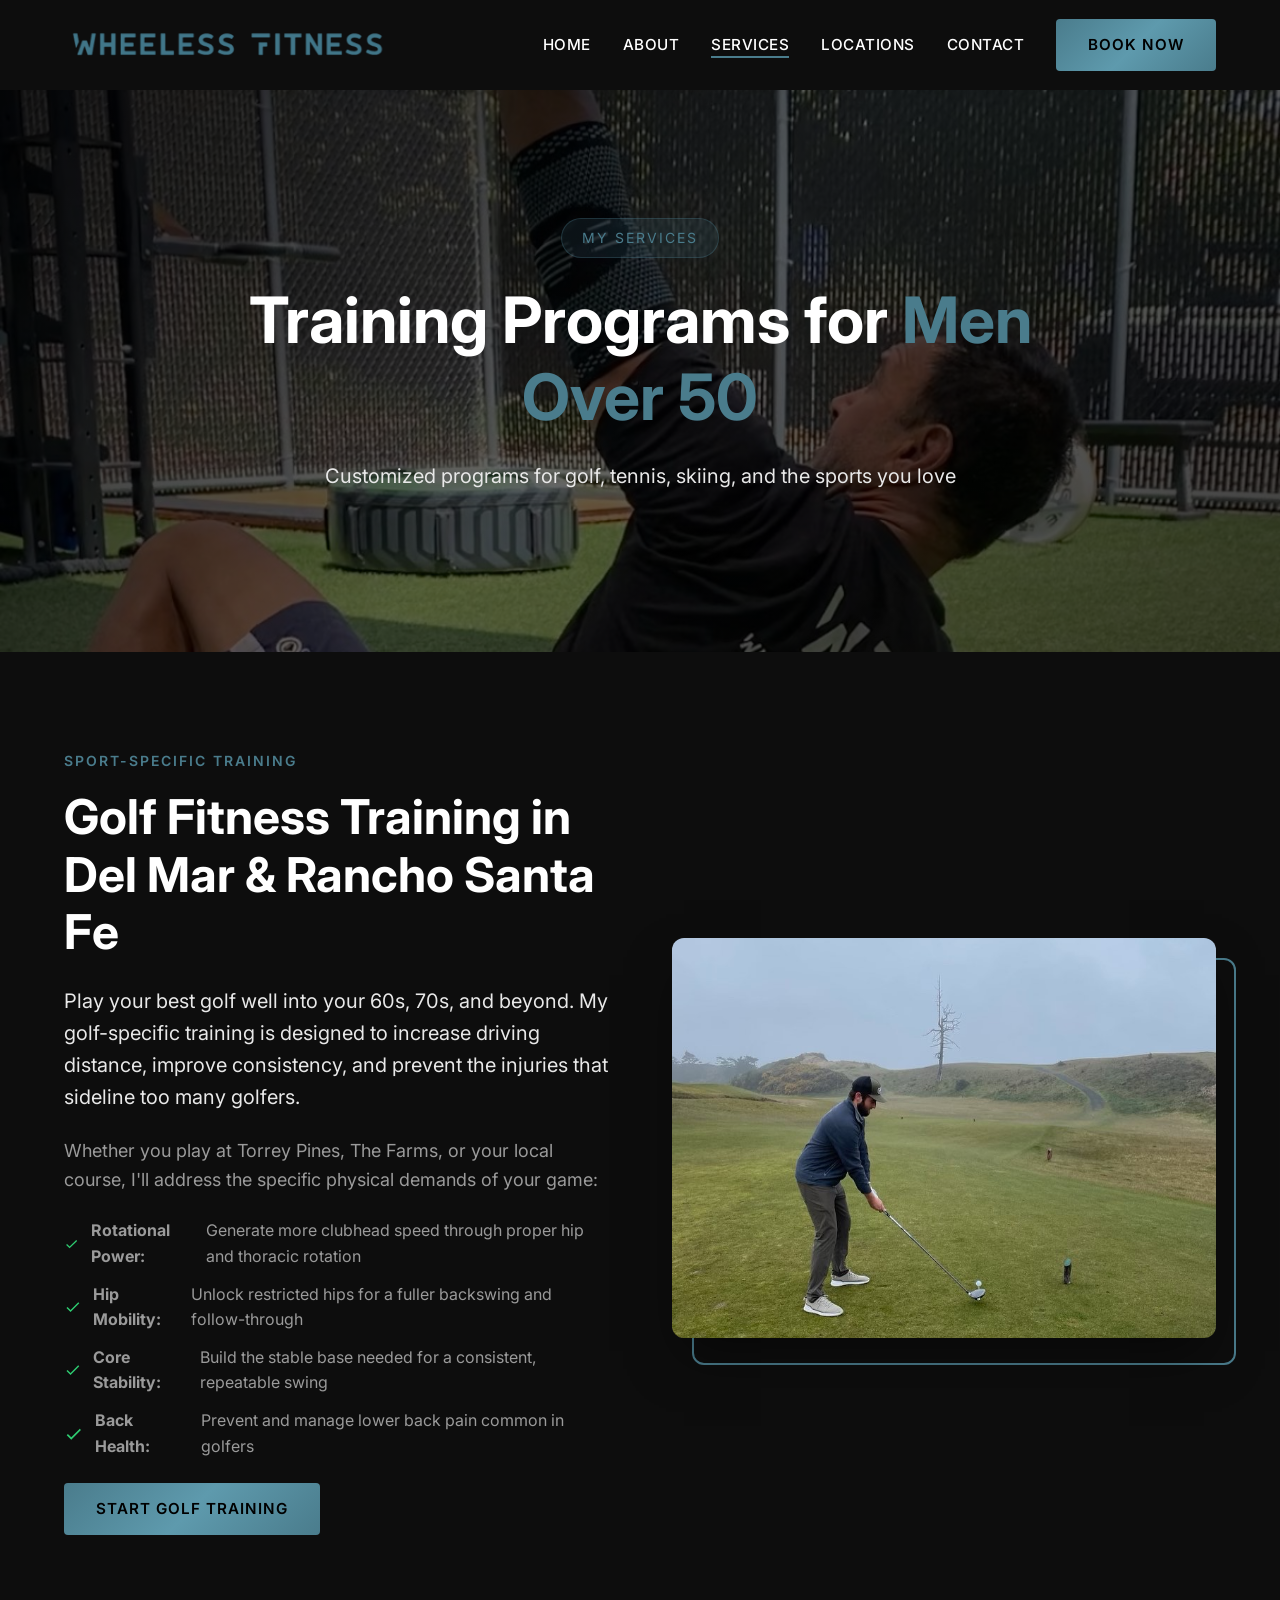
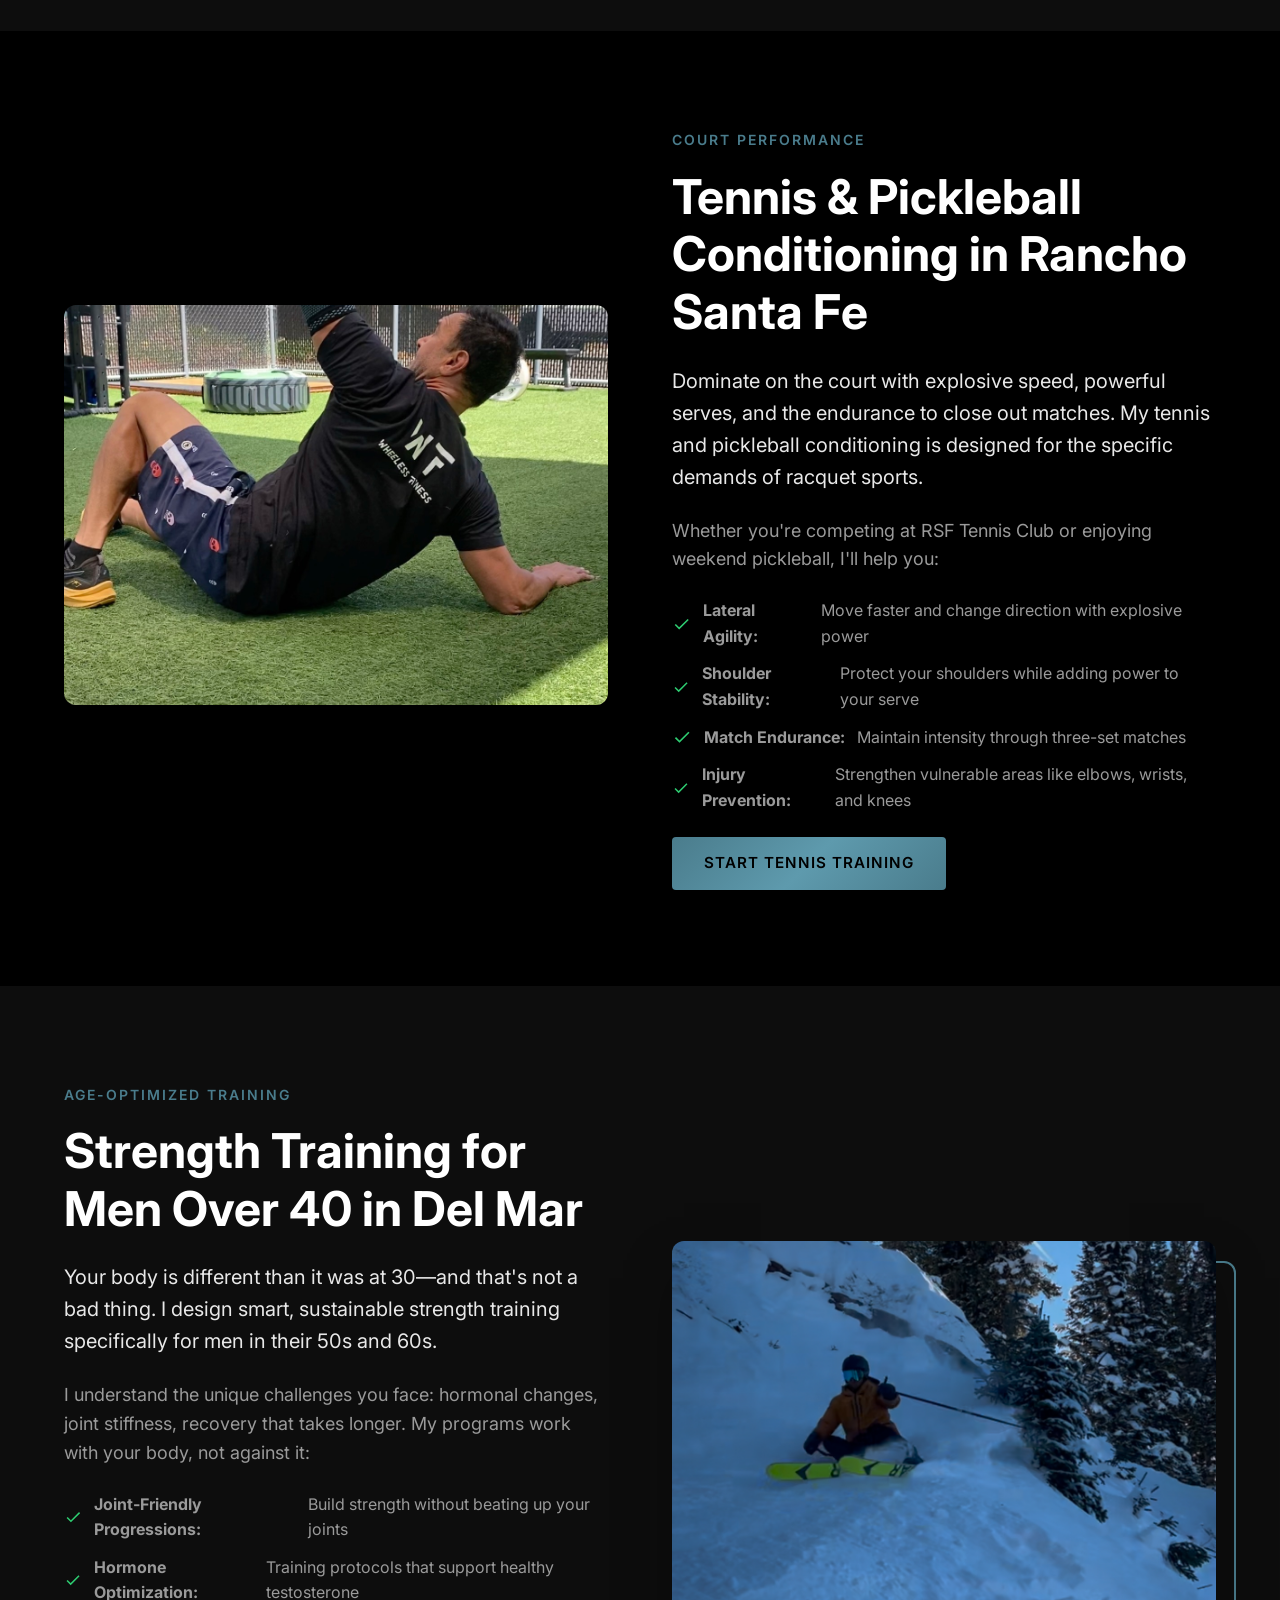
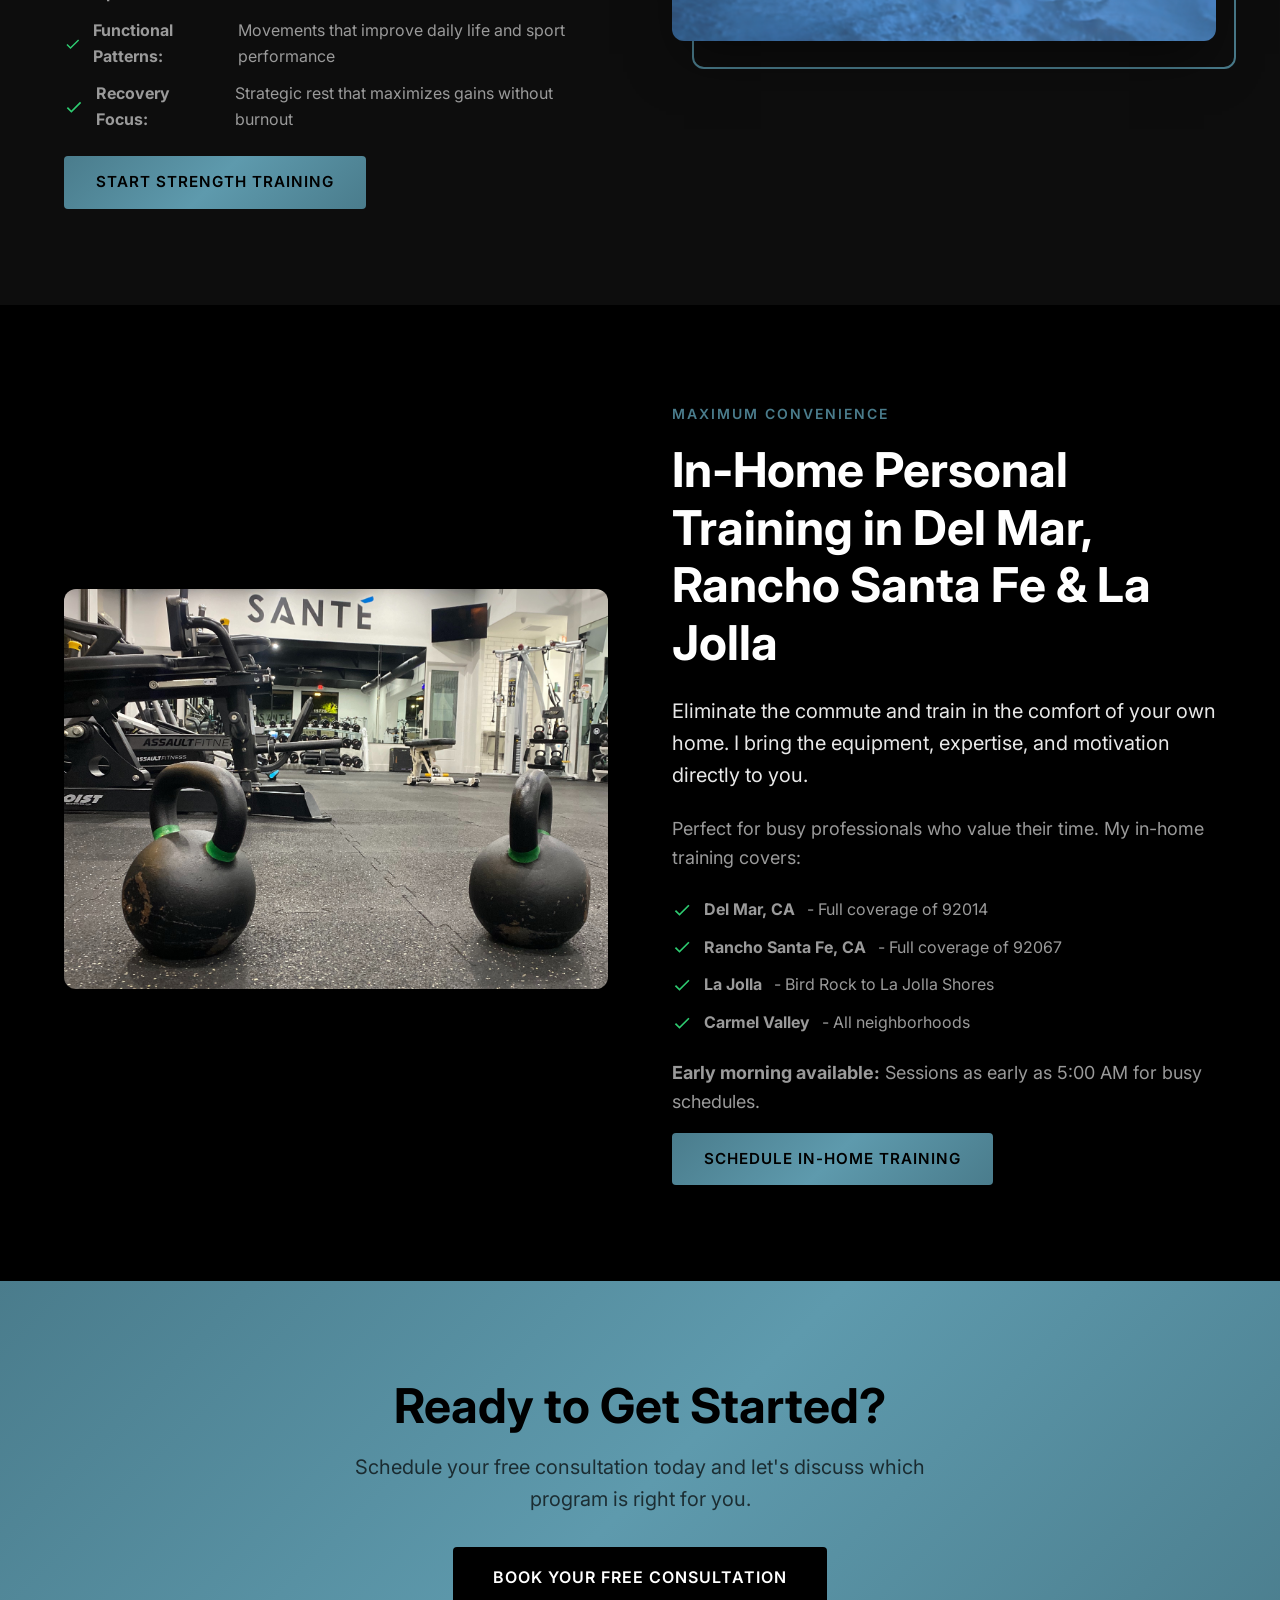
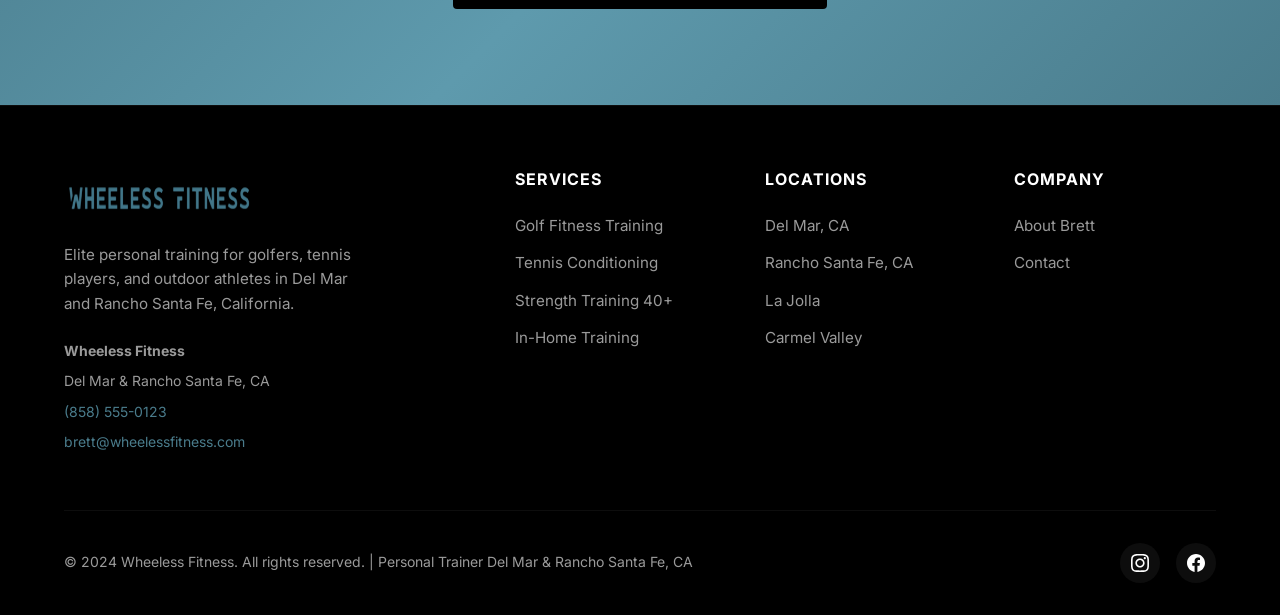
<file: services.html>
<!DOCTYPE html>
<html lang="en">
<head>
    <meta charset="UTF-8">
    <meta name="viewport" content="width=device-width, initial-scale=1.0">
    <meta http-equiv="X-UA-Compatible" content="IE=edge">
    
    <!-- Primary Meta Tags -->
    <title>Personal Training Services Del Mar & Rancho Santa Fe | Golf Fitness, Tennis Conditioning, Strength Training</title>
    <meta name="title" content="Personal Training Services Del Mar & Rancho Santa Fe | Golf Fitness, Tennis Conditioning, Strength Training">
    <meta name="description" content="Premium personal training services in Del Mar and Rancho Santa Fe. Golf fitness training, tennis conditioning, in-home personal training, and strength training for men over 40. Call (858) 555-0123.">
    <meta name="keywords" content="golf fitness training Del Mar, tennis conditioning Rancho Santa Fe, in-home personal trainer San Diego, strength training men over 40, executive fitness training, outdoor athlete training">
    <meta name="robots" content="index, follow">
    
    <!-- Open Graph -->
    <meta property="og:type" content="website">
    <meta property="og:url" content="https://www.wheelessfitness.com/services">
    <meta property="og:title" content="Personal Training Services | Wheeless Fitness Del Mar">
    <meta property="og:description" content="Golf fitness, tennis conditioning, and strength training for men over 40 in Del Mar and Rancho Santa Fe.">
    <meta property="og:image" content="https://iambarabbas.github.io/wheeless-fitness-rebuild/images/hero-bg.jpg">
    
    <!-- Canonical -->
    <link rel="canonical" href="https://www.wheelessfitness.com/services">
    
    <!-- Favicon -->
    <link rel="icon" type="image/jpeg" href="images/favicon.jpg">
    
    <!-- Fonts -->
    <link rel="preconnect" href="https://fonts.googleapis.com">
    <link rel="preconnect" href="https://fonts.gstatic.com" crossorigin>
    <link href="https://fonts.googleapis.com/css2?family=Inter:wght@400;500;600;700&display=swap" rel="stylesheet">
    
    <!-- Styles -->
    <link rel="stylesheet" href="css/style.css">

    <!-- Schema Markup -->
    <script type="application/ld+json">
    {
        "@context": "https://schema.org",
        "@type": "ItemList",
        "name": "Personal Training Services",
        "description": "Premium personal training services offered by Wheeless Fitness in Del Mar and Rancho Santa Fe, California",
        "itemListElement": [
            {
                "@type": "Service",
                "position": 1,
                "name": "Golf Fitness Training",
                "description": "Specialized training to improve golf performance, increase driving distance, enhance rotational power, and prevent golf-related injuries.",
                "provider": {
                    "@type": "LocalBusiness",
                    "name": "Wheeless Fitness"
                },
                "areaServed": ["Del Mar, CA", "Rancho Santa Fe, CA", "La Jolla, CA"]
            },
            {
                "@type": "Service",
                "position": 2,
                "name": "Tennis & Pickleball Conditioning",
                "description": "Athletic conditioning for tennis and pickleball players including lateral agility, shoulder stability, and match endurance.",
                "provider": {
                    "@type": "LocalBusiness",
                    "name": "Wheeless Fitness"
                },
                "areaServed": ["Del Mar, CA", "Rancho Santa Fe, CA", "La Jolla, CA"]
            },
            {
                "@type": "Service",
                "position": 3,
                "name": "Strength Training for Men Over 40",
                "description": "Age-appropriate strength training programs designed for men in their 40s, 50s, and 60s with joint-friendly progressions and functional movement patterns.",
                "provider": {
                    "@type": "LocalBusiness",
                    "name": "Wheeless Fitness"
                },
                "areaServed": ["Del Mar, CA", "Rancho Santa Fe, CA", "La Jolla, CA"]
            },
            {
                "@type": "Service",
                "position": 4,
                "name": "In-Home Personal Training",
                "description": "Convenient personal training sessions at your home in Del Mar, Rancho Santa Fe, La Jolla, or Carmel Valley.",
                "provider": {
                    "@type": "LocalBusiness",
                    "name": "Wheeless Fitness"
                },
                "areaServed": ["Del Mar, CA", "Rancho Santa Fe, CA", "La Jolla, CA", "Carmel Valley, CA"]
            }
        ]
    }
    </script>
</head>
<body>
    <!-- NAP Bar -->
    <div class="nap-bar">
        <div class="container">
            <div class="nap-info">
                <div class="nap-item">
                    <svg xmlns="http://www.w3.org/2000/svg" viewBox="0 0 24 24"><path d="M12 2C8.13 2 5 5.13 5 9c0 5.25 7 13 7 13s7-7.75 7-13c0-3.87-3.13-7-7-7zm0 9.5c-1.38 0-2.5-1.12-2.5-2.5s1.12-2.5 2.5-2.5 2.5 1.12 2.5 2.5-1.12 2.5-2.5 2.5z"/></svg>
                    <span>Del Mar & Rancho Santa Fe, CA</span>
                </div>
                <div class="nap-item">
                    <svg xmlns="http://www.w3.org/2000/svg" viewBox="0 0 24 24"><path d="M6.62 10.79c1.44 2.83 3.76 5.14 6.59 6.59l2.2-2.2c.27-.27.67-.36 1.02-.24 1.12.37 2.33.57 3.57.57.55 0 1 .45 1 1V20c0 .55-.45 1-1 1-9.39 0-17-7.61-17-17 0-.55.45-1 1-1h3.5c.55 0 1 .45 1 1 0 1.25.2 2.45.57 3.57.11.35.03.74-.25 1.02l-2.2 2.2z"/></svg>
                    <a href="tel:+18585550123">(858) 555-0123</a>
                </div>
                <div class="nap-item">
                    <svg xmlns="http://www.w3.org/2000/svg" viewBox="0 0 24 24"><path d="M20 4H4c-1.1 0-1.99.9-1.99 2L2 18c0 1.1.9 2 2 2h16c1.1 0 2-.9 2-2V6c0-1.1-.9-2-2-2zm0 4l-8 5-8-5V6l8 5 8-5v2z"/></svg>
                    <a href="mailto:brett@wheelessfitness.com">brett@wheelessfitness.com</a>
                </div>
            </div>
            <a href="contact.html" class="btn btn-primary">Free Consultation</a>
        </div>
    </div>

    <!-- Header -->
    <header>
        <div class="header-main">
            <div class="container">
                <a href="index.html" class="logo">
                    <img src="images/logo.png" alt="Wheeless Fitness - Personal Trainer Del Mar Rancho Santa Fe" width="188" height="29">
                </a>
                <nav>
                    <ul id="nav-menu">
                        <li><a href="index.html">Home</a></li>
                        <li><a href="about.html">About</a></li>
                        <li><a href="services.html" class="active">Services</a></li>
                        <li><a href="locations.html">Locations</a></li>
                        <li><a href="contact.html">Contact</a></li>
                        <li><a href="contact.html" class="btn btn-primary">Book Now</a></li>
                    </ul>
                </nav>
                <button class="mobile-toggle" aria-label="Toggle menu" id="mobile-toggle">
                    <span></span>
                    <span></span>
                    <span></span>
                </button>
            </div>
        </div>
    </header>

    <!-- Page Hero -->
    <section class="hero" style="min-height: 50vh;">
        <div class="hero-bg">
            <img src="images/training-kettlebell.jpg" alt="Personal Training Services Del Mar Rancho Santa Fe" width="2500" height="1628" loading="eager" style="object-position: center 20%;">
        </div>
        <div class="hero-overlay"></div>
        <div class="hero-content">
            <span class="hero-badge">My Services</span>
            <h1>Training Programs for <span class="highlight">Men Over 50</span></h1>
            <p>Customized programs for golf, tennis, skiing, and the sports you love</p>
        </div>
    </section>

    <!-- Golf Fitness -->
    <section id="golf">
        <div class="container">
            <div class="about-grid">
                <div class="about-content">
                    <span class="section-badge">Sport-Specific Training</span>
                    <h2>Golf Fitness Training in Del Mar & Rancho Santa Fe</h2>
                    <p class="lead">Play your best golf well into your 60s, 70s, and beyond. My golf-specific training is designed to increase driving distance, improve consistency, and prevent the injuries that sideline too many golfers.</p>
                    <p>Whether you play at Torrey Pines, The Farms, or your local course, I'll address the specific physical demands of your game:</p>
                    <ul style="list-style: none; margin: 1.5rem 0;">
                        <li style="display: flex; align-items: center; gap: 0.75rem; margin-bottom: 0.75rem; color: var(--text-muted);">
                            <svg xmlns="http://www.w3.org/2000/svg" viewBox="0 0 24 24" style="width: 20px; height: 20px; fill: #2ECC71;"><path d="M9 16.17L4.83 12l-1.42 1.41L9 19 21 7l-1.41-1.41z"/></svg>
                            <strong>Rotational Power:</strong> Generate more clubhead speed through proper hip and thoracic rotation
                        </li>
                        <li style="display: flex; align-items: center; gap: 0.75rem; margin-bottom: 0.75rem; color: var(--text-muted);">
                            <svg xmlns="http://www.w3.org/2000/svg" viewBox="0 0 24 24" style="width: 20px; height: 20px; fill: #2ECC71;"><path d="M9 16.17L4.83 12l-1.42 1.41L9 19 21 7l-1.41-1.41z"/></svg>
                            <strong>Hip Mobility:</strong> Unlock restricted hips for a fuller backswing and follow-through
                        </li>
                        <li style="display: flex; align-items: center; gap: 0.75rem; margin-bottom: 0.75rem; color: var(--text-muted);">
                            <svg xmlns="http://www.w3.org/2000/svg" viewBox="0 0 24 24" style="width: 20px; height: 20px; fill: #2ECC71;"><path d="M9 16.17L4.83 12l-1.42 1.41L9 19 21 7l-1.41-1.41z"/></svg>
                            <strong>Core Stability:</strong> Build the stable base needed for a consistent, repeatable swing
                        </li>
                        <li style="display: flex; align-items: center; gap: 0.75rem; margin-bottom: 0.75rem; color: var(--text-muted);">
                            <svg xmlns="http://www.w3.org/2000/svg" viewBox="0 0 24 24" style="width: 20px; height: 20px; fill: #2ECC71;"><path d="M9 16.17L4.83 12l-1.42 1.41L9 19 21 7l-1.41-1.41z"/></svg>
                            <strong>Back Health:</strong> Prevent and manage lower back pain common in golfers
                        </li>
                    </ul>
                    <a href="contact.html" class="btn btn-primary">Start Golf Training</a>
                </div>
                <div class="about-image">
                    <img src="images/sport-golf.jpg" alt="Golf Fitness Training Del Mar" style="width: 100%; height: 400px; object-fit: cover; border-radius: 12px; box-shadow: 0 25px 50px -12px rgba(0, 0, 0, 0.5);">
                </div>
            </div>
        </div>
    </section>

    <!-- Tennis Conditioning -->
    <section id="tennis" class="bg-darker">
        <div class="container">
            <div class="about-grid" style="direction: rtl;">
                <div class="about-content" style="direction: ltr;">
                    <span class="section-badge">Court Performance</span>
                    <h2>Tennis & Pickleball Conditioning in Rancho Santa Fe</h2>
                    <p class="lead">Dominate on the court with explosive speed, powerful serves, and the endurance to close out matches. My tennis and pickleball conditioning is designed for the specific demands of racquet sports.</p>
                    <p>Whether you're competing at RSF Tennis Club or enjoying weekend pickleball, I'll help you:</p>
                    <ul style="list-style: none; margin: 1.5rem 0;">
                        <li style="display: flex; align-items: center; gap: 0.75rem; margin-bottom: 0.75rem; color: var(--text-muted);">
                            <svg xmlns="http://www.w3.org/2000/svg" viewBox="0 0 24 24" style="width: 20px; height: 20px; fill: #2ECC71;"><path d="M9 16.17L4.83 12l-1.42 1.41L9 19 21 7l-1.41-1.41z"/></svg>
                            <strong>Lateral Agility:</strong> Move faster and change direction with explosive power
                        </li>
                        <li style="display: flex; align-items: center; gap: 0.75rem; margin-bottom: 0.75rem; color: var(--text-muted);">
                            <svg xmlns="http://www.w3.org/2000/svg" viewBox="0 0 24 24" style="width: 20px; height: 20px; fill: #2ECC71;"><path d="M9 16.17L4.83 12l-1.42 1.41L9 19 21 7l-1.41-1.41z"/></svg>
                            <strong>Shoulder Stability:</strong> Protect your shoulders while adding power to your serve
                        </li>
                        <li style="display: flex; align-items: center; gap: 0.75rem; margin-bottom: 0.75rem; color: var(--text-muted);">
                            <svg xmlns="http://www.w3.org/2000/svg" viewBox="0 0 24 24" style="width: 20px; height: 20px; fill: #2ECC71;"><path d="M9 16.17L4.83 12l-1.42 1.41L9 19 21 7l-1.41-1.41z"/></svg>
                            <strong>Match Endurance:</strong> Maintain intensity through three-set matches
                        </li>
                        <li style="display: flex; align-items: center; gap: 0.75rem; margin-bottom: 0.75rem; color: var(--text-muted);">
                            <svg xmlns="http://www.w3.org/2000/svg" viewBox="0 0 24 24" style="width: 20px; height: 20px; fill: #2ECC71;"><path d="M9 16.17L4.83 12l-1.42 1.41L9 19 21 7l-1.41-1.41z"/></svg>
                            <strong>Injury Prevention:</strong> Strengthen vulnerable areas like elbows, wrists, and knees
                        </li>
                    </ul>
                    <a href="contact.html" class="btn btn-primary">Start Tennis Training</a>
                </div>
                <div class="about-image" style="direction: ltr;">
                    <img src="images/training-kettlebell.jpg" alt="Tennis Conditioning Training" style="width: 100%; height: 400px; object-fit: cover; border-radius: 12px; box-shadow: 0 25px 50px -12px rgba(0, 0, 0, 0.5);">
                </div>
            </div>
        </div>
    </section>

    <!-- Strength Training 40+ -->
    <section id="strength">
        <div class="container">
            <div class="about-grid">
                <div class="about-content">
                    <span class="section-badge">Age-Optimized Training</span>
                    <h2>Strength Training for Men Over 40 in Del Mar</h2>
                    <p class="lead">Your body is different than it was at 30—and that's not a bad thing. I design smart, sustainable strength training specifically for men in their 50s and 60s.</p>
                    <p>I understand the unique challenges you face: hormonal changes, joint stiffness, recovery that takes longer. My programs work with your body, not against it:</p>
                    <ul style="list-style: none; margin: 1.5rem 0;">
                        <li style="display: flex; align-items: center; gap: 0.75rem; margin-bottom: 0.75rem; color: var(--text-muted);">
                            <svg xmlns="http://www.w3.org/2000/svg" viewBox="0 0 24 24" style="width: 20px; height: 20px; fill: #2ECC71;"><path d="M9 16.17L4.83 12l-1.42 1.41L9 19 21 7l-1.41-1.41z"/></svg>
                            <strong>Joint-Friendly Progressions:</strong> Build strength without beating up your joints
                        </li>
                        <li style="display: flex; align-items: center; gap: 0.75rem; margin-bottom: 0.75rem; color: var(--text-muted);">
                            <svg xmlns="http://www.w3.org/2000/svg" viewBox="0 0 24 24" style="width: 20px; height: 20px; fill: #2ECC71;"><path d="M9 16.17L4.83 12l-1.42 1.41L9 19 21 7l-1.41-1.41z"/></svg>
                            <strong>Hormone Optimization:</strong> Training protocols that support healthy testosterone
                        </li>
                        <li style="display: flex; align-items: center; gap: 0.75rem; margin-bottom: 0.75rem; color: var(--text-muted);">
                            <svg xmlns="http://www.w3.org/2000/svg" viewBox="0 0 24 24" style="width: 20px; height: 20px; fill: #2ECC71;"><path d="M9 16.17L4.83 12l-1.42 1.41L9 19 21 7l-1.41-1.41z"/></svg>
                            <strong>Functional Patterns:</strong> Movements that improve daily life and sport performance
                        </li>
                        <li style="display: flex; align-items: center; gap: 0.75rem; margin-bottom: 0.75rem; color: var(--text-muted);">
                            <svg xmlns="http://www.w3.org/2000/svg" viewBox="0 0 24 24" style="width: 20px; height: 20px; fill: #2ECC71;"><path d="M9 16.17L4.83 12l-1.42 1.41L9 19 21 7l-1.41-1.41z"/></svg>
                            <strong>Recovery Focus:</strong> Strategic rest that maximizes gains without burnout
                        </li>
                    </ul>
                    <a href="contact.html" class="btn btn-primary">Start Strength Training</a>
                </div>
                <div class="about-image">
                    <img src="images/skiing-action.jpg" alt="Strength Training for Men Over 40" style="width: 100%; height: 400px; object-fit: cover; border-radius: 12px; box-shadow: 0 25px 50px -12px rgba(0, 0, 0, 0.5);">
                </div>
            </div>
        </div>
    </section>

    <!-- In-Home Training -->
    <section id="inhome" class="bg-darker">
        <div class="container">
            <div class="about-grid" style="direction: rtl;">
                <div class="about-content" style="direction: ltr;">
                    <span class="section-badge">Maximum Convenience</span>
                    <h2>In-Home Personal Training in Del Mar, Rancho Santa Fe & La Jolla</h2>
                    <p class="lead">Eliminate the commute and train in the comfort of your own home. I bring the equipment, expertise, and motivation directly to you.</p>
                    <p>Perfect for busy professionals who value their time. My in-home training covers:</p>
                    <ul style="list-style: none; margin: 1.5rem 0;">
                        <li style="display: flex; align-items: center; gap: 0.75rem; margin-bottom: 0.75rem; color: var(--text-muted);">
                            <svg xmlns="http://www.w3.org/2000/svg" viewBox="0 0 24 24" style="width: 20px; height: 20px; fill: #2ECC71;"><path d="M9 16.17L4.83 12l-1.42 1.41L9 19 21 7l-1.41-1.41z"/></svg>
                            <strong>Del Mar, CA</strong> - Full coverage of 92014
                        </li>
                        <li style="display: flex; align-items: center; gap: 0.75rem; margin-bottom: 0.75rem; color: var(--text-muted);">
                            <svg xmlns="http://www.w3.org/2000/svg" viewBox="0 0 24 24" style="width: 20px; height: 20px; fill: #2ECC71;"><path d="M9 16.17L4.83 12l-1.42 1.41L9 19 21 7l-1.41-1.41z"/></svg>
                            <strong>Rancho Santa Fe, CA</strong> - Full coverage of 92067
                        </li>
                        <li style="display: flex; align-items: center; gap: 0.75rem; margin-bottom: 0.75rem; color: var(--text-muted);">
                            <svg xmlns="http://www.w3.org/2000/svg" viewBox="0 0 24 24" style="width: 20px; height: 20px; fill: #2ECC71;"><path d="M9 16.17L4.83 12l-1.42 1.41L9 19 21 7l-1.41-1.41z"/></svg>
                            <strong>La Jolla</strong> - Bird Rock to La Jolla Shores
                        </li>
                        <li style="display: flex; align-items: center; gap: 0.75rem; margin-bottom: 0.75rem; color: var(--text-muted);">
                            <svg xmlns="http://www.w3.org/2000/svg" viewBox="0 0 24 24" style="width: 20px; height: 20px; fill: #2ECC71;"><path d="M9 16.17L4.83 12l-1.42 1.41L9 19 21 7l-1.41-1.41z"/></svg>
                            <strong>Carmel Valley</strong> - All neighborhoods
                        </li>
                    </ul>
                    <p><strong>Early morning available:</strong> Sessions as early as 5:00 AM for busy schedules.</p>
                    <a href="contact.html" class="btn btn-primary">Schedule In-Home Training</a>
                </div>
                <div class="about-image" style="direction: ltr;">
                    <img src="images/sante-gym.jpg" alt="In-Home Personal Training San Diego" style="width: 100%; height: 400px; object-fit: cover; border-radius: 12px; box-shadow: 0 25px 50px -12px rgba(0, 0, 0, 0.5);">
                </div>
            </div>
        </div>
    </section>

    <!-- CTA Section -->
    <section class="cta-section">
        <div class="container">
            <h2>Ready to Get Started?</h2>
            <p>Schedule your free consultation today and let's discuss which program is right for you.</p>
            <a href="contact.html" class="btn btn-large">Book Your Free Consultation</a>
        </div>
    </section>

    <!-- Footer -->
    <footer>
        <div class="container">
            <div class="footer-grid">
                <div class="footer-brand">
                    <img src="images/logo.png" alt="Wheeless Fitness Logo" width="188" height="29">
                    <p>Elite personal training for golfers, tennis players, and outdoor athletes in Del Mar and Rancho Santa Fe, California.</p>
                    <div class="footer-nap">
                        <p><strong>Wheeless Fitness</strong></p>
                        <p>Del Mar & Rancho Santa Fe, CA</p>
                        <p><a href="tel:+18585550123">(858) 555-0123</a></p>
                        <p><a href="mailto:brett@wheelessfitness.com">brett@wheelessfitness.com</a></p>
                    </div>
                </div>
                <div class="footer-section">
                    <h4>Services</h4>
                    <ul>
                        <li><a href="services.html#golf">Golf Fitness Training</a></li>
                        <li><a href="services.html#tennis">Tennis Conditioning</a></li>
                        <li><a href="services.html#strength">Strength Training 40+</a></li>
                        <li><a href="services.html#inhome">In-Home Training</a></li>
                    </ul>
                </div>
                <div class="footer-section">
                    <h4>Locations</h4>
                    <ul>
                        <li><a href="locations.html#del-mar">Del Mar, CA</a></li>
                        <li><a href="locations.html#rancho-santa-fe">Rancho Santa Fe, CA</a></li>
                        <li><a href="locations.html">La Jolla</a></li>
                        <li><a href="locations.html">Carmel Valley</a></li>
                    </ul>
                </div>
                <div class="footer-section">
                    <h4>Company</h4>
                    <ul>
                        <li><a href="about.html">About Brett</a></li>
                        <li><a href="contact.html">Contact</a></li>
                    </ul>
                </div>
            </div>
            <div class="footer-bottom">
                <p>&copy; 2024 Wheeless Fitness. All rights reserved. | Personal Trainer Del Mar & Rancho Santa Fe, CA</p>
                <div class="social-links">
                    <a href="https://www.instagram.com/wheelessfitness" aria-label="Instagram" rel="noopener" target="_blank">
                        <svg xmlns="http://www.w3.org/2000/svg" viewBox="0 0 24 24"><path d="M12 2.163c3.204 0 3.584.012 4.85.07 3.252.148 4.771 1.691 4.919 4.919.058 1.265.069 1.645.069 4.849 0 3.205-.012 3.584-.069 4.849-.149 3.225-1.664 4.771-4.919 4.919-1.266.058-1.644.07-4.85.07-3.204 0-3.584-.012-4.849-.07-3.26-.149-4.771-1.699-4.919-4.92-.058-1.265-.07-1.644-.07-4.849 0-3.204.013-3.583.07-4.849.149-3.227 1.664-4.771 4.919-4.919 1.266-.057 1.645-.069 4.849-.069zm0-2.163c-3.259 0-3.667.014-4.947.072-4.358.2-6.78 2.618-6.98 6.98-.059 1.281-.073 1.689-.073 4.948 0 3.259.014 3.668.072 4.948.2 4.358 2.618 6.78 6.98 6.98 1.281.058 1.689.072 4.948.072 3.259 0 3.668-.014 4.948-.072 4.354-.2 6.782-2.618 6.979-6.98.059-1.28.073-1.689.073-4.948 0-3.259-.014-3.667-.072-4.947-.196-4.354-2.617-6.78-6.979-6.98-1.281-.059-1.69-.073-4.949-.073zm0 5.838c-3.403 0-6.162 2.759-6.162 6.162s2.759 6.163 6.162 6.163 6.162-2.759 6.162-6.163c0-3.403-2.759-6.162-6.162-6.162zm0 10.162c-2.209 0-4-1.79-4-4 0-2.209 1.791-4 4-4s4 1.791 4 4c0 2.21-1.791 4-4 4zm6.406-11.845c-.796 0-1.441.645-1.441 1.44s.645 1.44 1.441 1.44c.795 0 1.439-.645 1.439-1.44s-.644-1.44-1.439-1.44z"/></svg>
                    </a>
                    <a href="https://www.facebook.com/wheelessfitness" aria-label="Facebook" rel="noopener" target="_blank">
                        <svg xmlns="http://www.w3.org/2000/svg" viewBox="0 0 24 24"><path d="M24 12.073c0-6.627-5.373-12-12-12s-12 5.373-12 12c0 5.99 4.388 10.954 10.125 11.854v-8.385H7.078v-3.47h3.047V9.43c0-3.007 1.792-4.669 4.533-4.669 1.312 0 2.686.235 2.686.235v2.953H15.83c-1.491 0-1.956.925-1.956 1.874v2.25h3.328l-.532 3.47h-2.796v8.385C19.612 23.027 24 18.062 24 12.073z"/></svg>
                    </a>
                </div>
            </div>
        </div>
    </footer>

    <script src="js/main.js"></script>
</body>
</html>
</file>
<file: css/style.css>
/* Wheeless Fitness - Premium Personal Training */
/* Modern, Dark, Sophisticated Design for Affluent Male Demographic */

:root {
  --primary-blue: #4A7C8C;
  --primary-blue-dark: #3A6270;
  --bg-dark: #0D0D0D;
  --bg-darker: #000000;
  --bg-card: #1A1A1A;
  --bg-card-hover: #242424;
  --text-white: #FFFFFF;
  --text-light: #E8E8E8;
  --text-muted: #9A9A9A;
  --accent-green: #2ECC71;
  --gradient-blue: linear-gradient(135deg, #4A7C8C 0%, #5E9AAD 50%, #4A7C8C 100%);
  --shadow-lg: 0 25px 50px -12px rgba(0, 0, 0, 0.5);
  --shadow-blue: 0 4px 20px rgba(74, 124, 140, 0.3);
  --transition-smooth: all 0.3s cubic-bezier(0.4, 0, 0.2, 1);
}

* {
  margin: 0;
  padding: 0;
  box-sizing: border-box;
}

html {
  scroll-behavior: smooth;
  font-size: 16px;
}

body {
  font-family: 'Inter', -apple-system, BlinkMacSystemFont, 'Segoe UI', Roboto, sans-serif;
  background-color: var(--bg-dark);
  color: var(--text-light);
  line-height: 1.6;
  overflow-x: hidden;
}

/* Typography */
h1, h2, h3, h4, h5, h6 {
  font-weight: 700;
  line-height: 1.2;
  color: var(--text-white);
}

h1 { font-size: clamp(2.5rem, 5vw, 4rem); }
h2 { font-size: clamp(2rem, 4vw, 3rem); }
h3 { font-size: clamp(1.5rem, 3vw, 2rem); }
h4 { font-size: clamp(1.25rem, 2vw, 1.5rem); }

p {
  font-size: 1.125rem;
  color: var(--text-muted);
  margin-bottom: 1rem;
}

a {
  color: var(--primary-blue);
  text-decoration: none;
  transition: var(--transition-smooth);
}

a:hover {
  color: var(--text-white);
}

/* Container */
.container {
  width: 100%;
  max-width: 1200px;
  margin: 0 auto;
  padding: 0 1.5rem;
}

/* NAP Info Bar */
.nap-bar {
  display: none;
}

@media (max-width: 768px) {
  .nap-bar {
    display: block;
    background: var(--bg-darker);
    padding: 0.5rem 0;
    border-bottom: 1px solid rgba(74, 124, 140, 0.2);
  }
}

.nap-bar .container {
  display: flex;
  justify-content: space-between;
  align-items: center;
  flex-wrap: wrap;
  gap: 1rem;
  font-size: 0.875rem;
}

.nap-info {
  display: flex;
  align-items: center;
  gap: 2rem;
  flex-wrap: wrap;
}

.nap-item {
  display: flex;
  align-items: center;
  gap: 0.5rem;
  color: var(--text-muted);
}

.nap-item svg {
  width: 16px;
  height: 16px;
  fill: var(--primary-blue);
}

.nap-item a {
  color: var(--text-muted);
}

.nap-item a:hover {
  color: var(--primary-blue);
}

/* Header */
header {
  position: relative;
  background: var(--bg-dark);
  z-index: 100;
  transition: var(--transition-smooth);
}

header.scrolled {
  background: rgba(13, 13, 13, 0.95);
  backdrop-filter: blur(10px);
  box-shadow: 0 4px 30px rgba(0, 0, 0, 0.3);
}

header.scrolled .nap-bar {
  display: none;
}

.header-main {
  padding: 1rem 0;
}

.header-main .container {
  display: flex;
  justify-content: space-between;
  align-items: center;
}

.logo img {
  height: 50px;
  width: auto;
}

nav ul {
  display: flex;
  list-style: none;
  gap: 2rem;
  align-items: center;
  position: static;
  transform: none;
  visibility: visible;
  opacity: 1;
  background: transparent;
}

nav a {
  color: var(--text-white);
  font-weight: 500;
  font-size: 0.95rem;
  text-transform: uppercase;
  letter-spacing: 0.5px;
  position: relative;
}

nav a::after {
  content: '';
  position: absolute;
  bottom: -4px;
  left: 0;
  width: 0;
  height: 2px;
  background: var(--primary-blue);
  transition: var(--transition-smooth);
}

nav a:hover::after,
nav a.active::after {
  width: 100%;
}

/* Mobile Menu Toggle */
.mobile-toggle {
  display: none;
  flex-direction: column;
  gap: 5px;
  background: none;
  border: none;
  cursor: pointer;
  padding: 5px;
}

.mobile-toggle span {
  width: 25px;
  height: 2px;
  background: var(--text-white);
  transition: var(--transition-smooth);
}

/* CTA Button */
.btn {
  display: inline-flex;
  align-items: center;
  justify-content: center;
  gap: 0.5rem;
  padding: 0.875rem 2rem;
  border-radius: 4px;
  font-weight: 600;
  font-size: 0.95rem;
  text-transform: uppercase;
  letter-spacing: 1px;
  cursor: pointer;
  transition: var(--transition-smooth);
  border: none;
}

.btn-primary {
  background: var(--gradient-blue);
  color: var(--bg-darker);
}

.btn-primary:hover {
  transform: translateY(-2px);
  box-shadow: var(--shadow-blue);
  color: var(--bg-darker);
}

.btn-outline {
  background: transparent;
  border: 2px solid var(--primary-blue);
  color: var(--primary-blue);
}

.btn-outline:hover {
  background: var(--primary-blue);
  color: var(--bg-darker);
}

.btn-large {
  padding: 1.125rem 2.5rem;
  font-size: 1rem;
}

/* Hero Section */
.hero {
  position: relative;
  min-height: 100vh;
  display: flex;
  align-items: center;
  justify-content: center;
  overflow: hidden;
}

.hero-bg {
  position: absolute;
  inset: 0;
  z-index: -2;
}

.hero-bg img {
  width: 100%;
  height: 100%;
  object-fit: cover;
}

.hero-overlay {
  position: absolute;
  inset: 0;
  background: linear-gradient(135deg, rgba(0,0,0,0.85) 0%, rgba(0,0,0,0.6) 50%, rgba(0,0,0,0.75) 100%);
  z-index: -1;
}

.hero-content {
  text-align: center;
  max-width: 900px;
  padding: 2rem;
}

.hero-badge {
  display: inline-block;
  background: rgba(74, 124, 140, 0.15);
  border: 1px solid rgba(74, 124, 140, 0.3);
  padding: 0.5rem 1.25rem;
  border-radius: 50px;
  font-size: 0.875rem;
  color: var(--primary-blue);
  margin-bottom: 1.5rem;
  text-transform: uppercase;
  letter-spacing: 2px;
}

.hero h1 {
  margin-bottom: 1.5rem;
}

.hero h1 .highlight {
  color: var(--primary-blue);
}

.hero p {
  font-size: 1.25rem;
  color: var(--text-light);
  margin-bottom: 2rem;
  max-width: 700px;
  margin-left: auto;
  margin-right: auto;
}

.hero-ctas {
  display: flex;
  gap: 1rem;
  justify-content: center;
  flex-wrap: wrap;
}

.hero-stats {
  display: flex;
  justify-content: center;
  gap: 3rem;
  margin-top: 4rem;
  flex-wrap: wrap;
}

.stat {
  text-align: center;
}

.stat-number {
  font-size: 3rem;
  font-weight: 700;
  color: var(--primary-blue);
  line-height: 1;
}

.stat-label {
  font-size: 0.875rem;
  color: var(--text-muted);
  text-transform: uppercase;
  letter-spacing: 1px;
  margin-top: 0.5rem;
}

/* Sections */
section {
  padding: 6rem 0;
}

.section-header {
  text-align: center;
  max-width: 700px;
  margin: 0 auto 4rem;
}

.section-badge {
  display: inline-block;
  color: var(--primary-blue);
  font-size: 0.875rem;
  text-transform: uppercase;
  letter-spacing: 2px;
  margin-bottom: 1rem;
  font-weight: 600;
}

.section-header h2 {
  margin-bottom: 1rem;
}

/* Features/Why Choose Section */
.features-grid {
  display: grid;
  grid-template-columns: repeat(auto-fit, minmax(280px, 1fr));
  gap: 2rem;
}

.feature-card {
  background: var(--bg-card);
  padding: 2.5rem;
  border-radius: 8px;
  border: 1px solid rgba(255, 255, 255, 0.05);
  transition: var(--transition-smooth);
}

.feature-card:hover {
  background: var(--bg-card-hover);
  transform: translateY(-5px);
  border-color: rgba(74, 124, 140, 0.3);
}

.feature-icon {
  width: 60px;
  height: 60px;
  background: rgba(74, 124, 140, 0.1);
  border-radius: 8px;
  display: flex;
  align-items: center;
  justify-content: center;
  margin-bottom: 1.5rem;
}

.feature-icon svg {
  width: 30px;
  height: 30px;
  fill: var(--primary-blue);
}

.feature-card h3 {
  margin-bottom: 1rem;
  font-size: 1.25rem;
}

/* Services Section */
.services-grid {
  display: grid;
  grid-template-columns: repeat(auto-fit, minmax(350px, 1fr));
  gap: 2rem;
}

.service-card {
  background: var(--bg-card);
  border-radius: 12px;
  overflow: hidden;
  border: 1px solid rgba(255, 255, 255, 0.05);
  transition: var(--transition-smooth);
}

.service-card:hover {
  transform: translateY(-5px);
  border-color: rgba(74, 124, 140, 0.3);
  box-shadow: var(--shadow-lg);
}

.service-image {
  height: 200px;
  background: linear-gradient(135deg, var(--bg-card-hover), var(--bg-darker));
  display: flex;
  align-items: center;
  justify-content: center;
}

.service-image svg {
  width: 80px;
  height: 80px;
  fill: var(--primary-blue);
  opacity: 0.7;
}

.service-content {
  padding: 2rem;
}

.service-content h3 {
  margin-bottom: 1rem;
}

.service-content ul {
  list-style: none;
  margin: 1.5rem 0;
}

.service-content li {
  display: flex;
  align-items: center;
  gap: 0.75rem;
  margin-bottom: 0.75rem;
  color: var(--text-muted);
}

.service-content li svg {
  width: 16px;
  height: 16px;
  fill: var(--accent-green);
  flex-shrink: 0;
}

/* Testimonials */
.testimonials-section {
  background: var(--bg-darker);
}

.testimonials-grid {
  display: grid;
  grid-template-columns: repeat(auto-fit, minmax(350px, 1fr));
  gap: 2rem;
}

.testimonial-card {
  background: var(--bg-card);
  padding: 2.5rem;
  border-radius: 12px;
  border: 1px solid rgba(255, 255, 255, 0.05);
  position: relative;
}

.testimonial-quote {
  font-size: 3rem;
  color: var(--primary-blue);
  opacity: 0.3;
  position: absolute;
  top: 1.5rem;
  left: 2rem;
  font-family: serif;
}

.testimonial-text {
  font-size: 1.125rem;
  color: var(--text-light);
  font-style: italic;
  margin-bottom: 1.5rem;
  padding-top: 1rem;
}

.testimonial-author {
  display: flex;
  align-items: center;
  gap: 1rem;
}

.testimonial-avatar {
  width: 50px;
  height: 50px;
  border-radius: 50%;
  background: var(--gradient-blue);
  display: flex;
  align-items: center;
  justify-content: center;
  font-weight: 700;
  color: var(--bg-darker);
}

.testimonial-info h4 {
  font-size: 1rem;
  margin-bottom: 0.25rem;
}

.testimonial-info p {
  font-size: 0.875rem;
  color: var(--text-muted);
  margin-bottom: 0;
}

.stars {
  display: flex;
  gap: 0.25rem;
  margin-top: 0.5rem;
}

.stars svg {
  width: 16px;
  height: 16px;
  fill: var(--primary-blue);
}

/* About Section */
.about-grid {
  display: grid;
  grid-template-columns: 1fr 1fr;
  gap: 4rem;
  align-items: center;
}

.about-image {
  position: relative;
}

.about-image img {
  width: 100%;
  border-radius: 12px;
}

.about-image::before {
  content: '';
  position: absolute;
  inset: 20px -20px -20px 20px;
  border: 2px solid var(--primary-blue);
  border-radius: 12px;
  z-index: -1;
}

.about-content h2 {
  margin-bottom: 1.5rem;
}

.about-content .lead {
  font-size: 1.25rem;
  color: var(--text-light);
  margin-bottom: 1.5rem;
}

.certifications {
  display: flex;
  flex-wrap: wrap;
  gap: 1rem;
  margin-top: 2rem;
}

.cert-badge {
  display: flex;
  align-items: center;
  gap: 0.5rem;
  background: rgba(74, 124, 140, 0.1);
  padding: 0.5rem 1rem;
  border-radius: 4px;
  font-size: 0.875rem;
  color: var(--primary-blue);
}

.cert-badge svg {
  width: 16px;
  height: 16px;
  fill: var(--primary-blue);
}

/* Locations */
.locations-grid {
  display: grid;
  grid-template-columns: repeat(auto-fit, minmax(300px, 1fr));
  gap: 2rem;
}

.location-card {
  background: var(--bg-card);
  padding: 2.5rem;
  border-radius: 12px;
  border: 1px solid rgba(255, 255, 255, 0.05);
  text-align: center;
  transition: var(--transition-smooth);
}

.location-card:hover {
  border-color: rgba(74, 124, 140, 0.3);
  transform: translateY(-5px);
}

.location-icon {
  width: 80px;
  height: 80px;
  background: rgba(74, 124, 140, 0.1);
  border-radius: 50%;
  display: flex;
  align-items: center;
  justify-content: center;
  margin: 0 auto 1.5rem;
}

.location-icon svg {
  width: 40px;
  height: 40px;
  fill: var(--primary-blue);
}

.location-card h3 {
  margin-bottom: 1rem;
}

.location-card address {
  font-style: normal;
  color: var(--text-muted);
  margin-bottom: 1.5rem;
}

/* CTA Section */
.cta-section {
  background: var(--gradient-blue);
  text-align: center;
}

.cta-section h2 {
  color: var(--bg-darker);
}

.cta-section p {
  color: rgba(0, 0, 0, 0.7);
  font-size: 1.25rem;
  max-width: 600px;
  margin: 1rem auto 2rem;
}

.cta-section .btn {
  background: var(--bg-darker);
  color: var(--text-white);
}

.cta-section .btn:hover {
  background: var(--bg-card);
}

/* Contact Section */
.contact-grid {
  display: grid;
  grid-template-columns: 1fr 1fr;
  gap: 4rem;
}

.contact-info h3 {
  margin-bottom: 2rem;
}

.contact-item {
  display: flex;
  align-items: flex-start;
  gap: 1rem;
  margin-bottom: 1.5rem;
}

.contact-item-icon {
  width: 50px;
  height: 50px;
  background: rgba(74, 124, 140, 0.1);
  border-radius: 8px;
  display: flex;
  align-items: center;
  justify-content: center;
  flex-shrink: 0;
}

.contact-item-icon svg {
  width: 24px;
  height: 24px;
  fill: var(--primary-blue);
}

.contact-item-content h4 {
  margin-bottom: 0.25rem;
  font-size: 1rem;
}

.contact-item-content p {
  margin-bottom: 0;
}

.contact-item-content a {
  color: var(--text-muted);
}

.contact-form {
  background: var(--bg-card);
  padding: 2.5rem;
  border-radius: 12px;
}

.form-group {
  margin-bottom: 1.5rem;
}

.form-group label {
  display: block;
  margin-bottom: 0.5rem;
  font-weight: 500;
  color: var(--text-light);
}

.form-group input,
.form-group textarea,
.form-group select {
  width: 100%;
  padding: 1rem;
  background: var(--bg-darker);
  border: 1px solid rgba(255, 255, 255, 0.1);
  border-radius: 4px;
  color: var(--text-white);
  font-size: 1rem;
  transition: var(--transition-smooth);
}

.form-group input:focus,
.form-group textarea:focus,
.form-group select:focus {
  outline: none;
  border-color: var(--primary-blue);
}

.form-group textarea {
  min-height: 150px;
  resize: vertical;
}

/* Footer */
footer {
  background: var(--bg-darker);
  padding: 4rem 0 2rem;
  border-top: 1px solid rgba(255, 255, 255, 0.05);
}

.footer-grid {
  display: grid;
  grid-template-columns: 2fr 1fr 1fr 1fr;
  gap: 3rem;
  margin-bottom: 3rem;
}

.footer-brand img {
  height: 50px;
  margin-bottom: 1rem;
}

.footer-brand p {
  font-size: 0.95rem;
  max-width: 300px;
}

.footer-section h4 {
  color: var(--text-white);
  margin-bottom: 1.5rem;
  font-size: 1rem;
  text-transform: uppercase;
  letter-spacing: 1px;
}

.footer-section ul {
  list-style: none;
}

.footer-section li {
  margin-bottom: 0.75rem;
}

.footer-section a {
  color: var(--text-muted);
  font-size: 0.95rem;
}

.footer-section a:hover {
  color: var(--primary-blue);
}

.footer-nap {
  margin-top: 1.5rem;
}

.footer-nap p {
  font-size: 0.875rem;
  margin-bottom: 0.5rem;
}

.footer-bottom {
  border-top: 1px solid rgba(255, 255, 255, 0.05);
  padding-top: 2rem;
  display: flex;
  justify-content: space-between;
  align-items: center;
  flex-wrap: wrap;
  gap: 1rem;
}

.footer-bottom p {
  font-size: 0.875rem;
  margin-bottom: 0;
}

.social-links {
  display: flex;
  gap: 1rem;
}

.social-links a {
  width: 40px;
  height: 40px;
  background: rgba(255, 255, 255, 0.05);
  border-radius: 50%;
  display: flex;
  align-items: center;
  justify-content: center;
  transition: var(--transition-smooth);
}

.social-links a:hover {
  background: var(--primary-blue);
}

.social-links svg {
  width: 18px;
  height: 18px;
  fill: var(--text-white);
}

/* Sports Icons Grid */
.sports-grid {
  display: flex;
  justify-content: center;
  gap: 3rem;
  flex-wrap: wrap;
  margin-top: 3rem;
}

.sport-item {
  text-align: center;
  position: relative;
  padding: 2rem 1.5rem;
  border-radius: 12px;
  background-color: var(--bg-card);
  min-width: 120px;
  transition: var(--transition-smooth);
  overflow: hidden;
}

.sport-item::before {
  content: '';
  position: absolute;
  top: 0;
  left: 0;
  right: 0;
  bottom: 0;
  background: linear-gradient(180deg, rgba(0,0,0,0.3) 0%, rgba(0,0,0,0.7) 100%);
  z-index: 1;
  opacity: 0;
  transition: var(--transition-smooth);
}

.sport-item[style*="background-image"]::before {
  opacity: 1;
}

.sport-item:hover {
  transform: translateY(-4px);
  box-shadow: var(--shadow-blue);
}

.sport-item svg,
.sport-item i {
  position: relative;
  z-index: 2;
  width: 50px;
  height: 50px;
  font-size: 2.5rem;
  color: var(--primary-blue);
  fill: var(--primary-blue);
  opacity: 0.9;
  margin-bottom: 0.5rem;
}

.sport-item[style*="background-image"] svg,
.sport-item[style*="background-image"] i {
  color: var(--text-white);
  fill: var(--text-white);
  opacity: 1;
  text-shadow: 0 2px 4px rgba(0,0,0,0.5);
}

.sport-item span {
  position: relative;
  z-index: 2;
  display: block;
  font-size: 0.875rem;
  font-weight: 600;
  color: var(--text-muted);
}

.sport-item[style*="background-image"] span {
  color: var(--text-white);
  text-shadow: 0 2px 4px rgba(0,0,0,0.5);
}

/* Responsive */
@media (max-width: 992px) {
  .about-grid,
  .contact-grid {
    grid-template-columns: 1fr;
    gap: 3rem;
  }
  
  .about-image {
    order: -1;
  }
  
  .footer-grid {
    grid-template-columns: 1fr 1fr;
  }
}

@media (max-width: 768px) {
  nav ul {
    position: fixed;
    top: 0;
    left: 0;
    right: 0;
    bottom: 0;
    background: rgba(13, 13, 13, 0.98);
    flex-direction: column;
    justify-content: center;
    align-items: center;
    gap: 2rem;
    transform: translateX(100%);
    transition: var(--transition-smooth);
    z-index: 1000;
    visibility: hidden;
    opacity: 0;
  }
  
  nav ul.active {
    transform: translateX(0);
    visibility: visible;
    opacity: 1;
  }
  
  nav a {
    font-size: 1.25rem;
  }
  
  .mobile-toggle {
    display: flex;
    z-index: 1001;
  }
  
  .mobile-toggle.active span:nth-child(1) {
    transform: rotate(45deg) translate(5px, 5px);
  }
  
  .mobile-toggle.active span:nth-child(2) {
    opacity: 0;
  }
  
  .mobile-toggle.active span:nth-child(3) {
    transform: rotate(-45deg) translate(5px, -5px);
  }
  
  .nap-bar .container {
    justify-content: center;
    text-align: center;
  }
  
  .nap-info {
    justify-content: center;
  }
  
  .hero-stats {
    gap: 2rem;
  }
  
  .stat-number {
    font-size: 2.5rem;
  }
  
  .services-grid,
  .testimonials-grid {
    grid-template-columns: 1fr;
  }
  
  .footer-grid {
    grid-template-columns: 1fr;
    text-align: center;
  }
  
  .footer-brand {
    display: flex;
    flex-direction: column;
    align-items: center;
  }
  
  .footer-brand p {
    max-width: 100%;
  }
  
  .footer-bottom {
    flex-direction: column;
    text-align: center;
  }
  
  section {
    padding: 4rem 0;
  }
}

@media (max-width: 480px) {
  .hero-ctas {
    flex-direction: column;
    width: 100%;
  }
  
  .hero-ctas .btn {
    width: 100%;
  }
  
  .features-grid {
    grid-template-columns: 1fr;
  }
}

/* Utility Classes */
.text-center { text-align: center; }
.text-blue { color: var(--primary-blue); }
.bg-darker { background: var(--bg-darker); }
.mt-2 { margin-top: 2rem; }
.mb-2 { margin-bottom: 2rem; }
.py-2 { padding-top: 2rem; padding-bottom: 2rem; }

/* Meet Your Coach Section - Mobile Responsive */
.coach-grid {
  display: grid;
  grid-template-columns: 1fr 1fr;
  gap: 3rem;
  align-items: center;
  margin-top: 2rem;
}

.coach-photo img {
  width: 100%;
  max-width: 500px;
  border-radius: 12px;
  box-shadow: 0 25px 50px -12px rgba(0, 0, 0, 0.5);
}

.coach-bio p {
  font-size: 1.125rem;
  color: #E8E8E8;
  margin-bottom: 1.5rem;
}

.gym-photos {
  display: grid;
  grid-template-columns: 1fr 1fr;
  gap: 1.5rem;
  margin-top: 3rem;
}

.gym-photos img {
  width: 100%;
  border-radius: 12px;
  height: 300px;
  object-fit: cover;
}

@media (max-width: 768px) {
  .coach-grid {
    grid-template-columns: 1fr;
    text-align: center;
  }
  
  .coach-photo {
    display: flex;
    justify-content: center;
    margin-bottom: 1rem;
  }
  
  .coach-photo img {
    max-width: 300px;
  }
  
  .coach-bio {
    text-align: left;
  }
  
  .gym-photos {
    grid-template-columns: 1fr;
  }
  
  .gym-photos img {
    height: 250px;
  }
}
</file>
